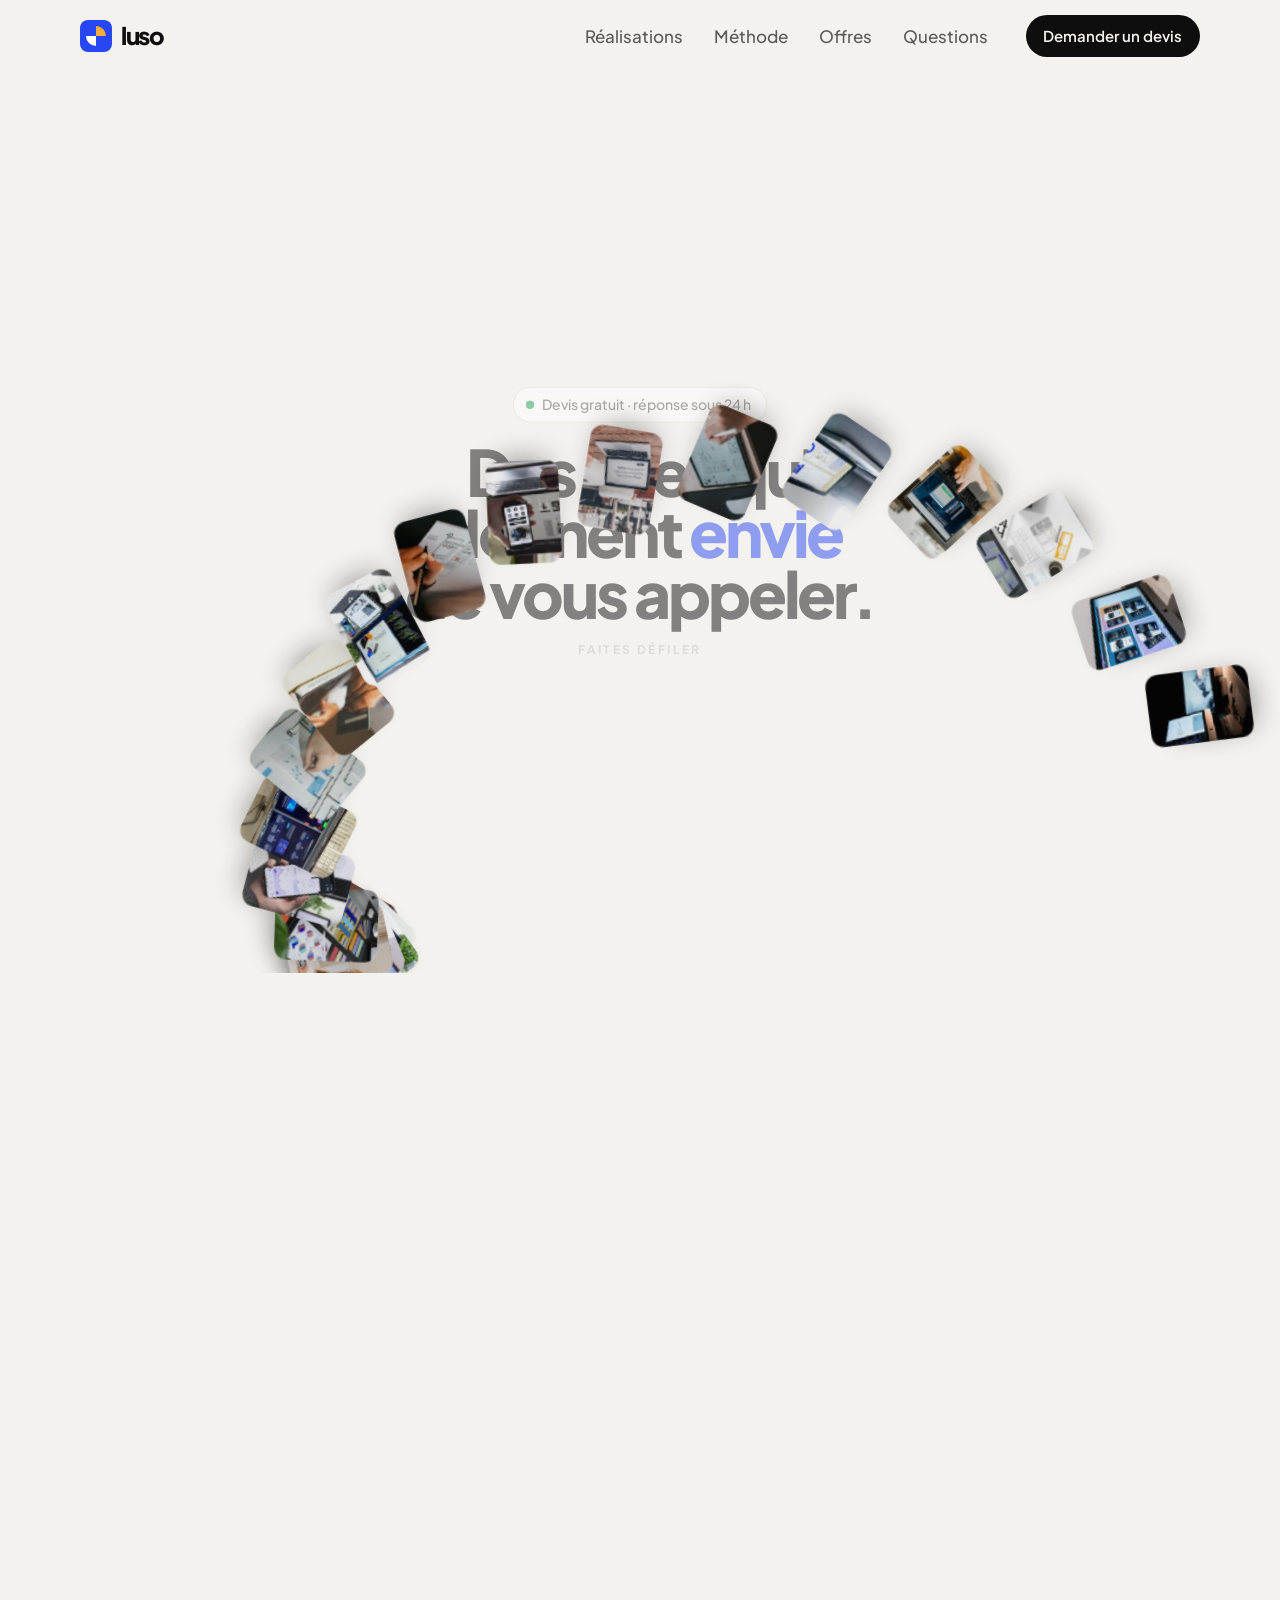
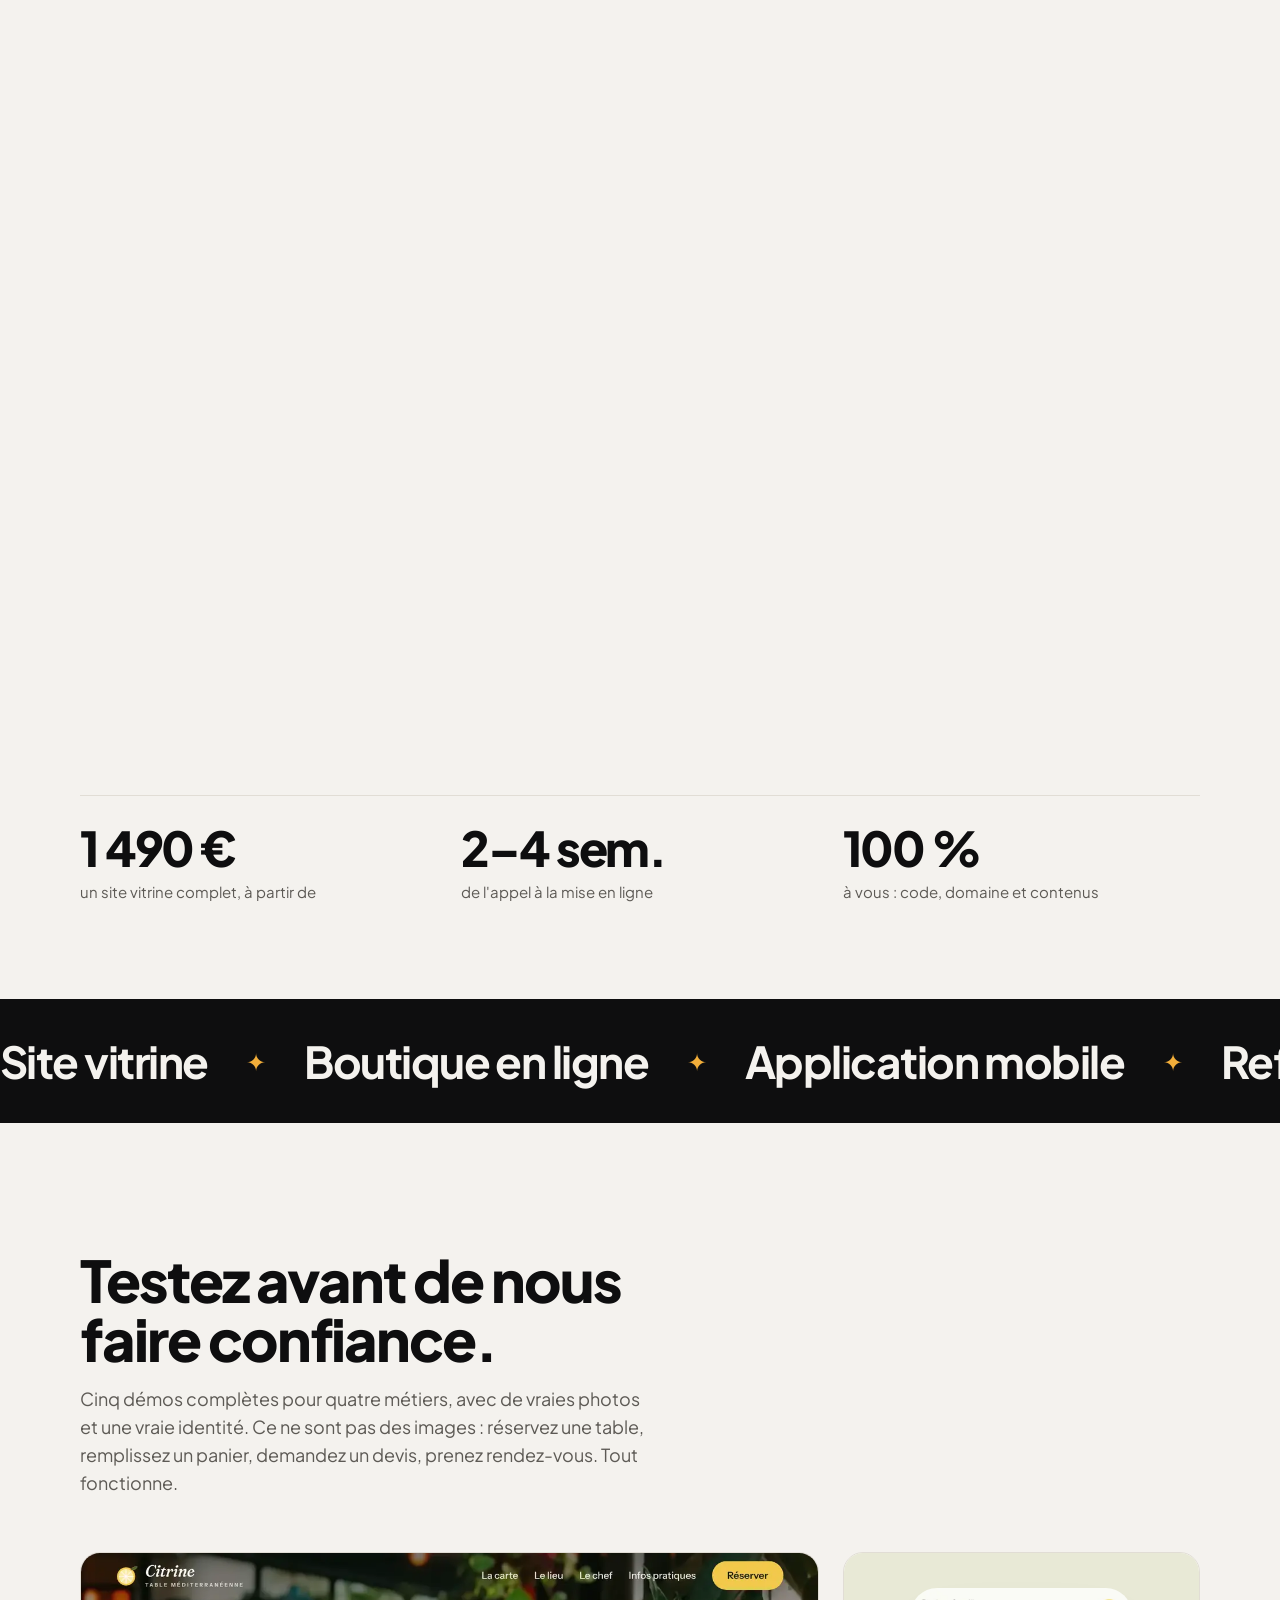
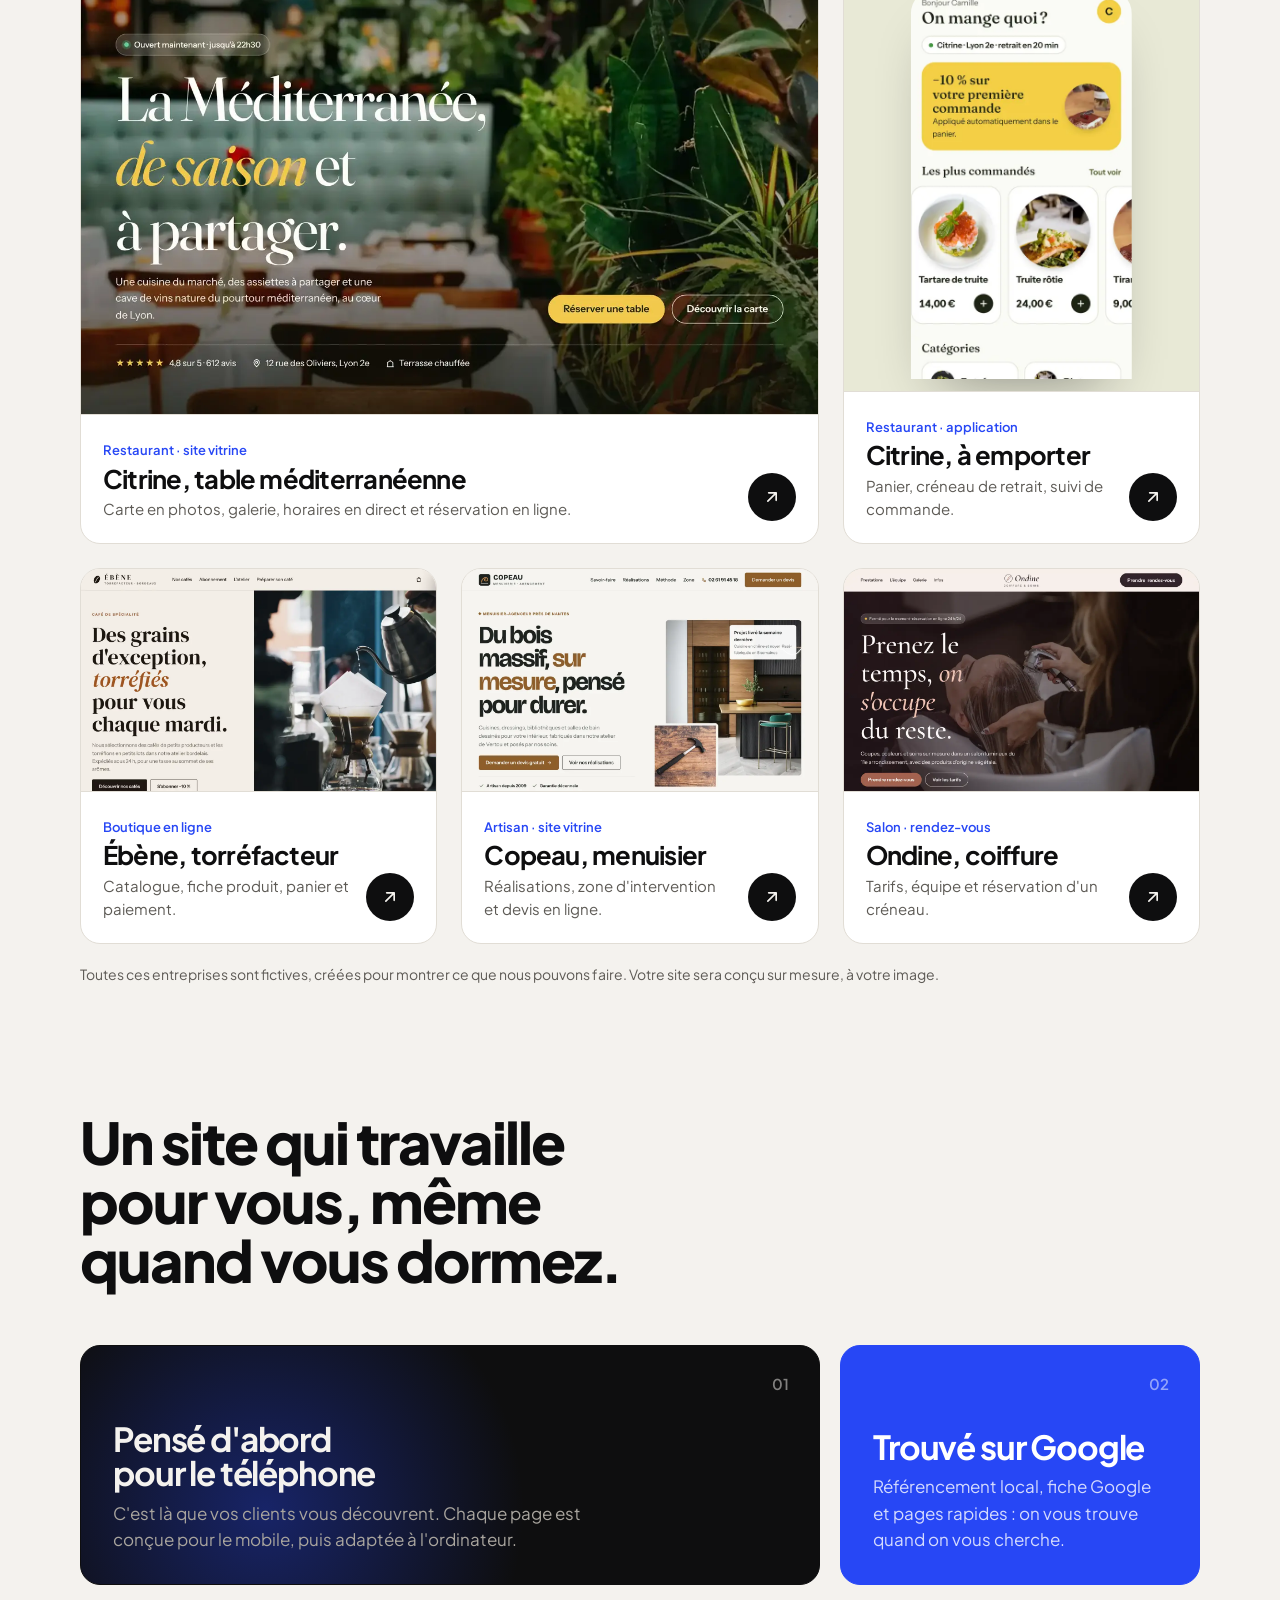
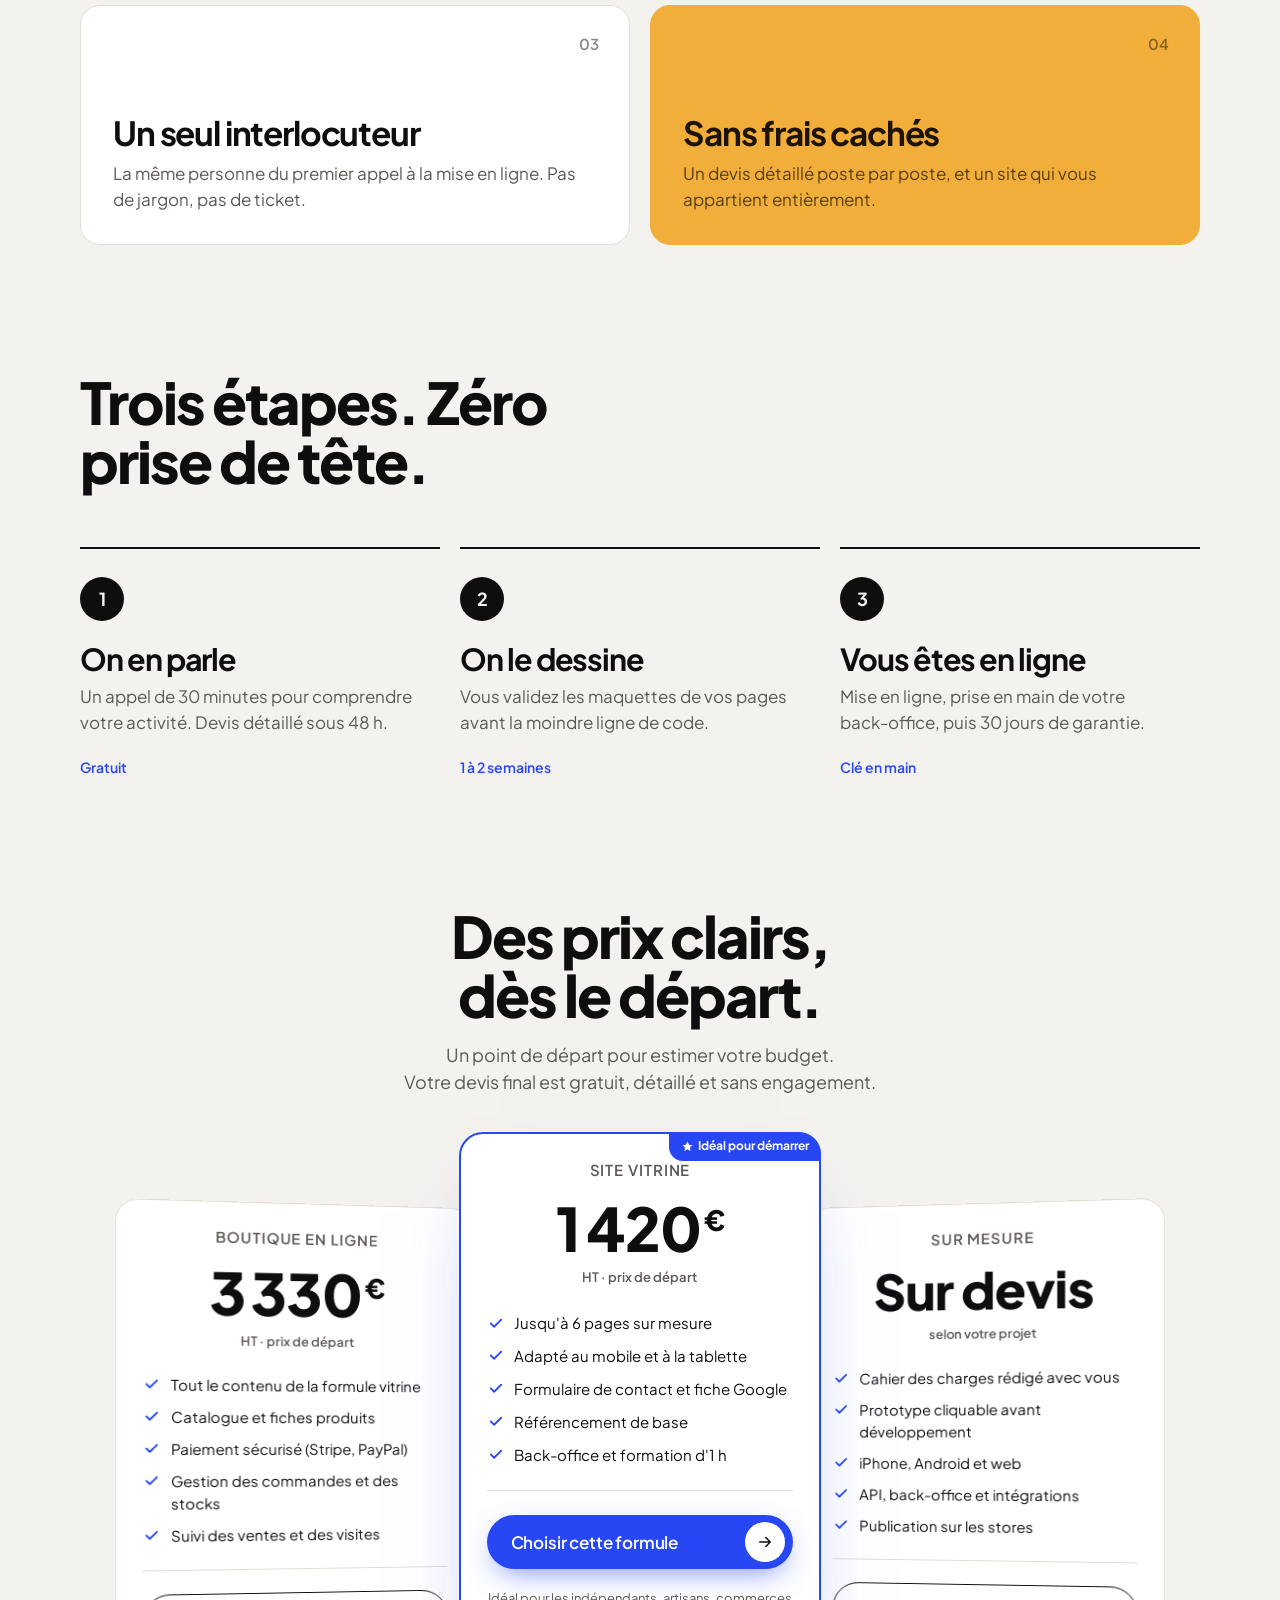
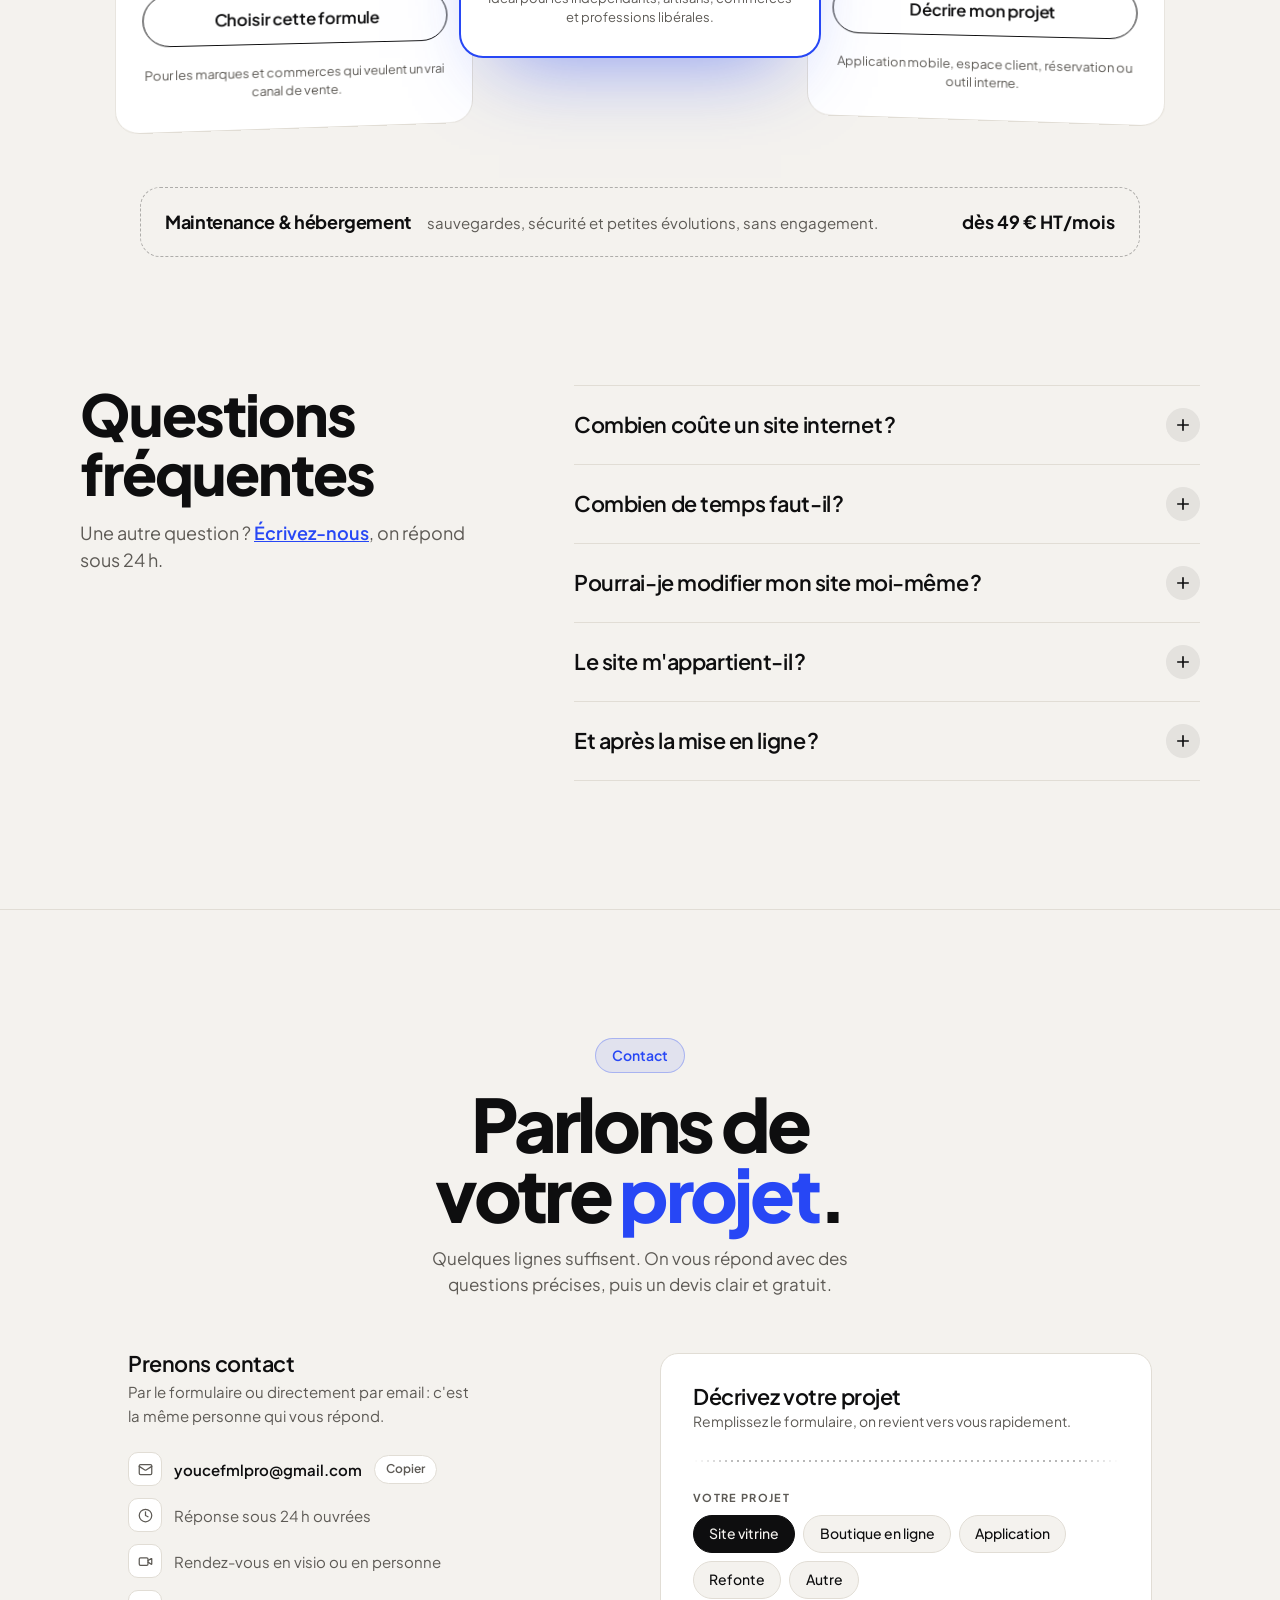
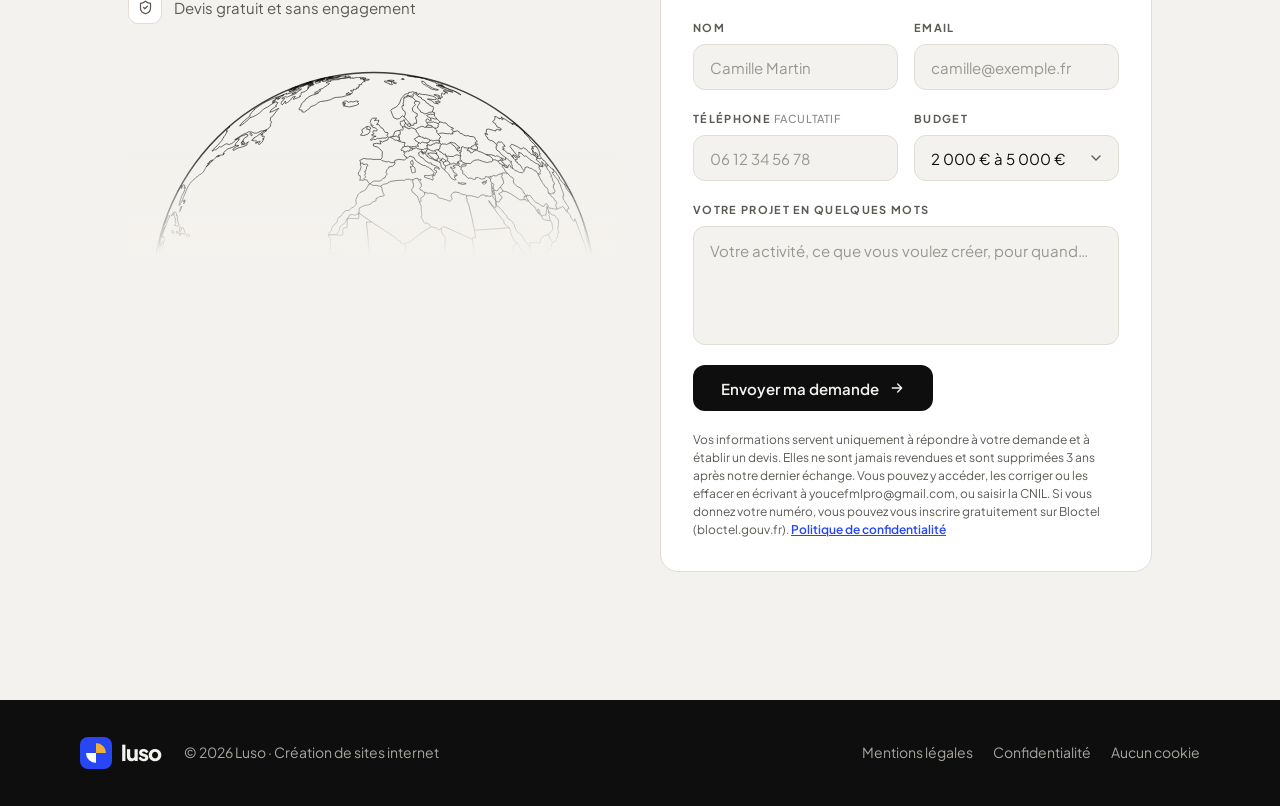
<file: index.html>
<!DOCTYPE html>
<html lang="fr">
<head>
<meta charset="utf-8">
<meta name="viewport" content="width=device-width, initial-scale=1, viewport-fit=cover">
<meta name="referrer" content="strict-origin-when-cross-origin">
<meta name="theme-color" content="#F4F2EE">
<title>Luso · Création de sites internet</title>
<meta name="description" content="Luso crée des sites vitrines, des boutiques en ligne et des applications sur mesure. Devis gratuit sous 48 h, site livré en 2 à 4 semaines.">
<meta http-equiv="Content-Security-Policy" content="default-src 'self'; script-src 'self' 'unsafe-inline'; style-src 'self' 'unsafe-inline'; img-src 'self' data:; font-src 'self'; connect-src 'self' https://api.web3forms.com; form-action 'self'; base-uri 'self'; object-src 'none'">
<link rel="canonical" href="https://youcefml-byte.github.io/Luso/">
<meta property="og:type" content="website">
<meta property="og:locale" content="fr_FR">
<meta property="og:site_name" content="Luso">
<meta property="og:url" content="https://youcefml-byte.github.io/Luso/">
<meta property="og:title" content="Luso · Des sites qui donnent envie de vous appeler">
<meta property="og:description" content="Sites vitrines, boutiques en ligne et applications sur mesure. Devis gratuit sous 48 h.">
<meta property="og:image" content="https://youcefml-byte.github.io/Luso/assets/img/og.jpg">
<meta property="og:image:width" content="1200">
<meta property="og:image:height" content="630">
<meta property="og:image:alt" content="Luso : des sites qui donnent envie de vous appeler. Devis gratuit.">
<meta name="twitter:card" content="summary_large_image">
<link rel="apple-touch-icon" href="apple-touch-icon.png">
<script type="application/ld+json">{"@context": "https://schema.org", "@type": "Organization", "name": "Luso", "url": "https://youcefml-byte.github.io/Luso/", "logo": "https://youcefml-byte.github.io/Luso/apple-touch-icon.png", "image": "https://youcefml-byte.github.io/Luso/assets/img/og.jpg", "email": "youcefmlpro@gmail.com", "description": "Création de sites vitrines, de boutiques en ligne et d'applications sur mesure pour les indépendants, commerces et PME.", "areaServed": {"@type": "Country", "name": "France"}, "contactPoint": {"@type": "ContactPoint", "contactType": "customer service", "email": "youcefmlpro@gmail.com", "availableLanguage": "French"}, "makesOffer": [{"@type": "Offer", "name": "Site vitrine", "priceSpecification": {"@type": "PriceSpecification", "minPrice": 1490, "priceCurrency": "EUR", "valueAddedTaxIncluded": false}}, {"@type": "Offer", "name": "Boutique en ligne", "priceSpecification": {"@type": "PriceSpecification", "minPrice": 3490, "priceCurrency": "EUR", "valueAddedTaxIncluded": false}}, {"@type": "Offer", "name": "Maintenance et hébergement", "priceSpecification": {"@type": "UnitPriceSpecification", "minPrice": 49, "priceCurrency": "EUR", "valueAddedTaxIncluded": false, "unitText": "mois"}}]}</script>
<link rel="icon" href="data:image/svg+xml,%3Csvg xmlns='http://www.w3.org/2000/svg' viewBox='0 0 32 32'%3E%3Crect width='32' height='32' rx='8' fill='%232747F5'/%3E%3Cpath d='M16 6a10 10 0 0 1 10 10H16z' fill='%23F2AE3A'/%3E%3Cpath d='M16 26A10 10 0 0 1 6 16h10z' fill='%23fff'/%3E%3C/svg%3E">
<link rel="preload" href="assets/fonts/plus-jakarta-sans-latin-wght-normal.woff2" as="font" type="font/woff2" crossorigin>
<link rel="stylesheet" href="assets/styles.css?v=202610222045">
<script>document.documentElement.classList.add("js");</script>
</head>
<body>
<a class="skip-link" href="#main">Aller au contenu</a>

<svg width="0" height="0" style="position:absolute" aria-hidden="true">
  <symbol id="i-arrow" viewBox="0 0 24 24" fill="none" stroke="currentColor" stroke-width="2" stroke-linecap="round" stroke-linejoin="round"><path d="M5 12h14M13 6l6 6-6 6"/></symbol>
  <symbol id="i-out" viewBox="0 0 24 24" fill="none" stroke="currentColor" stroke-width="2" stroke-linecap="round" stroke-linejoin="round"><path d="M7 17L17 7M8 7h9v9"/></symbol>
  <symbol id="i-check" viewBox="0 0 24 24" fill="none" stroke="currentColor" stroke-width="2.4" stroke-linecap="round" stroke-linejoin="round"><path d="M5 12.5l4.5 4.5L19 7.5"/></symbol>
  <symbol id="i-star" viewBox="0 0 24 24" fill="currentColor"><path d="M12 2.8l2.8 5.8 6.3.9-4.6 4.4 1.1 6.3L12 17.2l-5.6 3 1.1-6.3L2.9 9.5l6.3-.9z"/></symbol>
  <symbol id="i-plus" viewBox="0 0 24 24" fill="none" stroke="currentColor" stroke-width="2.2" stroke-linecap="round"><path d="M12 5v14M5 12h14"/></symbol>
</svg>

<header class="site-header" id="top">
  <div class="wrap header-inner">
    <a class="logo" href="#top" aria-label="Luso, retour en haut de page">
      <svg class="mark" viewBox="0 0 32 32" aria-hidden="true"><rect class="m-bg" width="32" height="32" rx="8"/><path class="m-a" d="M16 6a10 10 0 0 1 10 10H16z"/><path class="m-b" d="M16 26A10 10 0 0 1 6 16h10z"/></svg>
      luso
    </a>
    <nav class="nav" id="nav" aria-label="Navigation principale">
      <ul>
        <li><a href="#realisations">Réalisations</a></li>
        <li><a href="#methode">Méthode</a></li>
        <li><a href="#offres">Offres</a></li>
        <li><a href="#faq">Questions</a></li>
        <li class="nav-contact"><a href="#contact">Contact</a></li>
      </ul>
    </nav>
    <div class="header-actions">
      <a class="btn btn-dark btn-sm" href="#contact">Demander un devis</a>
      <button class="menu-toggle" id="menu-toggle" aria-expanded="false" aria-controls="nav" aria-label="Ouvrir le menu"><span></span><span></span></button>
    </div>
  </div>
</header>

<main id="main">
  <section class="morph" id="hero" aria-labelledby="hero-title">
    <div class="morph-stage">
      <div class="morph-intro">
        <p class="badge"><span class="dot" aria-hidden="true"></span>Devis gratuit · réponse sous 24&nbsp;h</p>
        <h1 id="hero-title">Des sites qui donnent <em>envie</em> de vous appeler.</h1>
        <p class="morph-hint" aria-hidden="true">Faites défiler</p>
      </div>
      <div class="morph-content">
        <p class="morph-kicker">Sites vitrines · Boutiques en ligne · Applications</p>
        <h2 class="morph-title">Votre activité mérite un site <em>à sa hauteur</em>.</h2>
        <p class="morph-lead">Beaux sur mobile, rapides, pensés pour vous apporter des clients. En ligne en 2 à 4 semaines.</p>
        <div class="hero-cta">
          <a class="btn btn-brand" href="#contact">Lancer mon projet <span class="btn-ico"><svg aria-hidden="true"><use href="#i-arrow"/></svg></span></a>
          <a class="link-arrow" href="#realisations">Voir les réalisations</a>
        </div>
      </div>
      <div class="morph-cards" aria-hidden="true">
        <div class="mcard"><div class="mcard-in"><div class="mcard-front"><img data-src="assets/img/hero/01.webp" width="216" height="306" alt="" decoding="async"></div><div class="mcard-back"><small>Luso</small><b>Référencement</b></div></div></div>
        <div class="mcard"><div class="mcard-in"><div class="mcard-front"><img data-src="assets/img/hero/02.webp" width="216" height="306" alt="" decoding="async"></div><div class="mcard-back"><small>Luso</small><b>Maquettes</b></div></div></div>
        <div class="mcard"><div class="mcard-in"><div class="mcard-front"><img data-src="assets/img/hero/03.webp" width="216" height="306" alt="" decoding="async"></div><div class="mcard-back"><small>Luso</small><b>Application</b></div></div></div>
        <div class="mcard"><div class="mcard-in"><div class="mcard-front"><img data-src="assets/img/hero/04.webp" width="216" height="306" alt="" decoding="async"></div><div class="mcard-back"><small>Luso</small><b>Site vitrine</b></div></div></div>
        <div class="mcard"><div class="mcard-in"><div class="mcard-front"><img data-src="assets/img/hero/05.webp" width="216" height="306" alt="" decoding="async"></div><div class="mcard-back"><small>Luso</small><b>Boutique en ligne</b></div></div></div>
        <div class="mcard"><div class="mcard-in"><div class="mcard-front"><img data-src="assets/img/hero/06.webp" width="216" height="306" alt="" decoding="async"></div><div class="mcard-back"><small>Luso</small><b>Identité visuelle</b></div></div></div>
        <div class="mcard"><div class="mcard-in"><div class="mcard-front"><img data-src="assets/img/hero/07.webp" width="216" height="306" alt="" decoding="async"></div><div class="mcard-back"><small>Luso</small><b>Application mobile</b></div></div></div>
        <div class="mcard"><div class="mcard-in"><div class="mcard-front"><img data-src="assets/img/hero/08.webp" width="216" height="306" alt="" decoding="async"></div><div class="mcard-back"><small>Luso</small><b>Site vitrine</b></div></div></div>
        <div class="mcard"><div class="mcard-in"><div class="mcard-front"><img data-src="assets/img/hero/09.webp" width="216" height="306" alt="" decoding="async"></div><div class="mcard-back"><small>Luso</small><b>Parcours client</b></div></div></div>
        <div class="mcard"><div class="mcard-in"><div class="mcard-front"><img data-src="assets/img/hero/10.webp" width="216" height="306" alt="" decoding="async"></div><div class="mcard-back"><small>Luso</small><b>Paiement en ligne</b></div></div></div>
        <div class="mcard"><div class="mcard-in"><div class="mcard-front"><img data-src="assets/img/hero/11.webp" width="216" height="306" alt="" decoding="async"></div><div class="mcard-back"><small>Luso</small><b>Responsive</b></div></div></div>
        <div class="mcard"><div class="mcard-in"><div class="mcard-front"><img data-src="assets/img/hero/12.webp" width="216" height="306" alt="" decoding="async"></div><div class="mcard-back"><small>Luso</small><b>Maquettes</b></div></div></div>
        <div class="mcard"><div class="mcard-in"><div class="mcard-front"><img data-src="assets/img/hero/13.webp" width="216" height="306" alt="" decoding="async"></div><div class="mcard-back"><small>Luso</small><b>Boutique mobile</b></div></div></div>
        <div class="mcard"><div class="mcard-in"><div class="mcard-front"><img data-src="assets/img/hero/14.webp" width="216" height="306" alt="" decoding="async"></div><div class="mcard-back"><small>Luso</small><b>Site vitrine</b></div></div></div>
        <div class="mcard"><div class="mcard-in"><div class="mcard-front"><img data-src="assets/img/hero/15.webp" width="216" height="306" alt="" decoding="async"></div><div class="mcard-back"><small>Luso</small><b>Prototype</b></div></div></div>
        <div class="mcard"><div class="mcard-in"><div class="mcard-front"><img data-src="assets/img/hero/16.webp" width="216" height="306" alt="" decoding="async"></div><div class="mcard-back"><small>Luso</small><b>Tableau de bord</b></div></div></div>
        <div class="mcard"><div class="mcard-in"><div class="mcard-front"><img data-src="assets/img/hero/17.webp" width="216" height="306" alt="" decoding="async"></div><div class="mcard-back"><small>Luso</small><b>Landing page</b></div></div></div>
        <div class="mcard"><div class="mcard-in"><div class="mcard-front"><img data-src="assets/img/hero/18.webp" width="216" height="306" alt="" decoding="async"></div><div class="mcard-back"><small>Luso</small><b>Design mobile</b></div></div></div>
        <div class="mcard"><div class="mcard-in"><div class="mcard-front"><img data-src="assets/img/hero/19.webp" width="216" height="306" alt="" decoding="async"></div><div class="mcard-back"><small>Luso</small><b>Design UI</b></div></div></div>
        <div class="mcard"><div class="mcard-in"><div class="mcard-front"><img data-src="assets/img/hero/20.webp" width="216" height="306" alt="" decoding="async"></div><div class="mcard-back"><small>Luso</small><b>Site vitrine</b></div></div></div>
      </div>
    </div>
  </section>

  <div class="wrap hero-facts">
    <ul class="facts" data-reveal>
      <li><strong>1&nbsp;490&nbsp;€</strong><span>un site vitrine complet, à partir de</span></li>
      <li><strong>2–4 sem.</strong><span>de l'appel à la mise en ligne</span></li>
      <li><strong>100&nbsp;%</strong><span>à vous&nbsp;: code, domaine et contenus</span></li>
    </ul>
  </div>

  <div class="marquee" aria-hidden="true">
    <div class="marquee-track">
      <span>Site vitrine</span><i>✦</i><span>Boutique en ligne</span><i>✦</i><span>Application mobile</span><i>✦</i><span>Refonte</span><i>✦</i><span>Référencement Google</span><i>✦</i><span>Maintenance</span><i>✦</i>
      <span>Site vitrine</span><i>✦</i><span>Boutique en ligne</span><i>✦</i><span>Application mobile</span><i>✦</i><span>Refonte</span><i>✦</i><span>Référencement Google</span><i>✦</i><span>Maintenance</span><i>✦</i>
    </div>
  </div>

  <section class="section" id="realisations" aria-labelledby="work-title">
    <div class="wrap">
      <div class="head" data-reveal>
        <h2 id="work-title">Testez avant de nous faire confiance.</h2>
        <p>Cinq démos complètes pour quatre métiers, avec de vraies photos et une vraie identité. Ce ne sont pas des images&nbsp;: réservez une table, remplissez un panier, demandez un devis, prenez rendez-vous. Tout fonctionne.</p>
      </div>
      <div class="work">
        <a class="work-card wc-wide" href="demos/citrine-site.html" data-reveal>
          <div class="work-media"><img src="assets/img/demo-citrine.webp" width="1280" height="800" alt="" loading="lazy"></div>
          <div class="work-info">
            <div><span class="tag">Restaurant · site vitrine</span><h3>Citrine, table méditerranéenne</h3><p>Carte en photos, galerie, horaires en direct et réservation en ligne.</p></div>
            <span class="round-ico" aria-hidden="true"><svg><use href="#i-out"/></svg></span>
          </div>
        </a>
        <a class="work-card wc-app" href="demos/citrine-app.html" data-reveal>
          <div class="work-media"><img src="assets/img/citrine-app.webp" width="480" height="852" alt="" loading="lazy"></div>
          <div class="work-info">
            <div><span class="tag">Restaurant · application</span><h3>Citrine, à emporter</h3><p>Panier, créneau de retrait, suivi de commande.</p></div>
            <span class="round-ico" aria-hidden="true"><svg><use href="#i-out"/></svg></span>
          </div>
        </a>
        <a class="work-card wc-third" href="demos/ebene-boutique.html" data-reveal>
          <div class="work-media"><img src="assets/img/demo-ebene.webp" width="1280" height="800" alt="" loading="lazy"></div>
          <div class="work-info">
            <div><span class="tag">Boutique en ligne</span><h3>Ébène, torréfacteur</h3><p>Catalogue, fiche produit, panier et paiement.</p></div>
            <span class="round-ico" aria-hidden="true"><svg><use href="#i-out"/></svg></span>
          </div>
        </a>
        <a class="work-card wc-third" href="demos/copeau-menuiserie.html" data-reveal>
          <div class="work-media"><img src="assets/img/demo-copeau.webp" width="1280" height="800" alt="" loading="lazy"></div>
          <div class="work-info">
            <div><span class="tag">Artisan · site vitrine</span><h3>Copeau, menuisier</h3><p>Réalisations, zone d'intervention et devis en ligne.</p></div>
            <span class="round-ico" aria-hidden="true"><svg><use href="#i-out"/></svg></span>
          </div>
        </a>
        <a class="work-card wc-third" href="demos/ondine-coiffure.html" data-reveal>
          <div class="work-media"><img src="assets/img/demo-ondine.webp" width="1280" height="800" alt="" loading="lazy"></div>
          <div class="work-info">
            <div><span class="tag">Salon · rendez-vous</span><h3>Ondine, coiffure</h3><p>Tarifs, équipe et réservation d'un créneau.</p></div>
            <span class="round-ico" aria-hidden="true"><svg><use href="#i-out"/></svg></span>
          </div>
        </a>
      </div>
      <p class="work-note" data-reveal>Toutes ces entreprises sont fictives, créées pour montrer ce que nous pouvons faire. Votre site sera conçu sur mesure, à votre image.</p>
    </div>
  </section>

  <section class="section section-tight" aria-labelledby="why-title">
    <div class="wrap">
      <div class="head" data-reveal>
        <h2 id="why-title">Un site qui travaille pour vous, même quand vous dormez.</h2>
      </div>
      <div class="bento">
        <article class="tile tile-dark" data-reveal>
          <span class="tile-num">01</span>
          <h3>Pensé d'abord pour le téléphone</h3>
          <p>C'est là que vos clients vous découvrent. Chaque page est conçue pour le mobile, puis adaptée à l'ordinateur.</p>
        </article>
        <article class="tile tile-brand" data-reveal>
          <span class="tile-num">02</span>
          <h3>Trouvé sur Google</h3>
          <p>Référencement local, fiche Google et pages rapides&nbsp;: on vous trouve quand on vous cherche.</p>
        </article>
        <article class="tile" data-reveal>
          <span class="tile-num">03</span>
          <h3>Un seul interlocuteur</h3>
          <p>La même personne du premier appel à la mise en ligne. Pas de jargon, pas de ticket.</p>
        </article>
        <article class="tile tile-sun" data-reveal>
          <span class="tile-num">04</span>
          <h3>Sans frais cachés</h3>
          <p>Un devis détaillé poste par poste, et un site qui vous appartient entièrement.</p>
        </article>
      </div>
    </div>
  </section>

  <section class="section section-tight" id="methode" aria-labelledby="method-title">
    <div class="wrap">
      <div class="head" data-reveal>
        <h2 id="method-title">Trois étapes. Zéro prise de tête.</h2>
      </div>
      <ol class="steps">
        <li data-reveal><span class="step-n">1</span><h3>On en parle</h3><p>Un appel de 30&nbsp;minutes pour comprendre votre activité. Devis détaillé sous 48&nbsp;h.</p><small>Gratuit</small></li>
        <li data-reveal><span class="step-n">2</span><h3>On le dessine</h3><p>Vous validez les maquettes de vos pages avant la moindre ligne de code.</p><small>1 à 2 semaines</small></li>
        <li data-reveal><span class="step-n">3</span><h3>Vous êtes en ligne</h3><p>Mise en ligne, prise en main de votre back-office, puis 30&nbsp;jours de garantie.</p><small>Clé en main</small></li>
      </ol>
    </div>
  </section>

  <section class="section section-tight" id="offres" aria-labelledby="offers-title">
    <div class="wrap">
      <div class="head head-center" data-reveal>
        <h2 id="offers-title">Des prix clairs, dès le départ.</h2>
        <p>Un point de départ pour estimer votre budget.<br>Votre devis final est gratuit, détaillé et sans engagement.</p>
      </div>
      <div class="pricing">
        <article class="pc pc-0" data-reveal>
          <h3 class="pc-name">Boutique en ligne</h3>
          <p class="pc-price"><span class="price-num" data-count="3490">3&#8239;490</span><span class="price-cur">€</span></p>
          <span class="price-period">HT · prix de départ</span>
          <ul class="pc-feats">
            <li><svg aria-hidden="true"><use href="#i-check"/></svg><span>Tout le contenu de la formule vitrine</span></li>
            <li><svg aria-hidden="true"><use href="#i-check"/></svg><span>Catalogue et fiches produits</span></li>
            <li><svg aria-hidden="true"><use href="#i-check"/></svg><span>Paiement sécurisé (Stripe, PayPal)</span></li>
            <li><svg aria-hidden="true"><use href="#i-check"/></svg><span>Gestion des commandes et des stocks</span></li>
            <li><svg aria-hidden="true"><use href="#i-check"/></svg><span>Suivi des ventes et des visites</span></li>
          </ul>
          <hr>
          <a class="btn btn-line" href="#contact" data-plan="Boutique en ligne">Choisir cette formule</a>
          <p class="pc-desc">Pour les marques et commerces qui veulent un vrai canal de vente.</p>
        </article>
        <article class="pc pc-1 pc-popular" data-reveal>
          <span class="pc-flag"><svg aria-hidden="true"><use href="#i-star"/></svg>Idéal pour démarrer</span>
          <h3 class="pc-name">Site vitrine</h3>
          <p class="pc-price"><span class="price-num" data-count="1490">1&#8239;490</span><span class="price-cur">€</span></p>
          <span class="price-period">HT · prix de départ</span>
          <ul class="pc-feats">
            <li><svg aria-hidden="true"><use href="#i-check"/></svg><span>Jusqu'à 6 pages sur mesure</span></li>
            <li><svg aria-hidden="true"><use href="#i-check"/></svg><span>Adapté au mobile et à la tablette</span></li>
            <li><svg aria-hidden="true"><use href="#i-check"/></svg><span>Formulaire de contact et fiche Google</span></li>
            <li><svg aria-hidden="true"><use href="#i-check"/></svg><span>Référencement de base</span></li>
            <li><svg aria-hidden="true"><use href="#i-check"/></svg><span>Back-office et formation d'1&nbsp;h</span></li>
          </ul>
          <hr>
          <a class="btn btn-brand" href="#contact" data-plan="Site vitrine">Choisir cette formule <span class="btn-ico"><svg aria-hidden="true"><use href="#i-arrow"/></svg></span></a>
          <p class="pc-desc">Idéal pour les indépendants, artisans, commerces et professions libérales.</p>
        </article>
        <article class="pc pc-2" data-reveal>
          <h3 class="pc-name">Sur mesure</h3>
          <p class="pc-price"><span class="price-num">Sur devis</span></p>
          <span class="price-period">selon votre projet</span>
          <ul class="pc-feats">
            <li><svg aria-hidden="true"><use href="#i-check"/></svg><span>Cahier des charges rédigé avec vous</span></li>
            <li><svg aria-hidden="true"><use href="#i-check"/></svg><span>Prototype cliquable avant développement</span></li>
            <li><svg aria-hidden="true"><use href="#i-check"/></svg><span>iPhone, Android et web</span></li>
            <li><svg aria-hidden="true"><use href="#i-check"/></svg><span>API, back-office et intégrations</span></li>
            <li><svg aria-hidden="true"><use href="#i-check"/></svg><span>Publication sur les stores</span></li>
          </ul>
          <hr>
          <a class="btn btn-line" href="#contact" data-plan="Application">Décrire mon projet</a>
          <p class="pc-desc">Application mobile, espace client, réservation ou outil interne.</p>
        </article>
      </div>
      <p class="care" data-reveal><strong>Maintenance &amp; hébergement</strong> sauvegardes, sécurité et petites évolutions, sans engagement. <b>dès 49&nbsp;€&nbsp;HT/mois</b></p>
    </div>
  </section>

  <section class="section section-tight" id="faq" aria-labelledby="faq-title">
    <div class="wrap faq-grid">
      <div class="head" data-reveal>
        <h2 id="faq-title">Questions fréquentes</h2>
        <p>Une autre question&nbsp;? <a href="#contact">Écrivez-nous</a>, on répond sous 24&nbsp;h.</p>
      </div>
      <div class="faq" data-reveal>
        <details>
          <summary>Combien coûte un site internet&#8239;?<svg aria-hidden="true"><use href="#i-plus"/></svg></summary>
          <p>Un site vitrine démarre à 1&nbsp;490&nbsp;€ HT et une boutique en ligne à 3&nbsp;490&nbsp;€ HT. Après un premier échange, vous recevez sous 48&nbsp;h un devis gratuit, détaillé poste par poste.</p>
        </details>
        <details>
          <summary>Combien de temps faut-il&#8239;?<svg aria-hidden="true"><use href="#i-plus"/></svg></summary>
          <p>2 à 4 semaines pour un site vitrine, 4 à 8 semaines pour une boutique en ligne, 8 à 16 semaines pour une application. Le planning daté figure dans le devis.</p>
        </details>
        <details>
          <summary>Pourrai-je modifier mon site moi-même&#8239;?<svg aria-hidden="true"><use href="#i-plus"/></svg></summary>
          <p>Oui. Votre site est livré avec un back-office simple pour changer textes, photos et produits, et on vous montre comment l'utiliser.</p>
        </details>
        <details>
          <summary>Le site m'appartient-il&#8239;?<svg aria-hidden="true"><use href="#i-plus"/></svg></summary>
          <p>Oui. Code source, nom de domaine et contenus sont à votre nom. Vous restez libre de changer de prestataire quand vous voulez.</p>
        </details>
        <details>
          <summary>Et après la mise en ligne&#8239;?<svg aria-hidden="true"><use href="#i-plus"/></svg></summary>
          <p>Vous avez 30 jours de garantie pour toute correction. Ensuite, la maintenance (dès 49&nbsp;€ HT/mois) s'occupe de l'hébergement, de la sécurité et des évolutions.</p>
        </details>
      </div>
    </div>
  </section>

  <section class="contact" id="contact" aria-labelledby="contact-title">
    <div class="wrap">
      <div class="contact-head">
        <span class="contact-pill" data-reveal>Contact</span>
        <h2 id="contact-title" data-reveal style="transition-delay:.15s">Parlons de votre <em>projet</em>.</h2>
        <p data-reveal style="transition-delay:.3s">Quelques lignes suffisent. On vous répond avec des questions précises, puis un devis clair et gratuit.</p>
      </div>

      <div class="contact-grid">
        <div class="contact-info" data-reveal style="transition-delay:.2s">
          <div>
            <h3>Prenons contact</h3>
            <p>Par le formulaire ou directement par email&#8239;: c'est la même personne qui vous répond.</p>
          </div>
          <ul class="contact-links">
            <li class="cl-reveal" style="transition-delay:.3s">
              <a href="mailto:youcefmlpro@gmail.com" id="mail-link"><span class="cl-ico"><svg viewBox="0 0 24 24" aria-hidden="true"><rect width="20" height="16" x="2" y="4" rx="2"/><path d="m22 7-8.97 5.7a1.94 1.94 0 0 1-2.06 0L2 7"/></svg></span>youcefmlpro@gmail.com</a>
              <button type="button" id="copy-mail">Copier</button>
            </li>
            <li class="cl-reveal" style="transition-delay:.4s"><span class="cl-ico"><svg viewBox="0 0 24 24" aria-hidden="true"><circle cx="12" cy="12" r="10"/><path d="M12 6v6l4 2"/></svg></span>Réponse sous 24&nbsp;h ouvrées</li>
            <li class="cl-reveal" style="transition-delay:.5s"><span class="cl-ico"><svg viewBox="0 0 24 24" aria-hidden="true"><path d="m16 13 5.223 3.482a.5.5 0 0 0 .777-.416V7.87a.5.5 0 0 0-.752-.432L16 10.5"/><rect x="2" y="6" width="14" height="12" rx="2"/></svg></span>Rendez-vous en visio ou en personne</li>
            <li class="cl-reveal" style="transition-delay:.6s"><span class="cl-ico"><svg viewBox="0 0 24 24" aria-hidden="true"><path d="M20 13c0 5-3.5 7.5-7.66 8.95a1 1 0 0 1-.67-.01C7.5 20.5 4 18 4 13V6a1 1 0 0 1 1-1c2 0 4.5-1.2 6.24-2.72a1.17 1.17 0 0 1 1.52 0C14.51 3.81 17 5 19 5a1 1 0 0 1 1 1z"/><path d="m9 12 2 2 4-4"/></svg></span>Devis gratuit et sans engagement</li>
          </ul>
          <div class="globe" aria-hidden="true">
            <canvas id="globe"></canvas>
          </div>
        </div>

        <form class="form" id="quote-form" action="contact.php" method="post" novalidate data-reveal style="transition-delay:.35s">
          <div class="form-head">
            <h3>Décrivez votre projet</h3>
            <p>Remplissez le formulaire, on revient vers vous rapidement.</p>
          </div>
          <div class="form-dots" aria-hidden="true"></div>
          <div class="hp" aria-hidden="true">
            <label for="f-website">Ne pas remplir ce champ</label>
            <input id="f-website" name="website" type="text" tabindex="-1" autocomplete="off">
          </div>
          <fieldset class="chips">
            <legend>Votre projet</legend>
            <label class="chip"><input type="radio" name="project" id="p-vitrine" value="Site vitrine" checked><span>Site vitrine</span></label>
            <label class="chip"><input type="radio" name="project" id="p-shop" value="Boutique en ligne"><span>Boutique en ligne</span></label>
            <label class="chip"><input type="radio" name="project" id="p-app" value="Application"><span>Application</span></label>
            <label class="chip"><input type="radio" name="project" id="p-redo" value="Refonte de site"><span>Refonte</span></label>
            <label class="chip"><input type="radio" name="project" id="p-other" value="Autre"><span>Autre</span></label>
          </fieldset>
          <div class="form-row">
            <div class="field">
              <label for="f-name">Nom</label>
              <input id="f-name" name="name" type="text" autocomplete="name" required placeholder="Camille Martin">
            </div>
            <div class="field">
              <label for="f-email">Email</label>
              <input id="f-email" name="email" type="email" autocomplete="email" required placeholder="camille@exemple.fr">
            </div>
          </div>
          <div class="form-row">
            <div class="field">
              <label for="f-phone">Téléphone <small>facultatif</small></label>
              <input id="f-phone" name="phone" type="tel" autocomplete="tel" placeholder="06 12 34 56 78">
            </div>
            <div class="field">
              <label for="f-budget">Budget</label>
              <select id="f-budget" name="budget">
                <option>Moins de 2 000 €</option>
                <option selected>2 000 € à 5 000 €</option>
                <option>5 000 € à 15 000 €</option>
                <option>Plus de 15 000 €</option>
                <option>Je ne sais pas encore</option>
              </select>
            </div>
          </div>
          <div class="field">
            <label for="f-message">Votre projet en quelques mots</label>
            <textarea id="f-message" name="message" rows="4" required placeholder="Votre activité, ce que vous voulez créer, pour quand…"></textarea>
          </div>
          <button class="btn-submit" type="submit">Envoyer ma demande <svg aria-hidden="true"><use href="#i-arrow"/></svg></button>
          <p class="form-status" id="form-status" role="status" aria-live="polite"></p>
          <p class="form-notice">
            Vos informations servent uniquement à répondre à votre demande et à établir un devis. Elles ne sont jamais revendues et sont supprimées 3 ans après notre dernier échange. Vous pouvez y accéder, les corriger ou les effacer en écrivant à youcefmlpro@gmail.com, ou saisir la CNIL. Si vous donnez votre numéro, vous pouvez vous inscrire gratuitement sur Bloctel (bloctel.gouv.fr).
            <a href="confidentialite.html">Politique de confidentialité</a>
          </p>
        </form>
      </div>
    </div>
  </section>
</main>

<footer class="footer">
  <div class="wrap">
    <div class="legal">
      <a class="logo" href="#top" aria-label="Luso, retour en haut de page">
        <svg class="mark" viewBox="0 0 32 32" aria-hidden="true"><rect class="m-bg" width="32" height="32" rx="8"/><path class="m-a" d="M16 6a10 10 0 0 1 10 10H16z"/><path class="m-b" d="M16 26A10 10 0 0 1 6 16h10z"/></svg>
        luso
      </a>
      <span>© <span id="year">2026</span> Luso · Création de sites internet</span>
      <ul class="legal-links">
        <li><a href="mentions-legales.html">Mentions légales</a></li>
        <li><a href="confidentialite.html">Confidentialité</a></li>
        <li><a href="confidentialite.html#cookies">Aucun cookie</a></li>
      </ul>
    </div>
  </div>
</footer>

<a class="sticky-cta" id="sticky-cta" href="#contact">Demander un devis gratuit <span class="btn-ico"><svg aria-hidden="true"><use href="#i-arrow"/></svg></span></a>

<script>
(function () {
  var CONTACT_EMAIL = "youcefmlpro@gmail.com";
  // Clé d'accès Web3Forms (web3forms.com) : les demandes arrivent par email même sur GitHub Pages.
  // Cette clé est publique par conception. Laissée vide, le formulaire passe par contact.php.
  var WEB3FORMS_KEY = "01e3d346-2427-4af7-9282-eb4b5d6f8e2e";

  // Menu mobile
  var toggle = document.getElementById("menu-toggle");
  var nav = document.getElementById("nav");
  function setMenu(open) {
    document.body.classList.toggle("menu-open", open);
    toggle.setAttribute("aria-expanded", String(open));
    toggle.setAttribute("aria-label", open ? "Fermer le menu" : "Ouvrir le menu");
  }
  toggle.addEventListener("click", function () { setMenu(!document.body.classList.contains("menu-open")); });
  nav.addEventListener("click", function (e) { if (e.target.closest("a")) setMenu(false); });
  document.addEventListener("keydown", function (e) { if (e.key === "Escape") setMenu(false); });

  // En-tête au défilement, et bouton de devis collant sur mobile (masqué sur le héros et le contact)
  var header = document.querySelector(".site-header");
  var sticky = document.getElementById("sticky-cta");
  var hero = document.querySelector(".hero-cta");
  var contact = document.getElementById("contact");
  function onScroll() {
    header.classList.toggle("scrolled", window.scrollY > 8);
    var pastHero = hero.getBoundingClientRect().bottom < 0;
    var atContact = contact.getBoundingClientRect().top < window.innerHeight * 0.9;
    sticky.classList.toggle("show", pastHero && !atContact);
  }
  window.addEventListener("scroll", onScroll, { passive: true });
  onScroll();

  // Prix qui défilent jusqu'à leur valeur à l'apparition de la carte
  var reduceMotion = window.matchMedia("(prefers-reduced-motion: reduce)").matches;
  function countUp(el) {
    var target = Number(el.getAttribute("data-count"));
    var start = null;
    function fmt(n) { return String(n).replace(/\B(?=(\d{3})+(?!\d))/g, " "); }
    function frame(t) {
      if (start === null) start = t;
      var p = Math.min((t - start) / 1400, 1);
      el.textContent = fmt(Math.round(target * (1 - Math.pow(1 - p, 4)) / 10) * 10);
      if (p < 1) requestAnimationFrame(frame); else el.textContent = fmt(target);
    }
    el.textContent = fmt(0);
    setTimeout(function () { requestAnimationFrame(frame); }, 350);
  }

  // Apparition des blocs au défilement
  var items = document.querySelectorAll("[data-reveal]");
  if ("IntersectionObserver" in window) {
    var io = new IntersectionObserver(function (entries) {
      entries.forEach(function (en) {
        if (!en.isIntersecting) return;
        en.target.classList.add("in");
        io.unobserve(en.target);
        var num = en.target.querySelector("[data-count]");
        if (num && !reduceMotion) countUp(num);
      });
    }, { rootMargin: "0px 0px -8% 0px" });
    items.forEach(function (el) { io.observe(el); });
  } else {
    items.forEach(function (el) { el.classList.add("in"); });
  }

  // Héros « scroll-morph » : vrac → ligne → cercle, puis arc piloté par le défilement de la page
  (function () {
    var section = document.getElementById("hero");
    var stage = section.querySelector(".morph-stage");
    var intro = section.querySelector(".morph-intro");
    var title = intro.querySelector("h1");
    var hint = intro.querySelector(".morph-hint");
    var content = section.querySelector(".morph-content");
    var cards = Array.prototype.slice.call(section.querySelectorAll(".mcard"));
    // Les photos se chargent après le premier affichage, pour ne pas retarder le titre et la police
    requestAnimationFrame(function () {
      setTimeout(function () {
        section.querySelectorAll("img[data-src]").forEach(function (img) { img.src = img.getAttribute("data-src"); });
      }, 0);
    });
    var N = cards.length;
    var W = stage.clientWidth, H = stage.clientHeight;
    var phase = reduceMotion ? "circle" : "scatter";
    var introFade = reduceMotion ? 1 : 0;
    var finePointer = window.matchMedia("(pointer: fine)").matches;

    function clamp(v, a, b) { return Math.min(Math.max(v, a), b); }
    function lerp(a, b, t) { return a * (1 - t) + b * t; }
    // Ressort amorti (raideur k, amortissement c), comme les « spring » de framer-motion
    function Spring(x, k, c) { this.x = x; this.v = 0; this.k = k; this.c = c; }
    Spring.prototype.step = function (target, dt) {
      if (reduceMotion) { this.x = target; this.v = 0; return this.x; }
      this.v += (this.k * (target - this.x) - this.c * this.v) * dt;
      this.x += this.v * dt;
      return this.x;
    };

    var scatter = cards.map(function () {
      return { x: (Math.random() - .5) * 1500, y: (Math.random() - .5) * 1000, r: (Math.random() - .5) * 180, s: .6, o: 0 };
    });
    var state = cards.map(function (el, i) {
      var p = scatter[i];
      return { x: new Spring(p.x, 40, 15), y: new Spring(p.y, 40, 15), r: new Spring(p.r, 40, 15), s: new Spring(p.s, 40, 15), o: new Spring(p.o, 40, 15) };
    });
    var morph = new Spring(0, 40, 20), rot = new Spring(0, 40, 20), mouse = new Spring(0, 30, 20);
    var mouseTarget = 0;

    if (!reduceMotion) {
      setTimeout(function () { phase = "line"; }, 250);
      setTimeout(function () { phase = "circle"; }, 1300);
    }
    if ("ResizeObserver" in window) new ResizeObserver(function () { W = stage.clientWidth; H = stage.clientHeight; }).observe(stage);
    if (finePointer) stage.addEventListener("mousemove", function (e) {
      var rect = stage.getBoundingClientRect();
      mouseTarget = ((e.clientX - rect.left) / rect.width * 2 - 1) * 100;
    });

    function scrollProgress() {
      var rect = section.getBoundingClientRect();
      var range = section.offsetHeight - window.innerHeight;
      return range > 0 ? clamp(-rect.top / range, 0, 1) : 0;
    }

    function target(i, m, rv, px) {
      if (phase === "scatter") return scatter[i];
      // La ligne passe sous le titre, qui reste lisible dès le chargement
      if (phase === "line") return { x: i * 70 - N * 70 / 2, y: Math.min(H * .3, 280), r: 0, s: 1, o: 1 };
      var isMobile = W < 768;
      var circleRadius = Math.min(Math.min(W, H) * (isMobile ? .4 : .35), 350);
      var circleAngle = i / N * 360;
      var cr = circleAngle * Math.PI / 180;
      var arcRadius = Math.min(W, H * 1.5) * (isMobile ? 1.4 : 1.1);
      var arcCenterY = H * (isMobile ? .24 : .25) + arcRadius;
      var spread = isMobile ? 100 : 130;
      var angle = -90 - spread / 2 + i * spread / (N - 1) - rv * spread * .45;
      var ar = angle * Math.PI / 180;
      var arcScale = isMobile ? 1.4 : 1.8;
      return {
        x: lerp(Math.cos(cr) * circleRadius, Math.cos(ar) * arcRadius + px, m),
        y: lerp(Math.sin(cr) * circleRadius, Math.sin(ar) * arcRadius + arcCenterY, m),
        r: lerp(circleAngle + 90, angle + 90, m),
        s: lerp(isMobile ? .8 : 1, arcScale, m),
        o: 1
      };
    }

    var running = false, last = 0;
    function frame(t) {
      if (!running) return;
      var dt = Math.min((t - (last || t)) / 1000, 1 / 30);
      last = t;
      var p = scrollProgress();
      var mt = clamp(p / .3, 0, 1), rt = clamp((p - .3) / .7, 0, 1);
      var m = clamp(morph.step(mt, dt), 0, 1);
      var rv = clamp(rot.step(rt, dt), 0, 1);
      var px = mouse.step(mouseTarget, dt);

      var moving = phase !== "circle" || introFade < 1 ||
        Math.abs(mt - morph.x) + Math.abs(rt - rot.x) > .0005 || Math.abs(mouseTarget - mouse.x) > .1 ||
        Math.abs(morph.v) + Math.abs(rot.v) + Math.abs(mouse.v) > .001;
      for (var i = 0; i < N; i++) {
        var g = target(i, m, rv, px), st = state[i];
        // Deux demi-pas pour garder le ressort stable quand une image saute
        for (var k = 0; k < 2; k++) {
          st.x.step(g.x, dt / 2); st.y.step(g.y, dt / 2); st.r.step(g.r, dt / 2); st.s.step(g.s, dt / 2); st.o.step(g.o, dt / 2);
        }
        cards[i].style.transform = "translate3d(" + st.x.x.toFixed(1) + "px," + st.y.x.toFixed(1) + "px,0) rotate(" + st.r.x.toFixed(2) + "deg) scale(" + st.s.x.toFixed(3) + ")";
        cards[i].style.opacity = clamp(st.o.x, 0, 1).toFixed(3);
        if (Math.abs(st.x.v) + Math.abs(st.y.v) + Math.abs(st.r.v) > .05 || Math.abs(g.x - st.x.x) + Math.abs(g.y - st.y.x) > .5) moving = true;
      }

      if (introFade < 1) introFade = Math.min(introFade + dt / .8, 1);
      var io = introFade * clamp(1 - m * 2, 0, 1);
      intro.style.opacity = io.toFixed(3);
      intro.style.visibility = io > .01 ? "visible" : "hidden";
      title.style.filter = introFade < 1 ? "blur(" + ((1 - introFade) * 10).toFixed(1) + "px)" : "";
      hint.style.opacity = clamp(.6 - m * 1.2, 0, .6).toFixed(3);
      var co = clamp((m - .8) / .2, 0, 1);
      content.style.opacity = co.toFixed(3);
      content.style.transform = "translate(-50%," + ((1 - co) * 20).toFixed(1) + "px)";
      content.style.visibility = co > .01 ? "visible" : "hidden";

      // Tout est immobile : on met en pause jusqu'au prochain défilement, mouvement de souris ou redimensionnement
      if (moving) requestAnimationFrame(frame); else running = false;
    }
    var visible = true;
    function start() { if (visible && !running) { running = true; last = 0; requestAnimationFrame(frame); } }
    window.addEventListener("scroll", start, { passive: true });
    window.addEventListener("resize", start);
    if (finePointer) stage.addEventListener("mousemove", start);
    // L'animation ne tourne que lorsque la scène est à l'écran
    if ("IntersectionObserver" in window) {
      new IntersectionObserver(function (entries) {
        visible = entries[0].isIntersecting;
        if (visible) start(); else running = false;
      }).observe(stage);
    } else { start(); }
  })();

  // Globe filaire de la section contact (projection orthographique sur canvas, tracés world-atlas hébergés sur le site)
  (function () {
    var canvas = document.getElementById("globe");
    if (!canvas || !canvas.getContext) return;
    var box = canvas.parentElement;
    var ctx = canvas.getContext("2d");
    var RAD = Math.PI / 180;
    var arcs = null;             // pour chaque tracé : [λ0, cosφ0, sinφ0, λ1, cosφ1, sinφ1, …]
    var rot = [-2, -6];          // comme d3 : centre du globe en (-rot[0], -rot[1]), l'Europe face à nous au départ
    var W = 0, H = 0, dpr = 1, color = "#0E0E0F";
    var visible = false, dragging = false, last = 0, lastX = 0, lastY = 0, running = false, loading = false;

    function resize() {
      dpr = Math.min(window.devicePixelRatio || 1, 2);
      W = box.clientWidth; H = box.clientHeight;
      canvas.width = Math.round(W * dpr); canvas.height = Math.round(H * dpr);
      color = getComputedStyle(box).color;
      draw();
    }

    function draw() {
      if (!arcs || !W) return;
      ctx.setTransform(dpr, 0, 0, dpr, 0, 0);
      ctx.clearRect(0, 0, W, H);
      var R = W / 2 * .9, cx = W / 2, cy = W / 2;
      var l0 = -rot[0] * RAD, p0 = -rot[1] * RAD, sp0 = Math.sin(p0), cp0 = Math.cos(p0);
      ctx.strokeStyle = color;
      ctx.lineJoin = "round";
      // Frontières et côtes (face visible seulement)
      ctx.globalAlpha = 1; ctx.lineWidth = .6;
      ctx.beginPath();
      for (var a = 0; a < arcs.length; a++) {
        var arc = arcs[a], pen = false;
        for (var i = 0; i < arc.length; i += 3) {
          var dl = arc[i] - l0, cosdl = Math.cos(dl), cp = arc[i + 1], sp = arc[i + 2];
          if (sp0 * sp + cp0 * cp * cosdl < 0) { pen = false; continue; }
          var x = cx + R * cp * Math.sin(dl);
          var y = cy - R * (cp0 * sp - sp0 * cp * cosdl);
          if (pen) ctx.lineTo(x, y); else { ctx.moveTo(x, y); pen = true; }
        }
      }
      ctx.stroke();
      // Contour de la sphère
      ctx.globalAlpha = .8; ctx.lineWidth = 1.5;
      ctx.beginPath(); ctx.arc(cx, cy, R, 0, Math.PI * 2); ctx.stroke();
    }

    function frame(t) {
      if (!running) return;
      var dt = Math.min((t - (last || t)) / 1000, .05);
      last = t;
      if (!dragging) rot[0] = (rot[0] + .45 * 60 * dt) % 360;  // 0,45° par image à 60 i/s, comme le composant
      draw();
      requestAnimationFrame(frame);
    }
    function play() {
      if (reduceMotion || !visible || running || !arcs) return;
      running = true; last = 0; requestAnimationFrame(frame);
    }

    function load() {
      if (loading) return;
      loading = true;
      fetch("assets/data/world-110m.json").then(function (r) { return r.json(); }).then(function (d) {
        var sx = d.scale[0], sy = d.scale[1], tx = d.translate[0], ty = d.translate[1];
        arcs = d.arcs.map(function (q) {
          var out = [], x = 0, y = 0;
          for (var i = 0; i < q.length; i += 2) {
            x += q[i]; y += q[i + 1];
            var lon = (x * sx + tx) * RAD, lat = (y * sy + ty) * RAD;
            out.push(lon, Math.cos(lat), Math.sin(lat));
          }
          return out;
        });
        resize();
        canvas.classList.add("ready");
        play();
      }).catch(function () { box.hidden = true; });
    }

    // Glisser pour faire tourner le globe (souris et doigt ; le défilement vertical reste libre sur mobile)
    canvas.addEventListener("pointerdown", function (e) {
      dragging = true; lastX = e.clientX; lastY = e.clientY;
      canvas.setPointerCapture(e.pointerId);
    });
    canvas.addEventListener("pointermove", function (e) {
      if (!dragging) return;
      rot[0] += (e.clientX - lastX) * .5;
      rot[1] = Math.max(-90, Math.min(90, rot[1] - (e.clientY - lastY) * .5));
      lastX = e.clientX; lastY = e.clientY;
      if (!running) draw();
    });
    ["pointerup", "pointercancel", "lostpointercapture"].forEach(function (type) {
      canvas.addEventListener(type, function () { dragging = false; });
    });

    if ("ResizeObserver" in window) new ResizeObserver(resize).observe(box); else window.addEventListener("resize", resize);
    if ("IntersectionObserver" in window) {
      // Les tracés se chargent à l'approche de la section, et l'animation ne tourne que si le globe est visible
      new IntersectionObserver(function (entries) {
        if (entries[0].isIntersecting) load();
      }, { rootMargin: "600px 0px" }).observe(box);
      new IntersectionObserver(function (entries) {
        visible = entries[0].isIntersecting;
        if (visible) play(); else running = false;
      }).observe(box);
    } else { visible = true; load(); }
  })();

  document.getElementById("year").textContent = new Date().getFullYear();

  // Les boutons des offres présélectionnent le type de projet
  var planToProject = { "Site vitrine": "p-vitrine", "Boutique en ligne": "p-shop", "Application": "p-app" };
  document.querySelectorAll("[data-plan]").forEach(function (btn) {
    btn.addEventListener("click", function () {
      var id = planToProject[btn.getAttribute("data-plan")];
      if (id) document.getElementById(id).checked = true;
    });
  });

  // Copier l'adresse email
  var copyBtn = document.getElementById("copy-mail");
  copyBtn.addEventListener("click", function () {
    function done() { copyBtn.textContent = "Copié"; setTimeout(function () { copyBtn.textContent = "Copier"; }, 1800); }
    function fallback() {
      var range = document.createRange();
      range.selectNodeContents(document.getElementById("mail-link"));
      var sel = window.getSelection(); sel.removeAllRanges(); sel.addRange(range);
      copyBtn.textContent = "Sélectionné";
    }
    if (navigator.clipboard && navigator.clipboard.writeText) {
      navigator.clipboard.writeText(CONTACT_EMAIL).then(done, fallback);
    } else { fallback(); }
  });

  // Formulaire : envoi de la demande par email via contact.php
  var form = document.getElementById("quote-form");
  var status = document.getElementById("form-status");
  var submitBtn = form.querySelector('button[type="submit"]');
  var submitLabel = submitBtn.innerHTML;
  var loadedAt = Date.now();
  var FALLBACK = " Vous pouvez aussi nous écrire directement à <b>" + CONTACT_EMAIL + "</b>.";

  function showStatus(kind, html) {
    status.className = "form-status is-" + kind;
    status.innerHTML = html;
  }

  form.addEventListener("submit", function (e) {
    e.preventDefault();
    var invalid = form.querySelector(":invalid");
    if (invalid) {
      showStatus("error", invalid.type === "email" && invalid.value
        ? "L'adresse email semble incomplète. Vérifiez-la puis réessayez."
        : "Merci de renseigner votre nom, votre email et quelques mots sur votre projet.");
      invalid.focus();
      return;
    }
    var data = new FormData(form);
    var url = form.getAttribute("action");
    if (WEB3FORMS_KEY) {
      // Champ piège rempli ou envoi trop rapide : un robot, on fait comme si tout allait bien.
      if (data.get("website") || Date.now() - loadedAt < 2500) {
        form.reset();
        showStatus("success", "<b>Merci, votre demande est bien partie.</b> On vous répond sous 24&nbsp;h ouvrées.");
        return;
      }
      url = "https://api.web3forms.com/submit";
      data.delete("website");
      data.set("access_key", WEB3FORMS_KEY);
      data.set("subject", "Demande de devis : " + data.get("project") + " (" + data.get("name") + ")");
      data.set("from_name", "Site Luso");
    } else {
      data.set("elapsed", String(Date.now() - loadedAt));
    }
    submitBtn.disabled = true;
    submitBtn.textContent = "Envoi en cours…";
    showStatus("info", "");

    fetch(url, { method: "POST", body: data, headers: { Accept: "application/json" } })
      .then(function (res) {
        return res.json().catch(function () { return {}; }).then(function (json) {
          if (!res.ok || !(json.ok || json.success)) throw new Error(json.message || "HTTP " + res.status);
        });
      })
      .then(function () {
        form.reset();
        loadedAt = Date.now();
        showStatus("success", "<b>Merci, votre demande est bien partie.</b> On vous répond sous 24&nbsp;h ouvrées.");
      })
      .catch(function () {
        // Pas d'envoi côté serveur (hébergement statique, ou envoi en échec) : on passe par la messagerie du visiteur.
        var d = new FormData(form);
        var body = [
          "Nom : " + d.get("name"),
          "Email : " + d.get("email"),
          "Téléphone : " + (d.get("phone") || "-"),
          "Projet : " + d.get("project"),
          "Budget : " + d.get("budget"),
          "",
          d.get("message")
        ].join("\n");
        window.location.href = "mailto:" + CONTACT_EMAIL + "?subject=" + encodeURIComponent("Demande de devis : " + d.get("project")) + "&body=" + encodeURIComponent(body);
        showStatus("info", "Votre messagerie s'ouvre avec votre demande pré-remplie : il ne reste qu'à l'envoyer." + FALLBACK.replace("aussi", "aussi, si rien ne s'ouvre,"));
      })
      .then(function () {
        submitBtn.disabled = false;
        submitBtn.innerHTML = submitLabel;
      });
  });

  // Retour de contact.php quand JavaScript est désactivé
  if (location.hash === "#demande-envoyee") showStatus("success", "<b>Merci, votre demande est bien partie.</b> On vous répond sous 24&nbsp;h ouvrées.");
  if (location.hash === "#demande-erreur") showStatus("error", "Votre demande n'a pas pu être envoyée." + FALLBACK);
})();
</script>
</body>
</html>
</file>
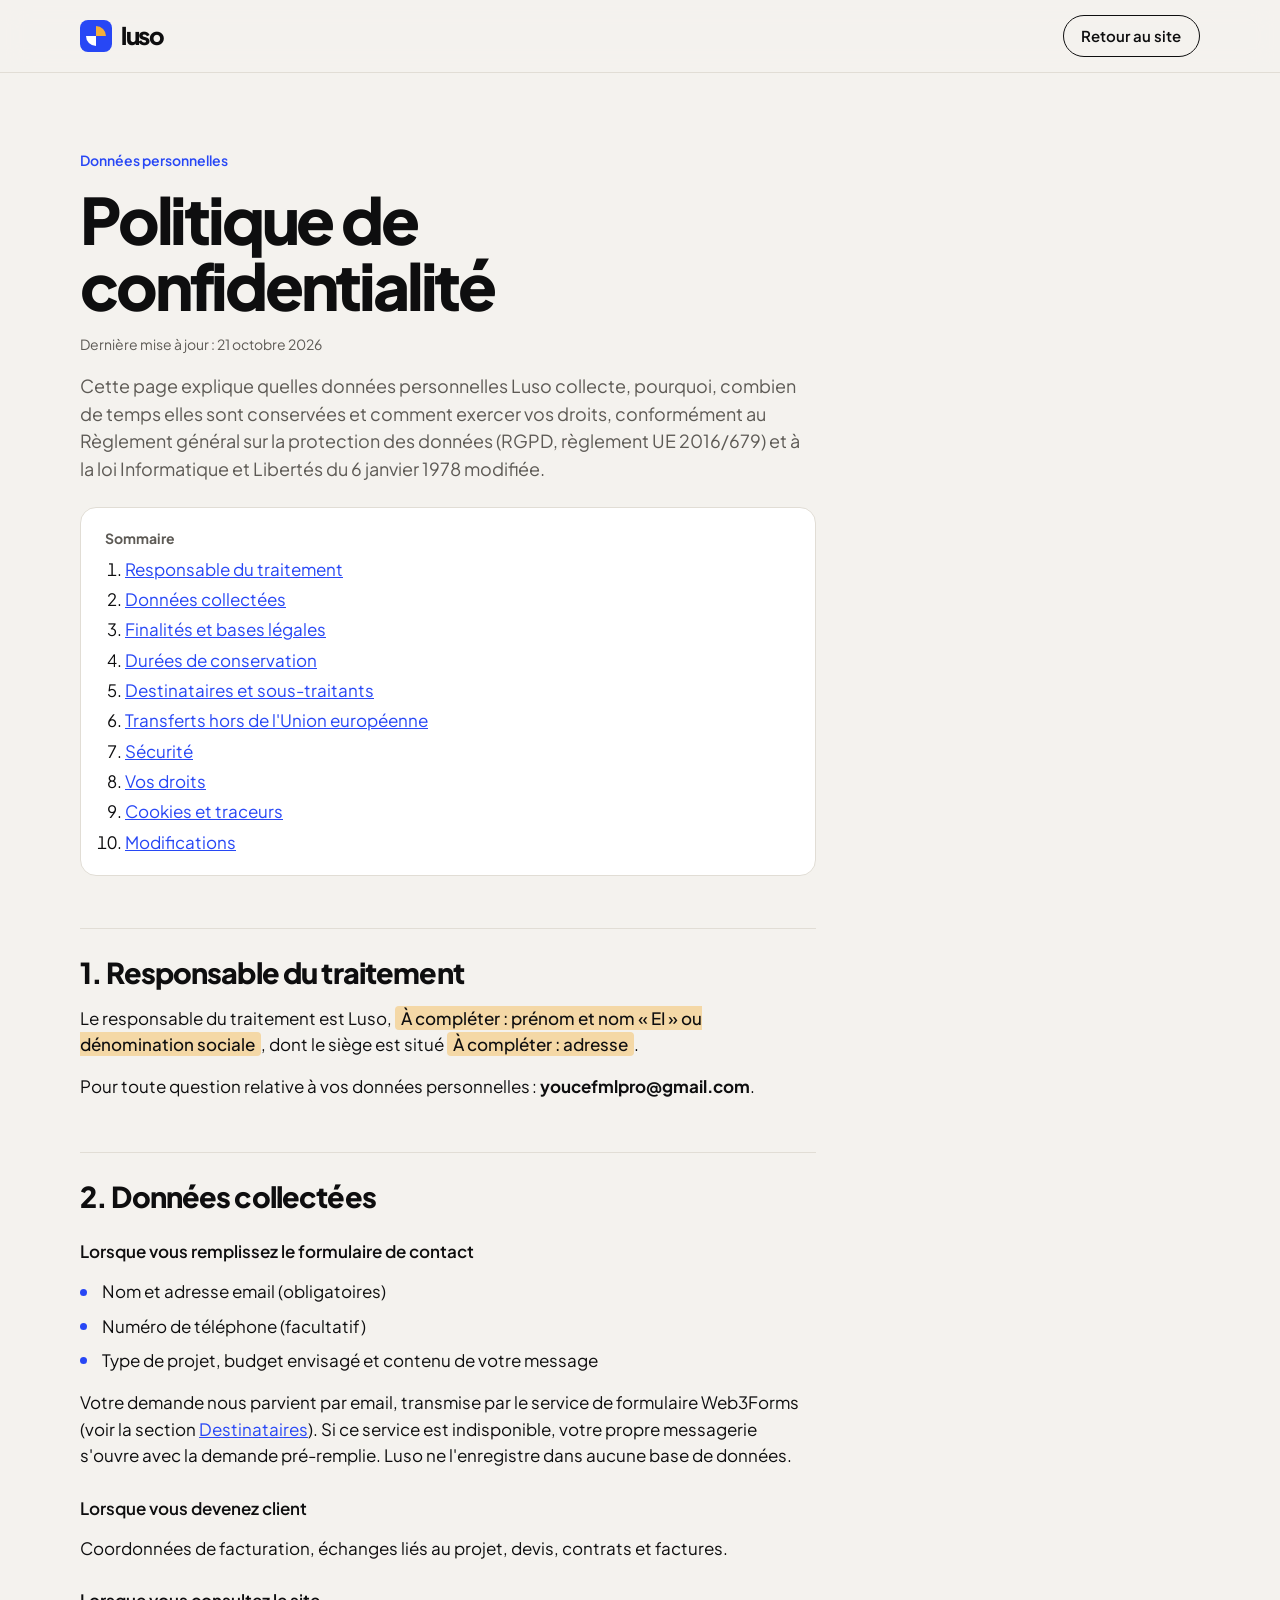
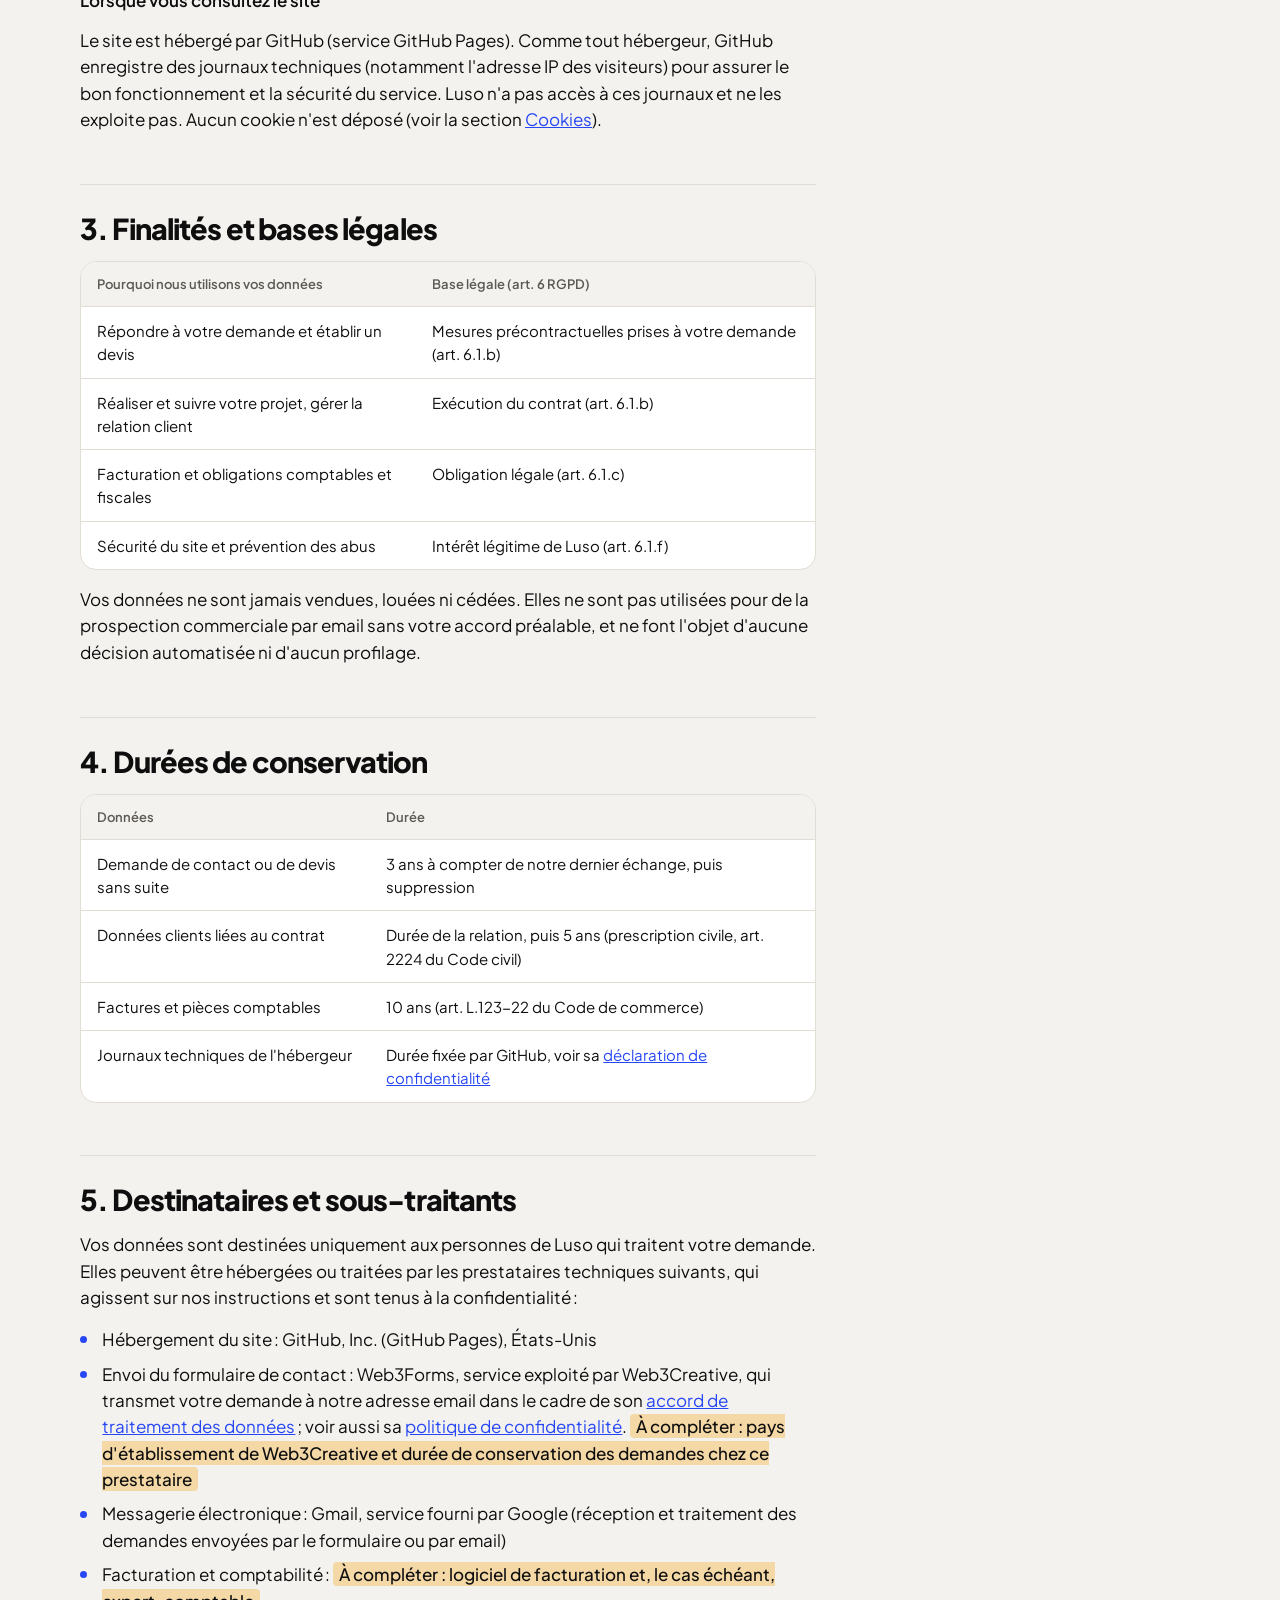
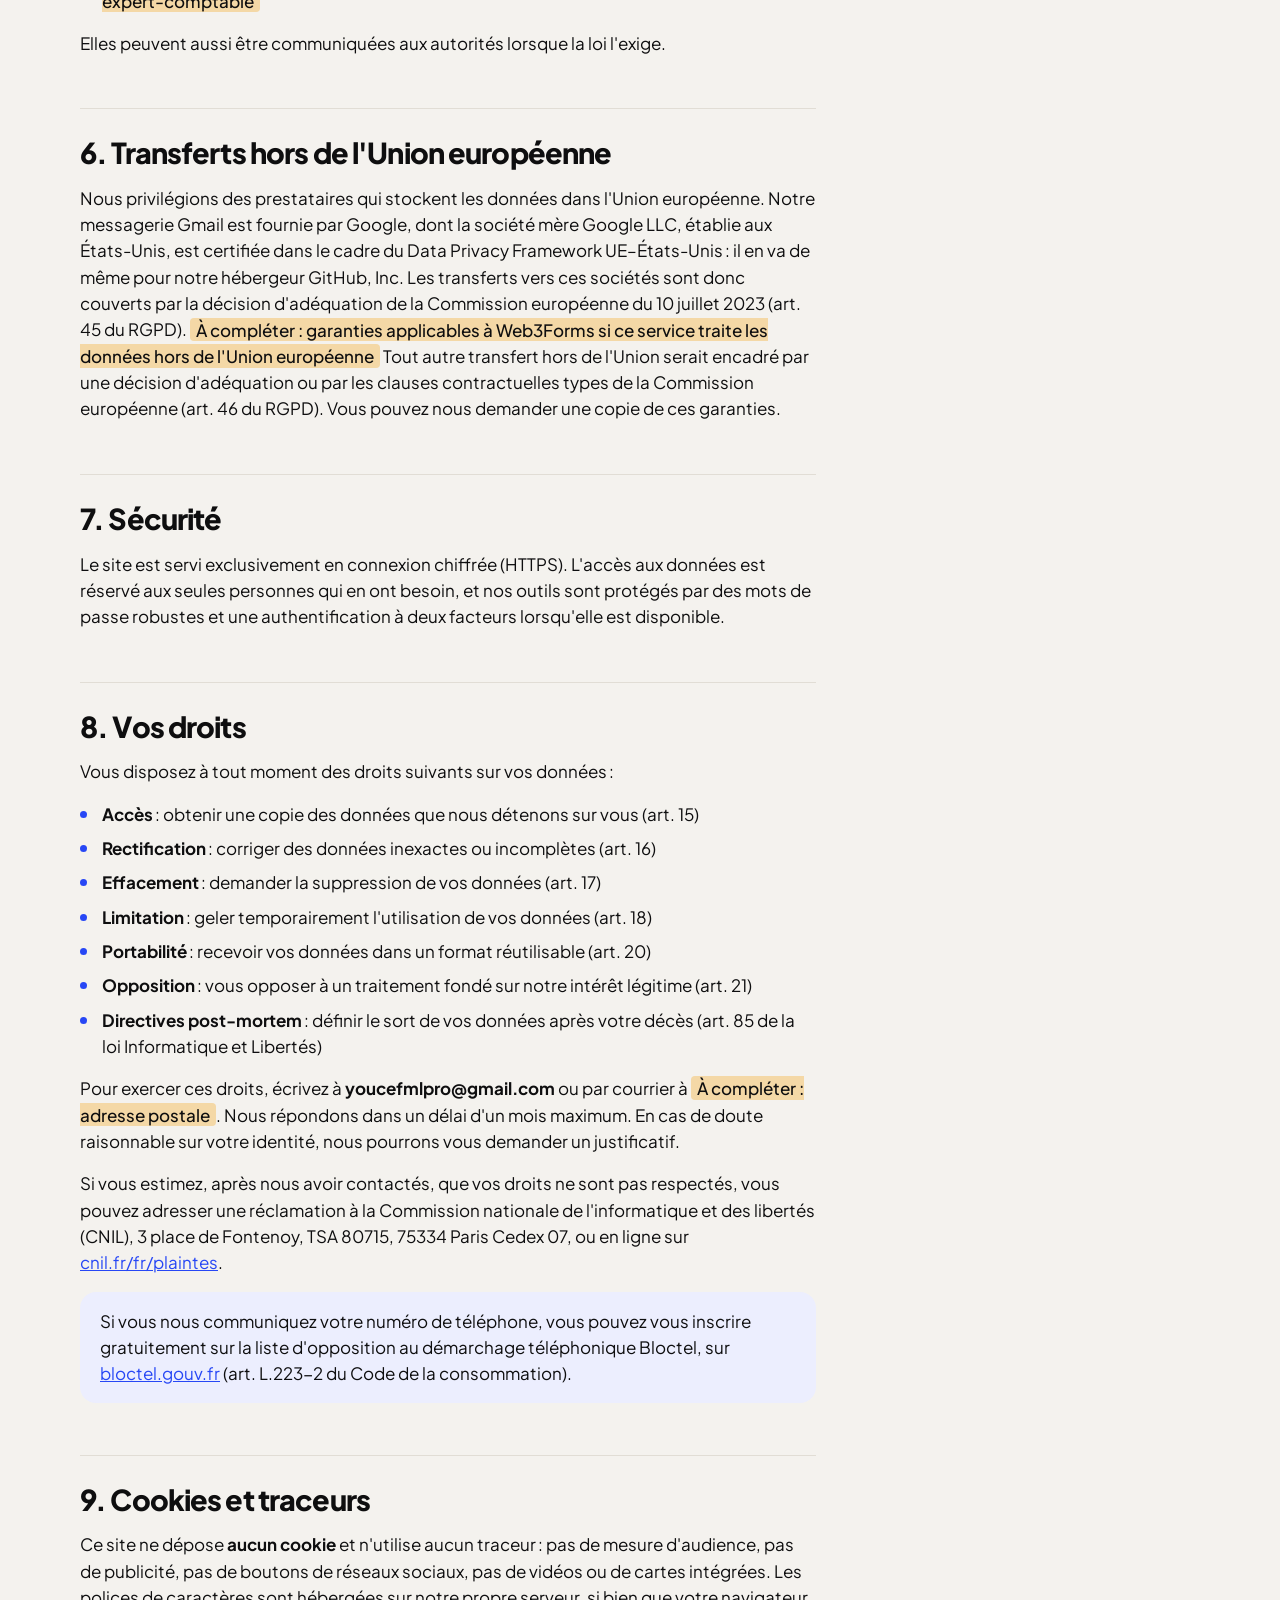
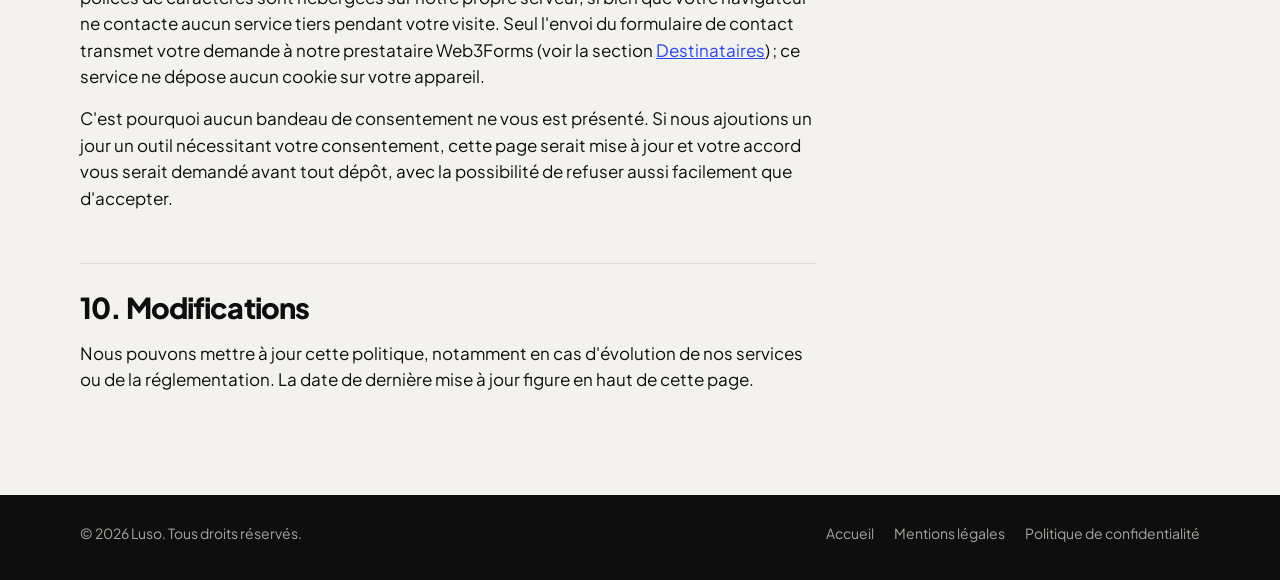
<file: confidentialite.html>
<!DOCTYPE html>
<html lang="fr">
<head>
<meta charset="utf-8">
<meta name="viewport" content="width=device-width, initial-scale=1, viewport-fit=cover">
<meta name="referrer" content="strict-origin-when-cross-origin">
<title>Politique de confidentialité · Luso</title>
<meta name="description" content="Politique de confidentialité de l'agence Luso : données collectées, finalités, durées de conservation, destinataires, vos droits RGPD et cookies.">
<link rel="icon" href="data:image/svg+xml,%3Csvg xmlns='http://www.w3.org/2000/svg' viewBox='0 0 32 32'%3E%3Crect width='32' height='32' rx='8' fill='%232747F5'/%3E%3Cpath d='M16 6a10 10 0 0 1 10 10H16z' fill='%23F2AE3A'/%3E%3Cpath d='M16 26A10 10 0 0 1 6 16h10z' fill='%23fff'/%3E%3C/svg%3E">
<meta http-equiv="Content-Security-Policy" content="default-src 'self'; script-src 'self' 'unsafe-inline'; style-src 'self' 'unsafe-inline'; img-src 'self' data:; font-src 'self'; connect-src 'self'; form-action 'self'; base-uri 'self'; object-src 'none'">
<link rel="canonical" href="https://youcefml-byte.github.io/Luso/confidentialite.html">
<link rel="apple-touch-icon" href="apple-touch-icon.png">
<link rel="stylesheet" href="assets/styles.css?v=202610222045">
</head>
<body>

<header class="site-header doc-header scrolled">
  <div class="wrap header-inner">
    <a class="logo" href="index.html" aria-label="Luso, retour à l'accueil">
      <svg class="mark" viewBox="0 0 32 32" aria-hidden="true"><rect class="m-bg" width="32" height="32" rx="8"/><path class="m-a" d="M16 6a10 10 0 0 1 10 10H16z"/><path class="m-b" d="M16 26A10 10 0 0 1 6 16h10z"/></svg>
      luso
    </a>
    <a class="btn btn-ghost" href="index.html">Retour au site</a>
  </div>
</header>

<main class="doc-page">
  <article class="wrap">
    <div class="doc">
      <span class="eyebrow">Données personnelles</span>
      <h1>Politique de confidentialité</h1>
      <p class="updated">Dernière mise à jour : 21 octobre 2026</p>
      <p class="intro">Cette page explique quelles données personnelles Luso collecte, pourquoi, combien de temps elles sont conservées et comment exercer vos droits, conformément au Règlement général sur la protection des données (RGPD, règlement UE 2016/679) et à la loi Informatique et Libertés du 6 janvier 1978 modifiée.</p>

      <nav class="toc" aria-label="Sommaire">
        <strong>Sommaire</strong>
        <ol>
          <li><a href="#responsable">Responsable du traitement</a></li>
          <li><a href="#donnees">Données collectées</a></li>
          <li><a href="#finalites">Finalités et bases légales</a></li>
          <li><a href="#durees">Durées de conservation</a></li>
          <li><a href="#destinataires">Destinataires et sous-traitants</a></li>
          <li><a href="#transferts">Transferts hors de l'Union européenne</a></li>
          <li><a href="#securite">Sécurité</a></li>
          <li><a href="#droits">Vos droits</a></li>
          <li><a href="#cookies">Cookies et traceurs</a></li>
          <li><a href="#modifications">Modifications</a></li>
        </ol>
      </nav>

      <h2 id="responsable">1. Responsable du traitement</h2>
      <p>Le responsable du traitement est Luso, <mark class="todo">À compléter : prénom et nom « EI » ou dénomination sociale</mark>, dont le siège est situé <mark class="todo">À compléter : adresse</mark>.</p>
      <p>Pour toute question relative à vos données personnelles&#8239;: <strong>youcefmlpro@gmail.com</strong>.</p>

      <h2 id="donnees">2. Données collectées</h2>
      <h3>Lorsque vous remplissez le formulaire de contact</h3>
      <ul class="bullets">
        <li>Nom et adresse email (obligatoires)</li>
        <li>Numéro de téléphone (facultatif)</li>
        <li>Type de projet, budget envisagé et contenu de votre message</li>
      </ul>
      <p>Votre demande nous parvient par email, transmise par le service de formulaire Web3Forms (voir la section <a href="#destinataires">Destinataires</a>). Si ce service est indisponible, votre propre messagerie s'ouvre avec la demande pré-remplie. Luso ne l'enregistre dans aucune base de données.</p>
      <h3>Lorsque vous devenez client</h3>
      <p>Coordonnées de facturation, échanges liés au projet, devis, contrats et factures.</p>
      <h3>Lorsque vous consultez le site</h3>
      <p>Le site est hébergé par GitHub (service GitHub Pages). Comme tout hébergeur, GitHub enregistre des journaux techniques (notamment l'adresse IP des visiteurs) pour assurer le bon fonctionnement et la sécurité du service. Luso n'a pas accès à ces journaux et ne les exploite pas. Aucun cookie n'est déposé (voir la section <a href="#cookies">Cookies</a>).</p>

      <h2 id="finalites">3. Finalités et bases légales</h2>
      <div class="table-scroll">
        <table>
          <thead><tr><th scope="col">Pourquoi nous utilisons vos données</th><th scope="col">Base légale (art. 6 RGPD)</th></tr></thead>
          <tbody>
            <tr><td>Répondre à votre demande et établir un devis</td><td>Mesures précontractuelles prises à votre demande (art. 6.1.b)</td></tr>
            <tr><td>Réaliser et suivre votre projet, gérer la relation client</td><td>Exécution du contrat (art. 6.1.b)</td></tr>
            <tr><td>Facturation et obligations comptables et fiscales</td><td>Obligation légale (art. 6.1.c)</td></tr>
            <tr><td>Sécurité du site et prévention des abus</td><td>Intérêt légitime de Luso (art. 6.1.f)</td></tr>
          </tbody>
        </table>
      </div>
      <p>Vos données ne sont jamais vendues, louées ni cédées. Elles ne sont pas utilisées pour de la prospection commerciale par email sans votre accord préalable, et ne font l'objet d'aucune décision automatisée ni d'aucun profilage.</p>

      <h2 id="durees">4. Durées de conservation</h2>
      <div class="table-scroll">
        <table>
          <thead><tr><th scope="col">Données</th><th scope="col">Durée</th></tr></thead>
          <tbody>
            <tr><td>Demande de contact ou de devis sans suite</td><td>3 ans à compter de notre dernier échange, puis suppression</td></tr>
            <tr><td>Données clients liées au contrat</td><td>Durée de la relation, puis 5 ans (prescription civile, art. 2224 du Code civil)</td></tr>
            <tr><td>Factures et pièces comptables</td><td>10 ans (art. L.123-22 du Code de commerce)</td></tr>
            <tr><td>Journaux techniques de l'hébergeur</td><td>Durée fixée par GitHub, voir sa <a href="https://docs.github.com/fr/site-policy/privacy-policies/github-general-privacy-statement" rel="noopener">déclaration de confidentialité</a></td></tr>
          </tbody>
        </table>
      </div>

      <h2 id="destinataires">5. Destinataires et sous-traitants</h2>
      <p>Vos données sont destinées uniquement aux personnes de Luso qui traitent votre demande. Elles peuvent être hébergées ou traitées par les prestataires techniques suivants, qui agissent sur nos instructions et sont tenus à la confidentialité&#8239;:</p>
      <ul class="bullets">
        <li>Hébergement du site&#8239;: GitHub, Inc. (GitHub Pages), États-Unis</li>
        <li>Envoi du formulaire de contact&#8239;: Web3Forms, service exploité par Web3Creative, qui transmet votre demande à notre adresse email dans le cadre de son <a href="https://web3forms.com/dpa" rel="noopener">accord de traitement des données</a>&#8239;; voir aussi sa <a href="https://web3forms.com/privacy" rel="noopener">politique de confidentialité</a>. <mark class="todo">À compléter : pays d'établissement de Web3Creative et durée de conservation des demandes chez ce prestataire</mark></li>
        <li>Messagerie électronique&#8239;: Gmail, service fourni par Google (réception et traitement des demandes envoyées par le formulaire ou par email)</li>
        <li>Facturation et comptabilité&#8239;: <mark class="todo">À compléter : logiciel de facturation et, le cas échéant, expert-comptable</mark></li>
      </ul>
      <p>Elles peuvent aussi être communiquées aux autorités lorsque la loi l'exige.</p>

      <h2 id="transferts">6. Transferts hors de l'Union européenne</h2>
      <p>Nous privilégions des prestataires qui stockent les données dans l'Union européenne. Notre messagerie Gmail est fournie par Google, dont la société mère Google LLC, établie aux États-Unis, est certifiée dans le cadre du Data Privacy Framework UE–États-Unis&#8239;: il en va de même pour notre hébergeur GitHub, Inc. Les transferts vers ces sociétés sont donc couverts par la décision d'adéquation de la Commission européenne du 10 juillet 2023 (art. 45 du RGPD). <mark class="todo">À compléter : garanties applicables à Web3Forms si ce service traite les données hors de l'Union européenne</mark> Tout autre transfert hors de l'Union serait encadré par une décision d'adéquation ou par les clauses contractuelles types de la Commission européenne (art. 46 du RGPD). Vous pouvez nous demander une copie de ces garanties.</p>

      <h2 id="securite">7. Sécurité</h2>
      <p>Le site est servi exclusivement en connexion chiffrée (HTTPS). L'accès aux données est réservé aux seules personnes qui en ont besoin, et nos outils sont protégés par des mots de passe robustes et une authentification à deux facteurs lorsqu'elle est disponible.</p>

      <h2 id="droits">8. Vos droits</h2>
      <p>Vous disposez à tout moment des droits suivants sur vos données&#8239;:</p>
      <ul class="bullets">
        <li><strong>Accès</strong>&#8239;: obtenir une copie des données que nous détenons sur vous (art. 15)</li>
        <li><strong>Rectification</strong>&#8239;: corriger des données inexactes ou incomplètes (art. 16)</li>
        <li><strong>Effacement</strong>&#8239;: demander la suppression de vos données (art. 17)</li>
        <li><strong>Limitation</strong>&#8239;: geler temporairement l'utilisation de vos données (art. 18)</li>
        <li><strong>Portabilité</strong>&#8239;: recevoir vos données dans un format réutilisable (art. 20)</li>
        <li><strong>Opposition</strong>&#8239;: vous opposer à un traitement fondé sur notre intérêt légitime (art. 21)</li>
        <li><strong>Directives post-mortem</strong>&#8239;: définir le sort de vos données après votre décès (art. 85 de la loi Informatique et Libertés)</li>
      </ul>
      <p>Pour exercer ces droits, écrivez à <strong>youcefmlpro@gmail.com</strong> ou par courrier à <mark class="todo">À compléter : adresse postale</mark>. Nous répondons dans un délai d'un mois maximum. En cas de doute raisonnable sur votre identité, nous pourrons vous demander un justificatif.</p>
      <p>Si vous estimez, après nous avoir contactés, que vos droits ne sont pas respectés, vous pouvez adresser une réclamation à la Commission nationale de l'informatique et des libertés (CNIL), 3 place de Fontenoy, TSA 80715, 75334 Paris Cedex 07, ou en ligne sur <a href="https://www.cnil.fr/fr/plaintes" rel="noopener">cnil.fr/fr/plaintes</a>.</p>
      <p class="callout">Si vous nous communiquez votre numéro de téléphone, vous pouvez vous inscrire gratuitement sur la liste d'opposition au démarchage téléphonique Bloctel, sur <a href="https://www.bloctel.gouv.fr" rel="noopener">bloctel.gouv.fr</a> (art. L.223-2 du Code de la consommation).</p>

      <h2 id="cookies">9. Cookies et traceurs</h2>
      <p>Ce site ne dépose <strong>aucun cookie</strong> et n'utilise aucun traceur&#8239;: pas de mesure d'audience, pas de publicité, pas de boutons de réseaux sociaux, pas de vidéos ou de cartes intégrées. Les polices de caractères sont hébergées sur notre propre serveur, si bien que votre navigateur ne contacte aucun service tiers pendant votre visite. Seul l'envoi du formulaire de contact transmet votre demande à notre prestataire Web3Forms (voir la section <a href="#destinataires">Destinataires</a>)&#8239;; ce service ne dépose aucun cookie sur votre appareil.</p>
      <p>C'est pourquoi aucun bandeau de consentement ne vous est présenté. Si nous ajoutions un jour un outil nécessitant votre consentement, cette page serait mise à jour et votre accord vous serait demandé avant tout dépôt, avec la possibilité de refuser aussi facilement que d'accepter.</p>

      <h2 id="modifications">10. Modifications</h2>
      <p>Nous pouvons mettre à jour cette politique, notamment en cas d'évolution de nos services ou de la réglementation. La date de dernière mise à jour figure en haut de cette page.</p>
    </div>
  </article>
</main>

<footer class="footer">
  <div class="wrap">
    <div class="legal">
      <span>© 2026 Luso. Tous droits réservés.</span>
      <ul class="legal-links">
        <li><a href="index.html">Accueil</a></li>
        <li><a href="mentions-legales.html">Mentions légales</a></li>
        <li><a href="confidentialite.html" aria-current="page">Politique de confidentialité</a></li>
      </ul>
    </div>
  </div>
</footer>

</body>
</html>
</file>
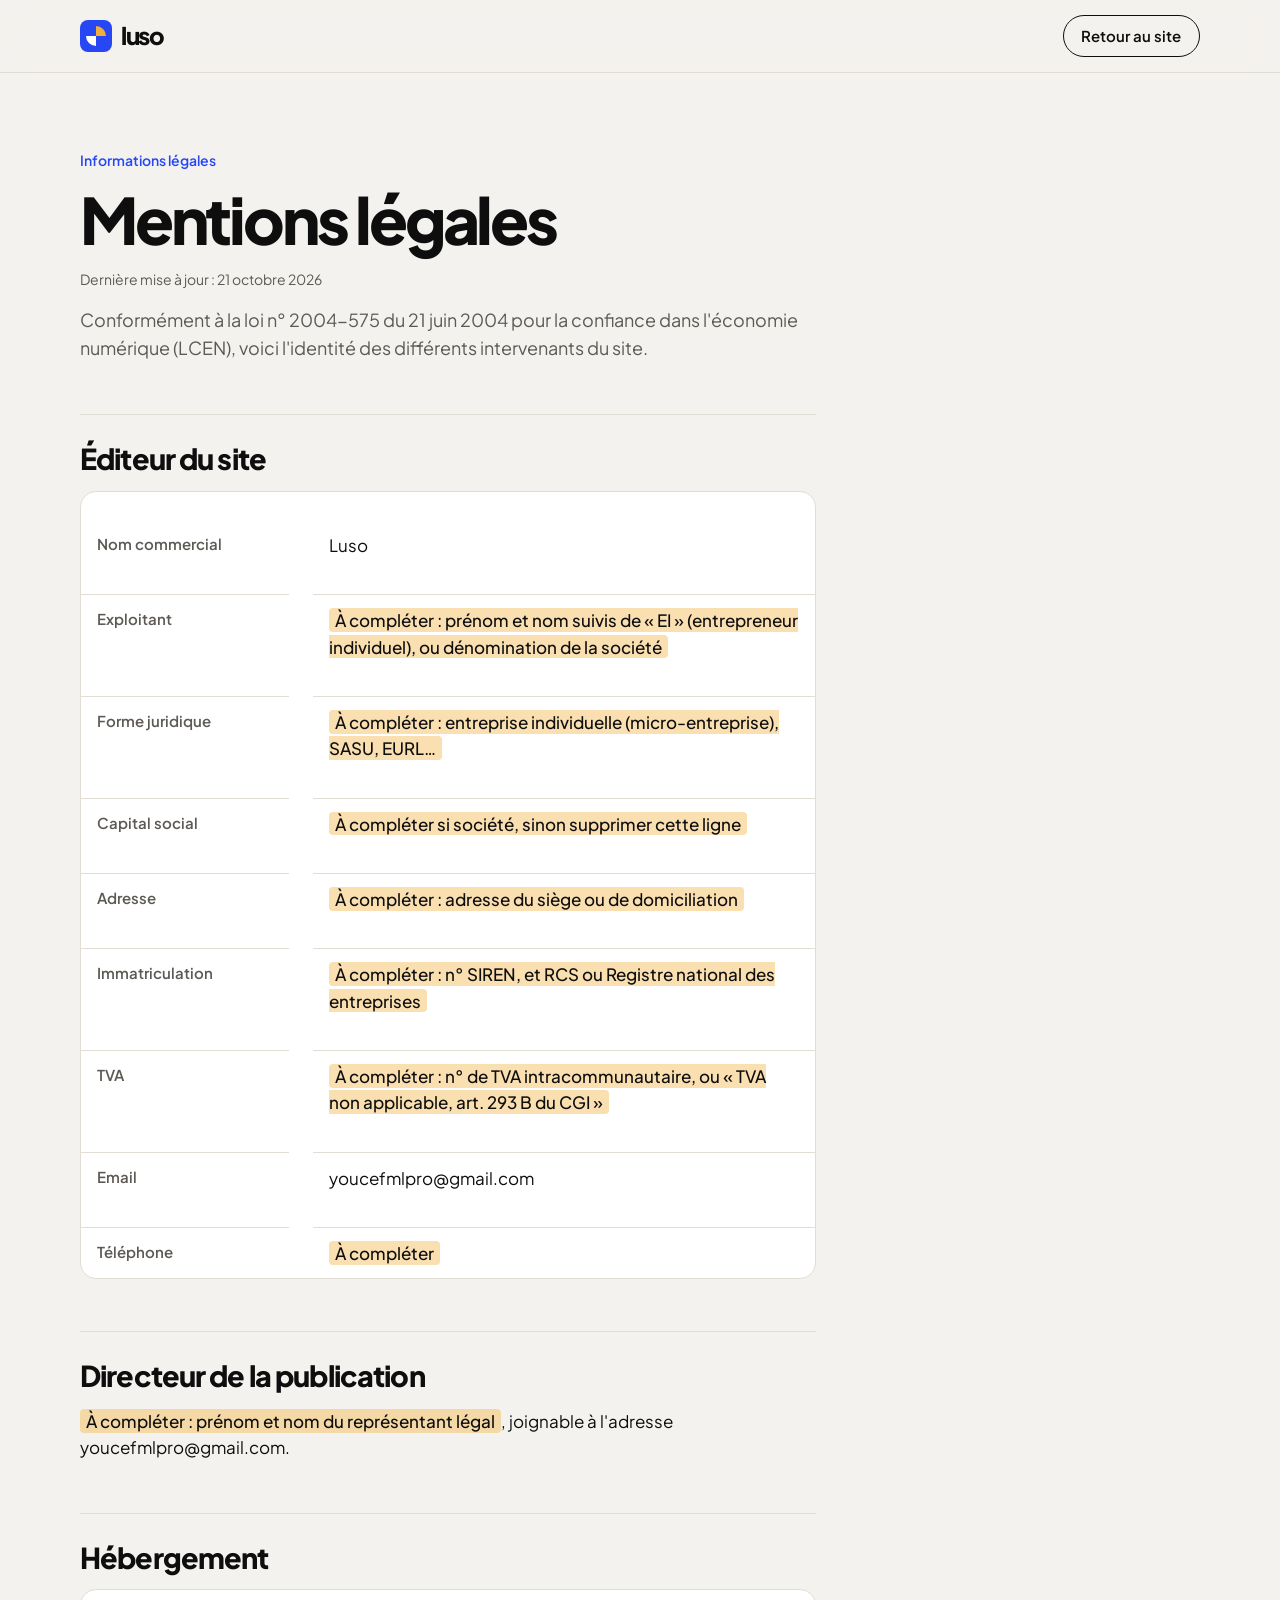
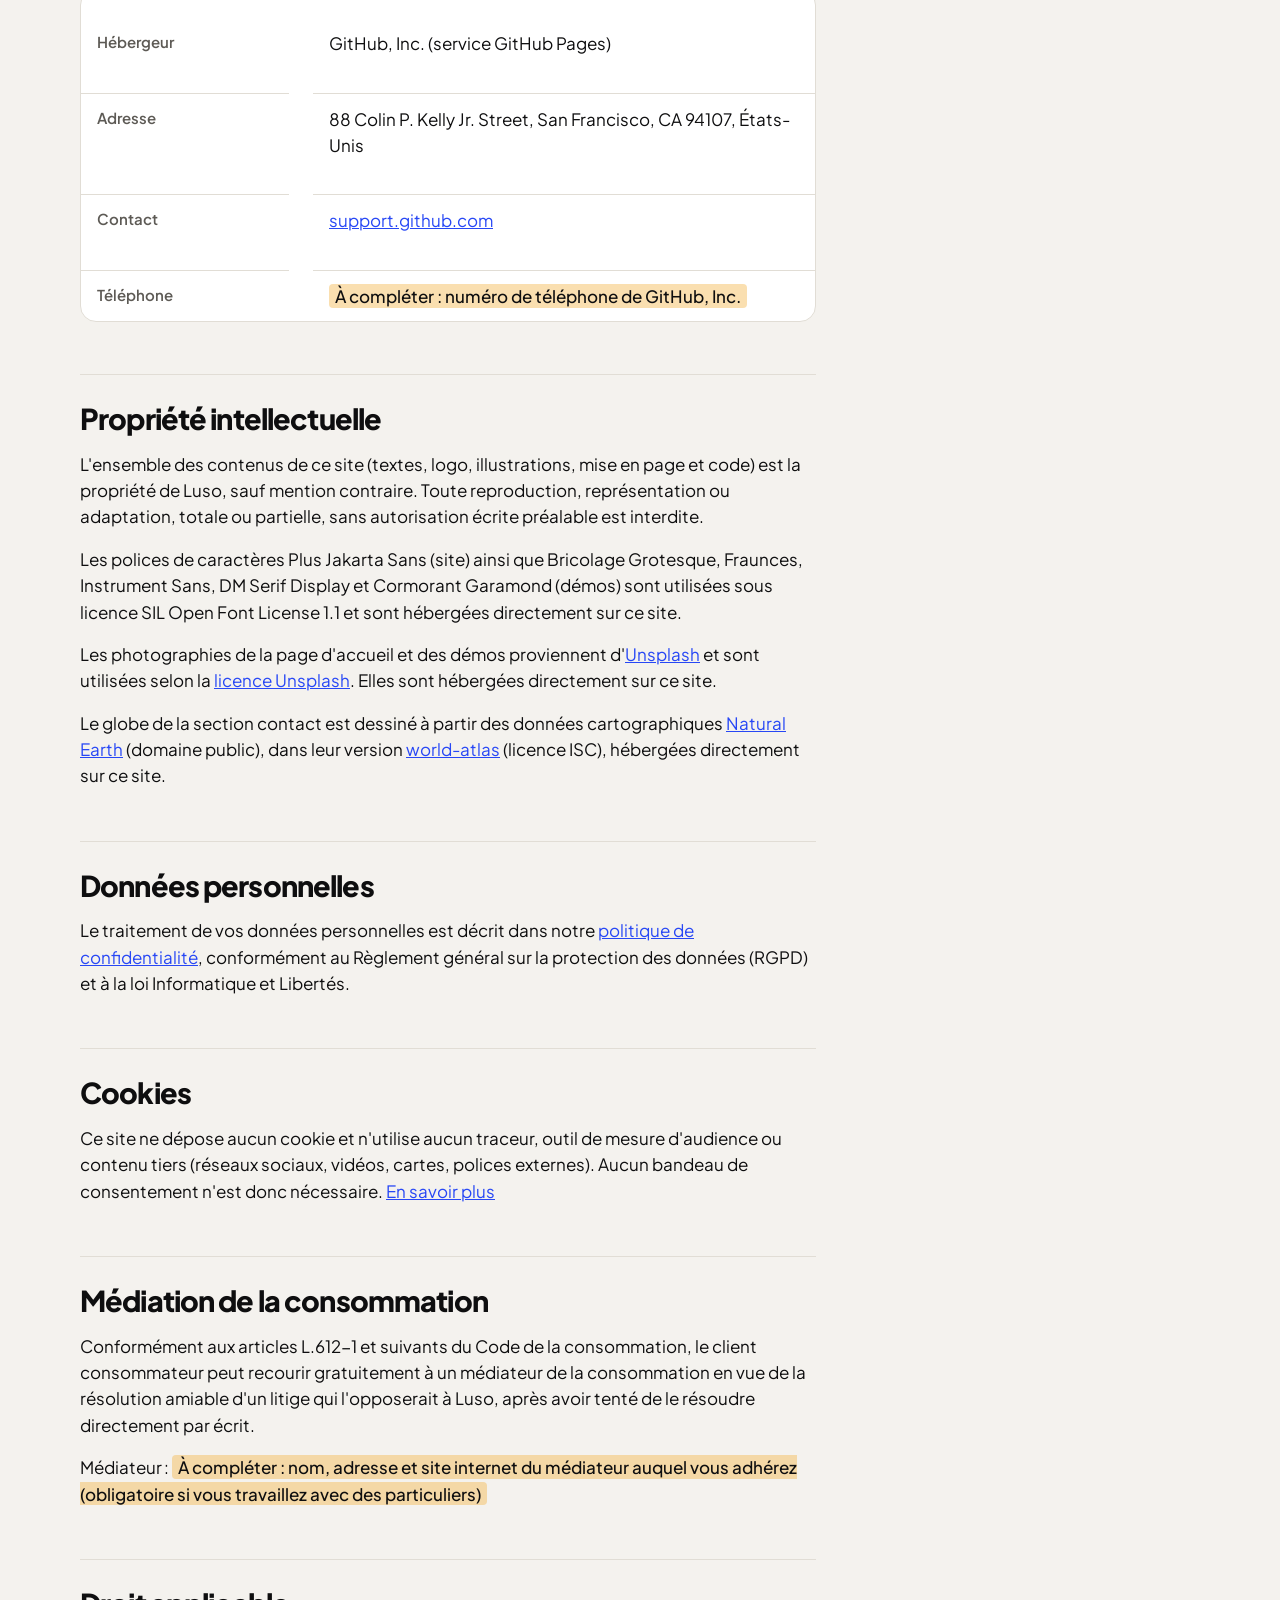
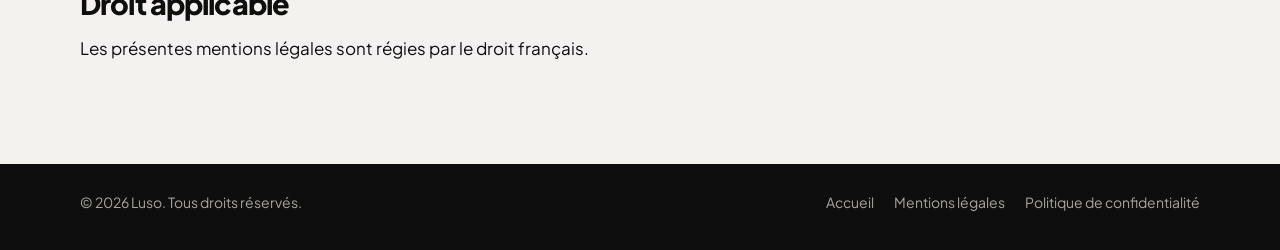
<file: mentions-legales.html>
<!DOCTYPE html>
<html lang="fr">
<head>
<meta charset="utf-8">
<meta name="viewport" content="width=device-width, initial-scale=1, viewport-fit=cover">
<meta name="referrer" content="strict-origin-when-cross-origin">
<title>Mentions légales · Luso</title>
<meta name="description" content="Mentions légales du site de l'agence Luso : éditeur, directeur de la publication, hébergeur, propriété intellectuelle et cookies.">
<link rel="icon" href="data:image/svg+xml,%3Csvg xmlns='http://www.w3.org/2000/svg' viewBox='0 0 32 32'%3E%3Crect width='32' height='32' rx='8' fill='%232747F5'/%3E%3Cpath d='M16 6a10 10 0 0 1 10 10H16z' fill='%23F2AE3A'/%3E%3Cpath d='M16 26A10 10 0 0 1 6 16h10z' fill='%23fff'/%3E%3C/svg%3E">
<meta http-equiv="Content-Security-Policy" content="default-src 'self'; script-src 'self' 'unsafe-inline'; style-src 'self' 'unsafe-inline'; img-src 'self' data:; font-src 'self'; connect-src 'self'; form-action 'self'; base-uri 'self'; object-src 'none'">
<link rel="canonical" href="https://youcefml-byte.github.io/Luso/mentions-legales.html">
<link rel="apple-touch-icon" href="apple-touch-icon.png">
<link rel="stylesheet" href="assets/styles.css?v=202610222045">
</head>
<body>

<header class="site-header doc-header scrolled">
  <div class="wrap header-inner">
    <a class="logo" href="index.html" aria-label="Luso, retour à l'accueil">
      <svg class="mark" viewBox="0 0 32 32" aria-hidden="true"><rect class="m-bg" width="32" height="32" rx="8"/><path class="m-a" d="M16 6a10 10 0 0 1 10 10H16z"/><path class="m-b" d="M16 26A10 10 0 0 1 6 16h10z"/></svg>
      luso
    </a>
    <a class="btn btn-ghost" href="index.html">Retour au site</a>
  </div>
</header>

<main class="doc-page">
  <article class="wrap">
    <div class="doc">
      <span class="eyebrow">Informations légales</span>
      <h1>Mentions légales</h1>
      <p class="updated">Dernière mise à jour : 21 octobre 2026</p>
      <p class="intro">Conformément à la loi n° 2004-575 du 21 juin 2004 pour la confiance dans l'économie numérique (LCEN), voici l'identité des différents intervenants du site.</p>

      <h2 id="editeur">Éditeur du site</h2>
      <dl class="facts">
        <dt>Nom commercial</dt>
        <dd>Luso</dd>
        <dt>Exploitant</dt>
        <dd><mark class="todo">À compléter : prénom et nom suivis de « EI » (entrepreneur individuel), ou dénomination de la société</mark></dd>
        <dt>Forme juridique</dt>
        <dd><mark class="todo">À compléter : entreprise individuelle (micro-entreprise), SASU, EURL…</mark></dd>
        <dt>Capital social</dt>
        <dd><mark class="todo">À compléter si société, sinon supprimer cette ligne</mark></dd>
        <dt>Adresse</dt>
        <dd><mark class="todo">À compléter : adresse du siège ou de domiciliation</mark></dd>
        <dt>Immatriculation</dt>
        <dd><mark class="todo">À compléter : n° SIREN, et RCS ou Registre national des entreprises</mark></dd>
        <dt>TVA</dt>
        <dd><mark class="todo">À compléter : n° de TVA intracommunautaire, ou « TVA non applicable, art. 293 B du CGI »</mark></dd>
        <dt>Email</dt>
        <dd>youcefmlpro@gmail.com</dd>
        <dt>Téléphone</dt>
        <dd><mark class="todo">À compléter</mark></dd>
      </dl>

      <h2 id="publication">Directeur de la publication</h2>
      <p><mark class="todo">À compléter : prénom et nom du représentant légal</mark>, joignable à l'adresse youcefmlpro@gmail.com.</p>

      <h2 id="hebergeur">Hébergement</h2>
      <dl class="facts">
        <dt>Hébergeur</dt>
        <dd>GitHub, Inc. (service GitHub Pages)</dd>
        <dt>Adresse</dt>
        <dd>88 Colin P. Kelly Jr. Street, San Francisco, CA 94107, États-Unis</dd>
        <dt>Contact</dt>
        <dd><a href="https://support.github.com" rel="noopener">support.github.com</a></dd>
        <dt>Téléphone</dt>
        <dd><mark class="todo">À compléter : numéro de téléphone de GitHub, Inc.</mark></dd>
      </dl>

      <h2 id="propriete">Propriété intellectuelle</h2>
      <p>L'ensemble des contenus de ce site (textes, logo, illustrations, mise en page et code) est la propriété de Luso, sauf mention contraire. Toute reproduction, représentation ou adaptation, totale ou partielle, sans autorisation écrite préalable est interdite.</p>
      <p>Les polices de caractères Plus Jakarta Sans (site) ainsi que Bricolage Grotesque, Fraunces, Instrument Sans, DM Serif Display et Cormorant Garamond (démos) sont utilisées sous licence SIL Open Font License 1.1 et sont hébergées directement sur ce site.</p>
      <p>Les photographies de la page d'accueil et des démos proviennent d'<a href="https://unsplash.com" rel="noopener">Unsplash</a> et sont utilisées selon la <a href="https://unsplash.com/license" rel="noopener">licence Unsplash</a>. Elles sont hébergées directement sur ce site.</p>
      <p>Le globe de la section contact est dessiné à partir des données cartographiques <a href="https://www.naturalearthdata.com" rel="noopener">Natural Earth</a> (domaine public), dans leur version <a href="https://github.com/topojson/world-atlas" rel="noopener">world-atlas</a> (licence ISC), hébergées directement sur ce site.</p>

      <h2 id="donnees">Données personnelles</h2>
      <p>Le traitement de vos données personnelles est décrit dans notre <a href="confidentialite.html">politique de confidentialité</a>, conformément au Règlement général sur la protection des données (RGPD) et à la loi Informatique et Libertés.</p>

      <h2 id="cookies">Cookies</h2>
      <p>Ce site ne dépose aucun cookie et n'utilise aucun traceur, outil de mesure d'audience ou contenu tiers (réseaux sociaux, vidéos, cartes, polices externes). Aucun bandeau de consentement n'est donc nécessaire. <a href="confidentialite.html#cookies">En savoir plus</a></p>

      <h2 id="mediation">Médiation de la consommation</h2>
      <p>Conformément aux articles L.612-1 et suivants du Code de la consommation, le client consommateur peut recourir gratuitement à un médiateur de la consommation en vue de la résolution amiable d'un litige qui l'opposerait à Luso, après avoir tenté de le résoudre directement par écrit.</p>
      <p>Médiateur&#8239;: <mark class="todo">À compléter : nom, adresse et site internet du médiateur auquel vous adhérez (obligatoire si vous travaillez avec des particuliers)</mark></p>

      <h2 id="droit">Droit applicable</h2>
      <p>Les présentes mentions légales sont régies par le droit français.</p>
    </div>
  </article>
</main>

<footer class="footer">
  <div class="wrap">
    <div class="legal">
      <span>© 2026 Luso. Tous droits réservés.</span>
      <ul class="legal-links">
        <li><a href="index.html">Accueil</a></li>
        <li><a href="mentions-legales.html" aria-current="page">Mentions légales</a></li>
        <li><a href="confidentialite.html">Politique de confidentialité</a></li>
      </ul>
    </div>
  </div>
</footer>

</body>
</html>
</file>
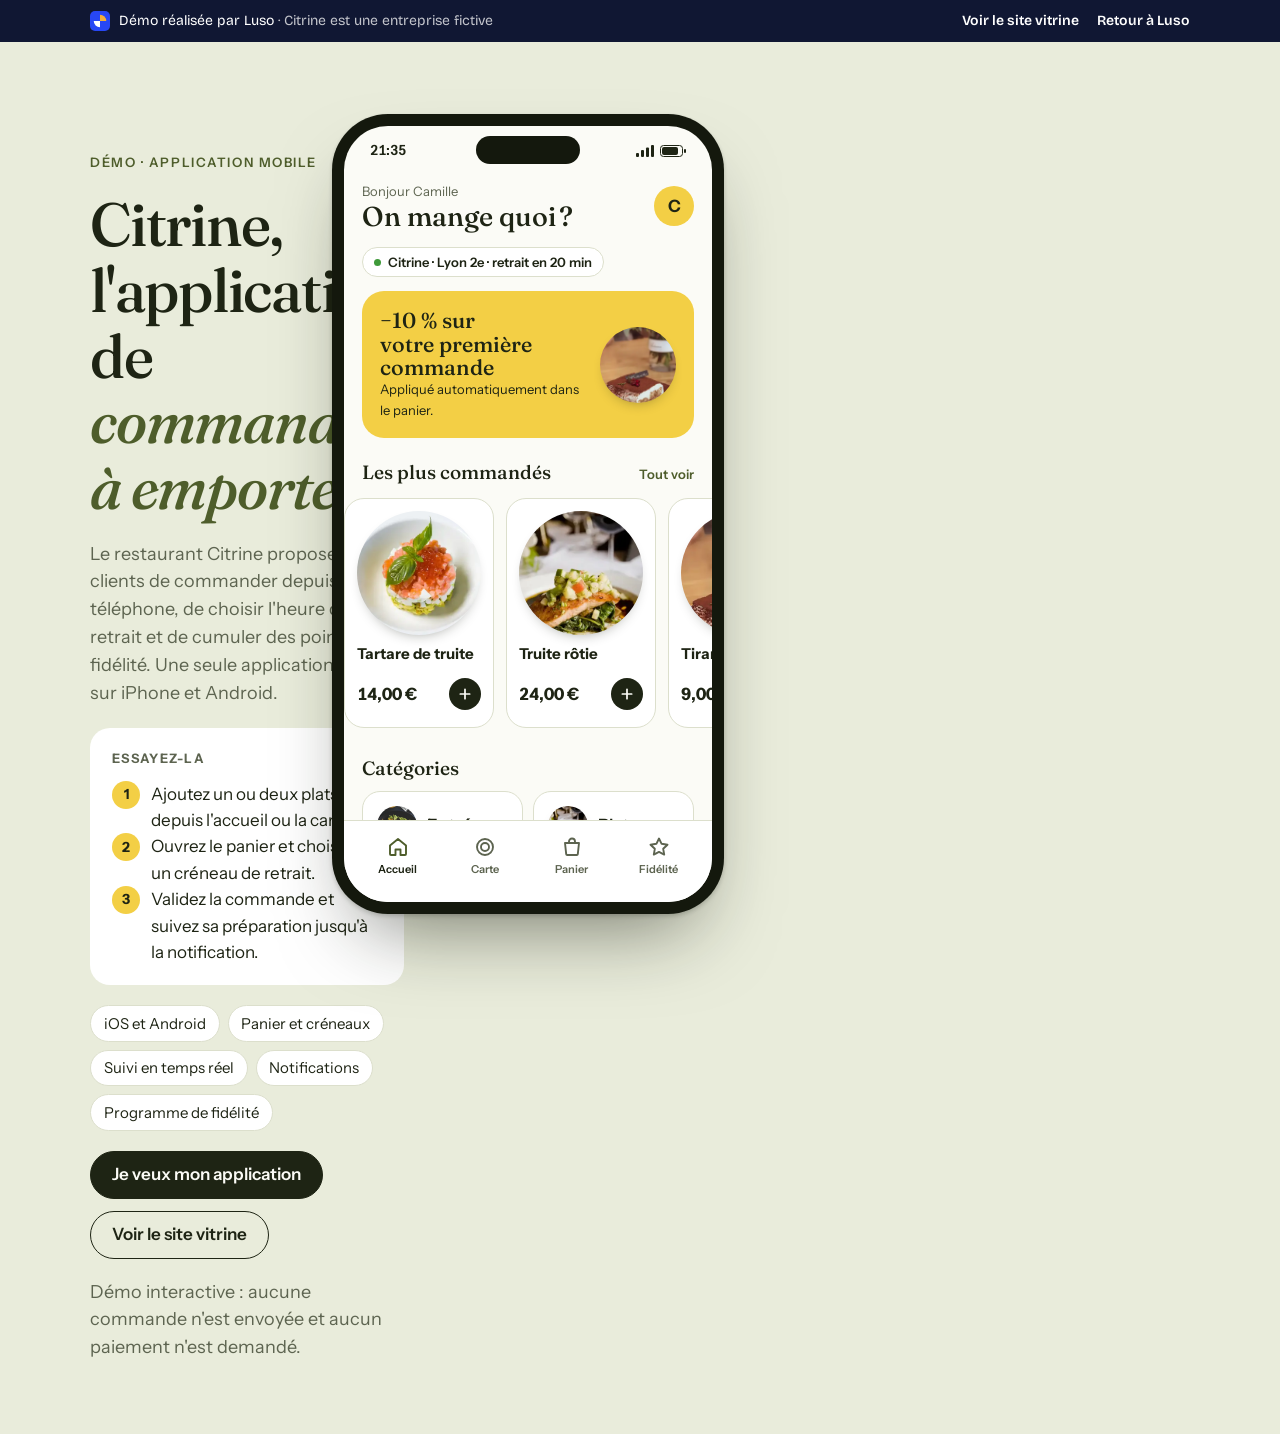
<file: demos/citrine-app.html>
<!DOCTYPE html>
<html lang="fr">
<head>
<meta charset="utf-8">
<meta name="viewport" content="width=device-width, initial-scale=1, viewport-fit=cover">
<meta name="referrer" content="strict-origin-when-cross-origin">
<meta name="robots" content="noindex">
<title>Citrine · Démo application</title>
<meta name="description" content="Démo Luso : application mobile de commande à emporter pour un restaurant fictif, Citrine. Menu, panier, créneau de retrait, suivi de commande et fidélité.">
<link rel="icon" href="data:image/svg+xml,%3Csvg xmlns='http://www.w3.org/2000/svg' viewBox='0 0 32 32'%3E%3Ccircle cx='16' cy='16' r='15' fill='%23F2C94C'/%3E%3Ccircle cx='16' cy='16' r='12' fill='%23FBE8A6'/%3E%3Cpath d='M16 4v24M4 16h24M7.5 7.5l17 17M24.5 7.5l-17 17' stroke='%23F7F3EA' stroke-width='1.4'/%3E%3C/svg%3E">
<style>
/* Polices hébergées sur le site Luso (aucun appel à un service tiers). */
@font-face { font-family: "Fraunces"; font-style: normal; font-weight: 100 900; font-display: swap; src: url("../assets/fonts/fraunces-latin-opsz-normal.woff2") format("woff2"); }
@font-face { font-family: "Fraunces"; font-style: italic; font-weight: 100 900; font-display: swap; src: url("../assets/fonts/fraunces-latin-opsz-italic.woff2") format("woff2"); }
@font-face { font-family: "Instrument Sans"; font-style: normal; font-weight: 400 700; font-display: swap; src: url("../assets/fonts/instrument-sans-latin-wght-normal.woff2") format("woff2"); }
@font-face { font-family: "Bricolage Grotesque"; font-style: normal; font-weight: 200 800; font-display: swap; src: url("../assets/fonts/bricolage-grotesque-latin-opsz-normal.woff2") format("woff2"); }

/* Layout : explication à gauche, téléphone interactif à droite (collant) ; sur mobile, le téléphone occupe la largeur. Identité Citrine en clair uniquement, choix de marque. */
:root {
  --paper: #FBFBF6;
  --surface: #FFFFFF;
  --ink: #1E2414;
  --muted: #5D6450;
  --line: #DCDFCC;
  --olive: #4E5D2B;
  --olive-soft: #E9ECDB;
  --lemon: #F3CF45;
  --lemon-soft: #FBF1C4;
  --ok: #3F9A3A;
  --stage: #E9ECDB;
  --luso: #101733;
  --luso-ink: #FFFFFF;
  --luso-accent: #8299FF;
  --display: "Fraunces", Georgia, "Times New Roman", serif;
  --body: "Instrument Sans", "Helvetica Neue", Arial, sans-serif;
  color-scheme: light;
}
*, *::before, *::after { box-sizing: border-box; }
body { margin: 0; background: var(--stage); color: var(--ink); font-family: var(--body); font-size: 1.0625rem; line-height: 1.55; -webkit-font-smoothing: antialiased; }
h1, h2, h3 { font-family: var(--display); font-weight: 500; line-height: 1.08; margin: 0; text-wrap: balance; }
p, ul, ol { margin: 0; }
ul, ol { padding: 0; list-style: none; }
a { color: inherit; }
button { font: inherit; color: inherit; cursor: pointer; }
svg { display: block; max-width: 100%; }
:focus-visible { outline: 2px solid var(--olive); outline-offset: 2px; border-radius: 6px; }
[hidden] { display: none !important; }
.wrap { width: 100%; max-width: 1180px; margin-inline: auto; padding-inline: clamp(16px, 4vw, 40px); }

/* Bandeau Luso */
.demo-bar { background: var(--luso); color: var(--luso-ink); font-family: "Bricolage Grotesque", var(--body); font-size: .875rem; }
.demo-bar .wrap { display: flex; flex-wrap: wrap; align-items: center; justify-content: space-between; gap: .4rem 1.25rem; padding-block: 10px; }
.demo-bar p { display: flex; align-items: center; gap: .55rem; }
.demo-bar svg { width: 20px; height: 20px; flex: none; }
.demo-bar nav { display: flex; gap: 1.1rem; }
.demo-bar a { color: var(--luso-ink); text-decoration: none; font-weight: 600; }
.demo-bar a:hover { color: var(--luso-accent); }
.demo-bar .tag { font-weight: 400; opacity: .75; }

/* Mise en page de la démo */
.layout { display: grid; grid-template-columns: minmax(0, 1fr) auto; gap: clamp(32px, 6vw, 88px); align-items: start; padding-block: clamp(32px, 6vw, 72px); }
.intro { display: grid; gap: 1.25rem; max-width: 34rem; padding-top: clamp(0px, 3vw, 40px); }
.kicker { font-size: .8125rem; font-weight: 600; letter-spacing: .12em; text-transform: uppercase; color: var(--olive); }
.intro h1 { font-size: clamp(2.3rem, 5vw, 3.8rem); letter-spacing: -.02em; }
.intro h1 em { font-style: italic; color: var(--olive); }
.intro > p { color: var(--muted); font-size: 1.125rem; }
.try { display: grid; gap: .8rem; counter-reset: s; padding: 20px 22px; border-radius: 20px; background: var(--surface); }
.try strong { font-size: .8125rem; letter-spacing: .1em; text-transform: uppercase; color: var(--muted); }
.try li { counter-increment: s; display: grid; grid-template-columns: 28px minmax(0, 1fr); gap: .7rem; align-items: start; }
.try li::before { content: counter(s); width: 28px; height: 28px; border-radius: 50%; background: var(--lemon); display: grid; place-items: center; font-weight: 700; font-size: .875rem; }
.features { display: flex; flex-wrap: wrap; gap: .5rem; }
.features li { padding: .35rem .8rem; border-radius: 99px; background: var(--surface); border: 1px solid var(--line); font-size: .9375rem; }
.cta { display: flex; flex-wrap: wrap; gap: .75rem; }
.btn { display: inline-flex; align-items: center; justify-content: center; min-height: 48px; padding: 0 1.3rem; border-radius: 999px; border: 1.5px solid var(--ink); font-weight: 600; text-decoration: none; background: transparent; }
.btn-fill { background: var(--ink); color: var(--paper); }
.btn-fill:hover { background: var(--olive); border-color: var(--olive); }
.btn-line:hover { background: var(--ink); color: var(--paper); }
.note { font-size: .875rem; color: var(--muted); }

/* Téléphone */
.device { position: sticky; top: 24px; width: min(392px, 100%); height: 800px; padding: 12px; border-radius: 56px; background: #14180D; box-shadow: 0 2px 4px rgba(20, 24, 13, .2), 0 40px 80px -30px rgba(20, 24, 13, .55); }
.app { position: relative; height: 100%; border-radius: 44px; overflow: hidden; background: var(--paper); display: flex; flex-direction: column; }
.statusbar { flex: none; display: flex; justify-content: space-between; align-items: center; padding: 14px 26px 6px; font-size: .875rem; font-weight: 600; font-variant-numeric: tabular-nums; }
.statusbar .icons { display: flex; gap: 6px; align-items: center; }
.notch { position: absolute; top: 10px; left: 50%; transform: translateX(-50%); width: 104px; height: 28px; border-radius: 20px; background: #14180D; z-index: 3; }
.screen { flex: 1; overflow-y: auto; overscroll-behavior: contain; padding: 8px 18px 24px; scrollbar-width: none; }
.screen::-webkit-scrollbar { display: none; }
@media (max-width: 900px) {
  .layout { grid-template-columns: minmax(0, 1fr); }
  .device { position: relative; top: 0; justify-self: center; }
}
@media (max-width: 480px) {
  .device { width: 100%; height: min(760px, calc(100svh - 40px)); min-height: 600px; padding: 8px; border-radius: 40px; }
  .app { border-radius: 32px; }
}

/* Barre d'onglets */
.tabbar { flex: none; display: grid; grid-template-columns: repeat(4, 1fr); padding: 8px 10px 18px; background: var(--surface); border-top: 1px solid var(--line); }
.tabbar button { border: 0; background: none; display: grid; justify-items: center; gap: 2px; padding: 6px 0; font-size: .6875rem; font-weight: 600; color: var(--muted); position: relative; }
.tabbar svg { width: 24px; height: 24px; }
.tabbar button[aria-current="page"] { color: var(--ink); }
.tabbar button[aria-current="page"] svg { color: var(--olive); }
.badge { position: absolute; top: 0; left: calc(50% + 6px); min-width: 18px; height: 18px; padding: 0 5px; border-radius: 9px; background: var(--lemon); color: var(--ink); font-size: .6875rem; line-height: 18px; text-align: center; font-variant-numeric: tabular-nums; }

/* Éléments d'interface */
.h-greet { display: flex; justify-content: space-between; align-items: center; gap: 12px; padding-block: 6px 16px; }
.h-greet small { display: block; color: var(--muted); font-size: .8125rem; }
.h-greet h2 { font-size: 1.7rem; }
.avatar { width: 40px; height: 40px; border-radius: 50%; background: var(--lemon); display: grid; place-items: center; font-weight: 700; flex: none; }
.pill { display: inline-flex; align-items: center; gap: .4rem; padding: .25rem .7rem; border-radius: 99px; background: var(--surface); border: 1px solid var(--line); font-size: .8125rem; font-weight: 600; }
.pill i { width: 7px; height: 7px; border-radius: 50%; background: var(--ok); }
.promo { margin-top: 14px; padding: 18px; border-radius: 22px; background: var(--lemon); display: grid; grid-template-columns: minmax(0, 1fr) 76px; gap: 10px; align-items: center; }
.promo h3 { font-size: 1.35rem; }
.promo p { font-size: .8125rem; }
.sec-title { display: flex; justify-content: space-between; align-items: baseline; margin: 24px 0 12px; }
.sec-title h3 { font-size: 1.2rem; }
.sec-title button { border: 0; background: none; font-size: .8125rem; font-weight: 600; color: var(--olive); padding: 0; }
.scroller { display: flex; gap: 12px; overflow-x: auto; margin-inline: -18px; padding: 2px 18px 6px; scroll-snap-type: x mandatory; scrollbar-width: none; }
.scroller::-webkit-scrollbar { display: none; }
.pop { flex: none; width: 150px; scroll-snap-align: start; background: var(--surface); border-radius: 20px; padding: 12px; display: grid; gap: 6px; border: 1px solid var(--line); text-align: left; }
.plate { display: block; aspect-ratio: 1; height: auto; border-radius: 50%; object-fit: cover; background: var(--line); box-shadow: 0 6px 14px -8px rgba(20, 24, 13, .45); }
.pop .plate { width: 100%; }
.promo .plate { width: 76px; }
.pop b { font-size: .9375rem; line-height: 1.2; }
.pop .bottom { display: flex; justify-content: space-between; align-items: center; }
.price { font-weight: 700; font-variant-numeric: tabular-nums; }
.add { width: 32px; height: 32px; border-radius: 50%; border: 0; background: var(--ink); color: var(--paper); display: grid; place-items: center; flex: none; }
.add svg { width: 16px; height: 16px; }
.cats { display: grid; grid-template-columns: repeat(2, 1fr); gap: 10px; }
.cat { border: 1px solid var(--line); background: var(--surface); border-radius: 18px; padding: 14px; display: flex; align-items: center; gap: 10px; font-weight: 600; text-align: left; }
.cat .plate { width: 40px; flex: none; }
.order-card { margin-top: 14px; width: 100%; border: 0; text-align: left; padding: 14px 16px; border-radius: 18px; background: var(--ink); color: var(--paper); display: flex; justify-content: space-between; align-items: center; gap: 10px; }
.order-card small { display: block; opacity: .75; font-size: .8125rem; }

.chips { position: sticky; top: -8px; z-index: 2; display: flex; gap: 8px; overflow-x: auto; margin: -8px -18px 6px; padding: 10px 18px; background: var(--paper); scrollbar-width: none; }
.chips::-webkit-scrollbar { display: none; }
.chips button { flex: none; border: 1.5px solid var(--line); background: var(--surface); padding: .4rem .9rem; border-radius: 99px; font-size: .875rem; font-weight: 600; }
.chips button[aria-pressed="true"] { background: var(--ink); border-color: var(--ink); color: var(--paper); }
.cat-h { font-size: 1.15rem; margin: 18px 0 4px; }
.item { display: grid; grid-template-columns: 64px minmax(0, 1fr) auto; gap: 12px; align-items: center; padding-block: 12px; border-bottom: 1px solid var(--line); }
.item .open { grid-column: 1 / 3; border: 0; background: none; padding: 0; display: grid; grid-template-columns: 64px minmax(0, 1fr); gap: 12px; align-items: center; text-align: left; min-width: 0; }
.item .plate { width: 64px; }
.item b { display: block; font-size: .9688rem; line-height: 1.25; }
.item small { display: block; color: var(--muted); font-size: .8125rem; line-height: 1.35; overflow: hidden; display: -webkit-box; -webkit-line-clamp: 2; -webkit-box-orient: vertical; }
.item .price { font-size: .875rem; margin-top: 2px; display: block; }
.step { display: inline-flex; align-items: center; gap: 2px; background: var(--olive-soft); border-radius: 99px; padding: 3px; }
.step button { width: 28px; height: 28px; border: 0; border-radius: 50%; background: var(--surface); font-weight: 700; line-height: 1; }
.step output { min-width: 22px; text-align: center; font-weight: 700; font-size: .875rem; font-variant-numeric: tabular-nums; }

.empty { display: grid; justify-items: center; gap: 12px; text-align: center; padding: 60px 12px; color: var(--muted); }
.empty .plate { width: 120px; opacity: .5; }
.btn-app { width: 100%; min-height: 52px; border: 0; border-radius: 16px; background: var(--ink); color: var(--paper); font-weight: 700; font-size: 1rem; display: flex; justify-content: center; align-items: center; gap: .5rem; }
.btn-app.alt { background: var(--surface); color: var(--ink); border: 1.5px solid var(--line); }
.btn-app:disabled { opacity: .45; cursor: not-allowed; }
.slots { display: flex; flex-wrap: wrap; gap: 8px; }
.slots button { border: 1.5px solid var(--line); background: var(--surface); border-radius: 12px; padding: .5rem .8rem; font-weight: 600; font-size: .875rem; font-variant-numeric: tabular-nums; }
.slots button[aria-pressed="true"] { background: var(--ink); border-color: var(--ink); color: var(--paper); }
.summary { margin-top: 18px; padding: 14px 16px; border-radius: 18px; background: var(--surface); border: 1px solid var(--line); display: grid; gap: 6px; font-size: .9375rem; font-variant-numeric: tabular-nums; }
.summary div { display: flex; justify-content: space-between; gap: 12px; }
.summary .disc { color: var(--olive); }
.summary .tot { font-weight: 700; font-size: 1.0625rem; padding-top: 8px; margin-top: 4px; border-top: 1px dashed var(--line); }
.pay { margin-top: 14px; display: flex; gap: 10px; align-items: center; font-size: .875rem; color: var(--muted); }
.pay svg { width: 22px; height: 22px; flex: none; color: var(--olive); }

.track-head { text-align: center; display: grid; gap: 6px; justify-items: center; padding-block: 18px 8px; }
.track-head .big { width: 84px; height: 84px; border-radius: 50%; background: var(--lemon); display: grid; place-items: center; padding: 5px; }
.track-head .big .plate { width: 100%; }
.track-head h2 { font-size: 1.6rem; }
.track-head p { color: var(--muted); font-size: .9375rem; }
.steps { margin-top: 16px; display: grid; gap: 0; }
.steps li { display: grid; grid-template-columns: 30px minmax(0, 1fr); gap: 12px; position: relative; padding-bottom: 18px; }
.steps li:not(:last-child)::after { content: ""; position: absolute; left: 14px; top: 30px; bottom: 0; width: 2px; background: var(--line); }
.steps li.done:not(:last-child)::after { background: var(--olive); }
.dot { width: 30px; height: 30px; border-radius: 50%; border: 2px solid var(--line); background: var(--surface); display: grid; place-items: center; }
.steps li.done .dot { background: var(--olive); border-color: var(--olive); color: #fff; }
.steps li.now .dot { border-color: var(--olive); }
.steps li.now .dot::after { content: ""; width: 10px; height: 10px; border-radius: 50%; background: var(--olive); animation: pulse 1.2s infinite ease-in-out; }
.steps b { display: block; font-size: .9688rem; padding-top: 4px; }
.steps small { color: var(--muted); font-size: .8125rem; }
@keyframes pulse { 50% { transform: scale(.6); opacity: .5; } }
.ticket { margin-top: 8px; padding: 14px 16px; border-radius: 18px; background: var(--surface); border: 1px solid var(--line); display: grid; gap: 4px; font-size: .875rem; }
.ticket div { display: flex; justify-content: space-between; gap: 10px; font-variant-numeric: tabular-nums; }

.card-fid { border-radius: 24px; padding: 20px; background: var(--olive); color: #fff; display: grid; gap: 10px; position: relative; overflow: hidden; }
.card-fid::after { content: ""; position: absolute; right: -40px; top: -40px; width: 150px; height: 150px; border-radius: 50%; background: var(--lemon); opacity: .9; }
.card-fid > * { position: relative; z-index: 1; }
.card-fid .pts { font-family: var(--display); font-size: 3rem; line-height: 1; font-variant-numeric: tabular-nums; }
.bar { height: 10px; border-radius: 99px; background: rgba(255, 255, 255, .25); overflow: hidden; }
.bar span { display: block; height: 100%; background: var(--lemon); border-radius: 99px; transition: width .6s ease; }
.rewards { display: grid; gap: 10px; margin-top: 4px; }
.reward { display: flex; justify-content: space-between; align-items: center; gap: 10px; padding: 12px 14px; border-radius: 16px; background: var(--surface); border: 1px solid var(--line); font-size: .9375rem; }
.reward small { color: var(--muted); display: block; font-size: .8125rem; }
.reward .tag { font-size: .75rem; font-weight: 700; padding: .2rem .55rem; border-radius: 99px; background: var(--olive-soft); color: var(--olive); white-space: nowrap; }
.reward .tag.ok { background: var(--lemon); color: var(--ink); }
.history li { display: flex; justify-content: space-between; padding-block: 10px; border-bottom: 1px solid var(--line); font-size: .875rem; font-variant-numeric: tabular-nums; }
.history span:last-child { font-weight: 700; color: var(--olive); }

/* Fiche produit */
.sheet-wrap { position: absolute; inset: 0; z-index: 5; background: rgba(20, 24, 13, .45); display: flex; align-items: flex-end; }
.sheet { width: 100%; background: var(--paper); border-radius: 28px 28px 0 0; padding: 10px 20px 24px; display: grid; gap: 12px; animation: up .25s ease; max-height: 88%; overflow-y: auto; }
.sheet .grab { width: 40px; height: 5px; border-radius: 3px; background: var(--line); justify-self: center; }
.sheet .plate { width: 62%; justify-self: center; }
.sheet h3 { font-size: 1.5rem; }
.sheet p { color: var(--muted); font-size: .9375rem; }
.labels { display: flex; gap: 6px; flex-wrap: wrap; }
.labels span { font-size: .75rem; font-weight: 700; padding: .15rem .55rem; border-radius: 99px; background: var(--olive-soft); color: var(--olive); }
.sheet-actions { display: grid; grid-template-columns: auto minmax(0, 1fr); gap: 12px; align-items: center; }
.sheet-actions .step { padding: 6px; }
.sheet-actions .step button { width: 36px; height: 36px; }
@keyframes up { from { transform: translateY(40%); } }

/* Notifications */
.notif { position: absolute; top: 46px; left: 10px; right: 10px; z-index: 6; padding: 12px 14px; border-radius: 20px; background: rgba(255, 255, 255, .96); box-shadow: 0 10px 30px rgba(20, 24, 13, .25); display: grid; grid-template-columns: 38px minmax(0, 1fr); gap: 10px; align-items: center; animation: drop .35s ease; border: 0; text-align: left; width: auto; }
.notif .ic { width: 38px; height: 38px; border-radius: 10px; background: var(--lemon); display: grid; place-items: center; overflow: hidden; }
.notif .ic .plate { width: 100%; height: 100%; border-radius: 0; }
.notif b { display: block; font-size: .875rem; }
.notif small { font-size: .8125rem; color: var(--muted); }
.toast { position: absolute; left: 50%; top: 48px; transform: translateX(-50%); z-index: 4; background: var(--ink); color: var(--paper); padding: .55rem 1rem; border-radius: 99px; font-size: .875rem; font-weight: 600; white-space: nowrap; animation: fade .2s ease; }
@keyframes drop { from { transform: translateY(-120%); } }
@keyframes fade { from { opacity: 0; transform: translate(-50%, -8px); } }
@media (prefers-reduced-motion: reduce) { *, *::before, *::after { animation: none !important; transition: none !important; } }
</style>
</head>
<body>

<div class="demo-bar" role="note">
  <div class="wrap">
    <p>
      <svg viewBox="0 0 32 32" aria-hidden="true"><rect width="32" height="32" rx="8" fill="#2747F5"/><path d="M16 6a10 10 0 0 1 10 10H16z" fill="#F2AE3A"/><path d="M16 26A10 10 0 0 1 6 16h10z" fill="#fff"/></svg>
      <span>Démo réalisée par Luso <span class="tag">· Citrine est une entreprise fictive</span></span>
    </p>
    <nav aria-label="Navigation Luso">
      <a href="citrine-site.html">Voir le site vitrine</a>
      <a href="../index.html#realisations">Retour à Luso</a>
    </nav>
  </div>
</div>

<main class="wrap layout">
  <div class="intro">
    <span class="kicker">Démo · application mobile</span>
    <h1>Citrine, l'application de <em>commande à emporter</em></h1>
    <p>Le restaurant Citrine propose à ses clients de commander depuis leur téléphone, de choisir l'heure de retrait et de cumuler des points de fidélité. Une seule application, publiée sur iPhone et Android.</p>
    <div class="try">
      <strong>Essayez-la</strong>
      <ol>
        <li>Ajoutez un ou deux plats depuis l'accueil ou la carte.</li>
        <li>Ouvrez le panier et choisissez un créneau de retrait.</li>
        <li>Validez la commande et suivez sa préparation jusqu'à la notification.</li>
      </ol>
    </div>
    <ul class="features" aria-label="Fonctionnalités montrées">
      <li>iOS et Android</li><li>Panier et créneaux</li><li>Suivi en temps réel</li><li>Notifications</li><li>Programme de fidélité</li>
    </ul>
    <div class="cta">
      <a class="btn btn-fill" href="../index.html#contact">Je veux mon application</a>
      <a class="btn btn-line" href="citrine-site.html">Voir le site vitrine</a>
    </div>
    <p class="note">Démo interactive : aucune commande n'est envoyée et aucun paiement n'est demandé.</p>
  </div>

  <div class="device" aria-label="Démo de l'application Citrine">
    <div class="app" id="app">
      <span class="notch" aria-hidden="true"></span>
      <div class="statusbar" aria-hidden="true">
        <span id="clock">12:30</span>
        <span class="icons">
          <svg width="18" height="12" viewBox="0 0 18 12" fill="currentColor"><rect x="0" y="8" width="3" height="4" rx="1"/><rect x="5" y="5" width="3" height="7" rx="1"/><rect x="10" y="2.5" width="3" height="9.5" rx="1"/><rect x="15" y="0" width="3" height="12" rx="1"/></svg>
          <svg width="26" height="12" viewBox="0 0 26 12" fill="none"><rect x=".5" y=".5" width="22" height="11" rx="3" stroke="currentColor"/><rect x="2" y="2" width="16" height="8" rx="2" fill="currentColor"/><rect x="24" y="4" width="2" height="4" rx="1" fill="currentColor"/></svg>
        </span>
      </div>
      <div class="screen" id="screen" tabindex="-1"></div>
      <nav class="tabbar" aria-label="Onglets de l'application">
        <button data-tab="home"><svg viewBox="0 0 24 24" fill="none" stroke="currentColor" stroke-width="1.9" stroke-linecap="round" stroke-linejoin="round" aria-hidden="true"><path d="M4 10.5L12 4l8 6.5V19a1 1 0 0 1-1 1h-4.5v-5.5h-5V20H5a1 1 0 0 1-1-1z"/></svg>Accueil</button>
        <button data-tab="menu"><svg viewBox="0 0 24 24" fill="none" stroke="currentColor" stroke-width="1.9" stroke-linecap="round" stroke-linejoin="round" aria-hidden="true"><circle cx="12" cy="12" r="8"/><circle cx="12" cy="12" r="4"/></svg>Carte</button>
        <button data-tab="cart"><svg viewBox="0 0 24 24" fill="none" stroke="currentColor" stroke-width="1.9" stroke-linecap="round" stroke-linejoin="round" aria-hidden="true"><path d="M5 8h14l-1.2 11.1a1 1 0 0 1-1 .9H7.2a1 1 0 0 1-1-.9z"/><path d="M9 8V6.5a3 3 0 0 1 6 0V8"/></svg>Panier<span class="badge" id="badge" hidden>0</span></button>
        <button data-tab="loyalty"><svg viewBox="0 0 24 24" fill="none" stroke="currentColor" stroke-width="1.9" stroke-linecap="round" stroke-linejoin="round" aria-hidden="true"><path d="M12 3.5l2.6 5.3 5.9.9-4.3 4.1 1 5.8L12 16.9l-5.2 2.7 1-5.8-4.3-4.1 5.9-.9z"/></svg>Fidélité</button>
      </nav>
    </div>
  </div>
</main>

<script>
(function () {
  var PRODUCTS = [
    { id: "salade", cat: "Entrées", n: "Salade du marché", d: "Oignons rouges, herbes fraîches, vinaigrette au citron.", p: 11, v: 1, g: 1 },
    { id: "bol", cat: "Entrées", n: "Bol de pois chiches rôtis", d: "Légumes croquants, tahini, za'atar.", p: 10, v: 1, g: 1 },
    { id: "tartare", cat: "Entrées", n: "Tartare de truite", d: "Avocat, basilic, citron vert.", p: 14, g: 1 },
    { id: "truite", cat: "Plats", n: "Truite rôtie", d: "Légumes du moment, beurre blanc aux agrumes.", p: 24, g: 1 },
    { id: "linguine", cat: "Plats", n: "Linguine aux gambas", d: "Tomates confites, ail, persil plat.", p: 22 },
    { id: "tagliatelles", cat: "Plats", n: "Tagliatelles au ragù d'agneau", d: "Agneau confit sept heures, pecorino.", p: 21 },
    { id: "onglet", cat: "Plats", n: "Onglet grillé", d: "Frites maison, sauce vierge.", p: 26, g: 1 },
    { id: "penne", cat: "Plats", n: "Penne all'arrabbiata", d: "Tomates San Marzano, piment, basilic.", p: 17, v: 1 },
    { id: "pannacotta", cat: "Desserts", n: "Panna cotta aux fraises", d: "Coulis de fraises, basilic.", p: 8, v: 1, g: 1 },
    { id: "tiramisu", cat: "Desserts", n: "Tiramisu maison", d: "Mascarpone, café torréfié à Lyon.", p: 9, v: 1 },
    { id: "framboise", cat: "Desserts", n: "Entremets framboise", d: "Biscuit amande, crème légère vanille.", p: 9, v: 1 },
    { id: "citronnade", cat: "Boissons", n: "Citronnade maison", d: "Citrons pressés, menthe fraîche. 33 cl.", p: 4.5, v: 1, g: 1 },
    { id: "the", cat: "Boissons", n: "Thé glacé citron vert", d: "Infusé à froid, peu sucré. 33 cl.", p: 4.5, v: 1, g: 1 }
  ];
  var CATS = ["Entrées", "Plats", "Desserts", "Boissons"];
  var POPULAR = ["tartare", "truite", "tiramisu", "penne", "citronnade"];
  var byId = {};
  PRODUCTS.forEach(function (p) { byId[p.id] = p; });

  var state = { tab: "home", cat: "Entrées", cart: {}, slot: null, order: null, points: 128, history: [["12 sept.", 36], ["28 août", 52], ["9 août", 40]] };
  var screen = document.getElementById("screen");
  var app = document.getElementById("app");
  var badge = document.getElementById("badge");
  var tabButtons = Array.prototype.slice.call(document.querySelectorAll(".tabbar button"));

  var ICON_PLUS = '<svg viewBox="0 0 24 24" fill="none" stroke="currentColor" stroke-width="2.6" stroke-linecap="round"><path d="M12 5v14M5 12h14"/></svg>';
  var ICON_CHECK = '<svg width="20" height="20" viewBox="0 0 24 24" fill="none" stroke="currentColor" stroke-width="2.6" stroke-linecap="round" stroke-linejoin="round"><path d="M5 12.5l4.5 4.5L19 7.5"/></svg>';

  function euro(n) { return n.toLocaleString("fr-FR", { style: "currency", currency: "EUR" }); }
  function esc(s) { return String(s).replace(/[&<>"]/g, function (c) { return { "&": "&amp;", "<": "&lt;", ">": "&gt;", '"': "&quot;" }[c]; }); }
  function plate(p) {
    return '<img class="plate" src="img/citrine/app/' + p.id + '.webp" width="320" height="320" alt="" loading="lazy">';
  }
  function count() { var n = 0; for (var k in state.cart) n += state.cart[k]; return n; }
  function subtotal() { var s = 0; for (var k in state.cart) s += byId[k].p * state.cart[k]; return s; }
  function discount() { return state.usedPromo ? 0 : Math.round(subtotal() * 10) / 100; }
  function setQty(id, q) {
    if (q <= 0) delete state.cart[id]; else state.cart[id] = Math.min(q, 20);
    render(true);
  }
  function stepper(id) {
    var q = state.cart[id] || 0;
    if (!q) return '<button class="add" data-add="' + id + '" aria-label="Ajouter ' + esc(byId[id].n) + '">' + ICON_PLUS + "</button>";
    return '<span class="step"><button data-dec="' + id + '" aria-label="Retirer un ' + esc(byId[id].n) + '">−</button><output>' + q + '</output><button data-inc="' + id + '" aria-label="Ajouter un ' + esc(byId[id].n) + '">+</button></span>';
  }
  // Créneaux de retrait : au plus tôt dans 20 minutes, pendant le service (12h00–21h45), sinon le lendemain.
  function slots() {
    var now = new Date();
    var d = new Date(now.getTime() + 20 * 60000);
    d.setMinutes(Math.ceil(d.getMinutes() / 15) * 15, 0, 0);
    if (d.getHours() < 12) d.setHours(12, 0, 0, 0);
    if (d.getHours() > 21 || (d.getHours() === 21 && d.getMinutes() > 45)) { d.setDate(d.getDate() + 1); d.setHours(12, 0, 0, 0); }
    var out = [];
    for (var i = 0; i < 6 && (d.getHours() < 21 || (d.getHours() === 21 && d.getMinutes() <= 45)); i++) {
      var day = d.toDateString() === now.toDateString() ? "" : "Demain ";
      out.push(day + String(d.getHours()).padStart(2, "0") + ":" + String(d.getMinutes()).padStart(2, "0"));
      d.setMinutes(d.getMinutes() + 15);
    }
    return out;
  }

  var views = {
    home: function () {
      var h = '<div class="h-greet"><div><small>Bonjour Camille</small><h2>On mange quoi&#8239;?</h2></div><span class="avatar" aria-hidden="true">C</span></div>' +
        '<span class="pill"><i></i>Citrine · Lyon 2e · retrait en 20 min</span>';
      if (state.order) {
        h += '<button class="order-card" data-go="track"><span><small>Commande n° ' + state.order.num + '</small>' + statusLabel() + '</span>' + ICON_PLUS.replace("M12 5v14M5 12h14", "M9 6l6 6-6 6") + "</button>";
      }
      h += (state.usedPromo ? "" : '<div class="promo"><div><h3>−10 % sur votre première commande</h3><p>Appliqué automatiquement dans le panier.</p></div>' + plate(byId.tiramisu) + "</div>");
      h += '<div class="sec-title"><h3>Les plus commandés</h3><button data-tab-go="menu">Tout voir</button></div><div class="scroller">';
      POPULAR.forEach(function (id) {
        var p = byId[id];
        h += '<div class="pop"><button class="open" data-open="' + id + '" style="border:0;background:none;padding:0;display:grid;gap:6px;text-align:left">' + plate(p) + "<b>" + esc(p.n) + '</b></button><div class="bottom"><span class="price">' + euro(p.p) + "</span>" + stepper(id) + "</div></div>";
      });
      h += '</div><div class="sec-title"><h3>Catégories</h3></div><div class="cats">';
      CATS.forEach(function (c) {
        var sample = PRODUCTS.filter(function (p) { return p.cat === c; })[0];
        h += '<button class="cat" data-cat="' + c + '">' + plate(sample) + c + "</button>";
      });
      return h + "</div>";
    },
    menu: function () {
      var h = '<div class="chips">' + CATS.map(function (c) { return '<button data-jump="' + c + '" aria-pressed="' + (c === state.cat) + '">' + c + "</button>"; }).join("") + "</div>";
      CATS.forEach(function (c) {
        h += '<h3 class="cat-h" id="cat-' + c + '">' + c + "</h3>";
        PRODUCTS.filter(function (p) { return p.cat === c; }).forEach(function (p) {
          h += '<div class="item"><button class="open" data-open="' + p.id + '">' + plate(p) + '<span><b>' + esc(p.n) + "</b><small>" + esc(p.d) + '</small><span class="price">' + euro(p.p) + "</span></span></button>" + stepper(p.id) + "</div>";
        });
      });
      return h;
    },
    cart: function () {
      if (!count()) {
        return '<div class="h-greet"><div><h2>Panier</h2></div></div><div class="empty">' + plate(byId.bol) + '<p>Votre panier est vide pour le moment.</p><button class="btn-app" data-tab-go="menu" style="max-width:220px">Voir la carte</button></div>';
      }
      var h = '<div class="h-greet"><div><small>À emporter · Citrine Lyon 2e</small><h2>Panier</h2></div></div>';
      Object.keys(state.cart).forEach(function (id) {
        var p = byId[id];
        h += '<div class="item">' + plate(p) + '<span><b>' + esc(p.n) + '</b><span class="price">' + euro(p.p * state.cart[id]) + "</span></span>" + stepper(id) + "</div>";
      });
      var s = slots();
      if (s.indexOf(state.slot) < 0) state.slot = s[0];
      h += '<div class="sec-title"><h3>Heure de retrait</h3></div><div class="slots">' +
        s.map(function (t) { return '<button data-slot="' + t + '" aria-pressed="' + (t === state.slot) + '">' + t.replace(":", "h") + "</button>"; }).join("") + "</div>";
      var sub = subtotal(), dis = discount();
      h += '<div class="summary"><div><span>Sous-total</span><span>' + euro(sub) + "</span></div>" +
        (dis ? '<div class="disc"><span>Bienvenue −10 %</span><span>−' + euro(dis) + "</span></div>" : "") +
        '<div class="tot"><span>Total</span><span>' + euro(sub - dis) + "</span></div></div>";
      h += '<p class="pay"><svg viewBox="0 0 24 24" fill="none" stroke="currentColor" stroke-width="1.9" aria-hidden="true"><rect x="3" y="6" width="18" height="13" rx="2.5"/><path d="M3 10h18"/></svg>Paiement au retrait, par carte ou en espèces.</p>';
      h += '<div style="margin-top:16px"><button class="btn-app" data-order>Commander · ' + euro(sub - dis) + "</button></div>";
      return h;
    },
    track: function () {
      var o = state.order;
      var st = o.stage;
      function li(i, title, sub) {
        var cls = st > i ? "done" : st === i ? "now" : "";
        return '<li class="' + cls + '"><span class="dot">' + (st > i ? ICON_CHECK.replace('width="20" height="20"', 'width="16" height="16"') : "") + "</span><span><b>" + title + "</b><small>" + sub + "</small></span></li>";
      }
      var h = '<div class="track-head"><span class="big">' + plate(byId[Object.keys(o.items)[0]]) + "</span><h2>" + (st === 2 ? "Votre commande est prête" : "Commande n° " + o.num) + "</h2><p>Retrait " + slotText(o.slot) + " · Citrine, 12 rue des Oliviers</p></div>";
      h += '<ol class="steps">' +
        li(0, "Commande reçue", "Le restaurant a bien reçu votre commande.") +
        li(1, "En préparation", "La cuisine prépare vos plats.") +
        '<li class="' + (st === 2 ? "done" : "") + '"><span class="dot">' + (st === 2 ? ICON_CHECK.replace('width="20" height="20"', 'width="16" height="16"') : "") + "</span><span><b>Prête à retirer</b><small>Présentez le n° " + o.num + " au comptoir.</small></span></li></ol>";
      h += '<div class="ticket">';
      Object.keys(o.items).forEach(function (id) { h += "<div><span>" + o.items[id] + " × " + esc(byId[id].n) + "</span><span>" + euro(byId[id].p * o.items[id]) + "</span></div>"; });
      h += '<div style="font-weight:700;border-top:1px dashed var(--line);padding-top:6px;margin-top:4px"><span>Total à régler</span><span>' + euro(o.total) + "</span></div></div>";
      h += '<p class="pay"><svg viewBox="0 0 24 24" fill="none" stroke="currentColor" stroke-width="1.9" aria-hidden="true"><path d="M12 3.5l2.6 5.3 5.9.9-4.3 4.1 1 5.8L12 16.9l-5.2 2.7 1-5.8-4.3-4.1 5.9-.9z"/></svg>+' + Math.floor(o.total) + " points de fidélité " + (st === 2 ? "crédités" : "au retrait") + ".</p>";
      h += '<div style="margin-top:16px;display:grid;gap:10px">' + (st === 2 ? '<button class="btn-app" data-new>Nouvelle commande</button>' : "") + '<button class="btn-app alt" data-tab-go="home">Retour à l\'accueil</button></div>';
      return h;
    },
    loyalty: function () {
      var goal = 200, pts = state.points;
      var h = '<div class="h-greet"><div><small>Programme fidélité</small><h2>Vos points</h2></div></div>';
      h += '<div class="card-fid"><small style="opacity:.85">Carte Citrine · Camille</small><span class="pts">' + pts + '</span><div class="bar" aria-hidden="true"><span style="width:' + Math.min(100, pts / goal * 100) + '%"></span></div><small>' +
        (pts >= goal ? "Un dessert vous attend à votre prochain retrait." : "Plus que " + (goal - pts) + " points avant un dessert offert.") + "</small></div>";
      h += '<div class="sec-title"><h3>Récompenses</h3></div><div class="rewards">' +
        '<div class="reward"><span>Boisson maison offerte<small>100 points</small></span><span class="tag ok">Disponible</span></div>' +
        '<div class="reward"><span>Dessert au choix offert<small>200 points</small></span><span class="tag' + (pts >= 200 ? " ok" : "") + '">' + (pts >= 200 ? "Disponible" : "Bientôt") + "</span></div>" +
        '<div class="reward"><span>Entrée à partager offerte<small>350 points</small></span><span class="tag">Bientôt</span></div></div>';
      h += '<div class="sec-title"><h3>Historique</h3></div><ul class="history">' + state.history.map(function (r) { return "<li><span>Commande du " + r[0] + "</span><span>+" + r[1] + " pts</span></li>"; }).join("") + "</ul>";
      h += '<p class="pay" style="margin-top:12px">1 € dépensé = 1 point. Les points sont valables 12 mois.</p>';
      return h;
    }
  };

  function slotText(slot) {
    var t = slot.replace("Demain ", "").replace(":", "h");
    return slot.indexOf("Demain") === 0 ? "demain à " + t : "à " + t;
  }
  function statusLabel() {
    return ["Commande reçue", "En préparation", "Prête à retirer"][state.order.stage];
  }

  function render(keepScroll) {
    var top = screen.scrollTop;
    screen.innerHTML = views[state.tab]();
    if (keepScroll) screen.scrollTop = top; else screen.scrollTop = 0;
    var n = count();
    badge.hidden = !n;
    badge.textContent = n;
    var active = state.tab === "track" ? "home" : state.tab;
    tabButtons.forEach(function (b) {
      if (b.getAttribute("data-tab") === active) b.setAttribute("aria-current", "page"); else b.removeAttribute("aria-current");
    });
  }
  function go(tab) { state.tab = tab; render(false); }

  function toast(text) {
    var old = app.querySelector(".toast"); if (old) old.remove();
    var t = document.createElement("div");
    t.className = "toast"; t.setAttribute("role", "status"); t.textContent = text;
    app.appendChild(t);
    setTimeout(function () { t.remove(); }, 1600);
  }
  function notify(title, text) {
    var old = app.querySelector(".notif"); if (old) old.remove();
    var n = document.createElement("button");
    n.className = "notif"; n.setAttribute("role", "alert");
    n.innerHTML = '<span class="ic">' + plate(byId.tiramisu) + "</span><span><b>" + title + "</b><small>" + text + "</small></span>";
    n.addEventListener("click", function () { n.remove(); go("track"); });
    app.appendChild(n);
    setTimeout(function () { n.remove(); }, 5000);
  }

  function openSheet(id) {
    var p = byId[id];
    var qty = Math.max(1, state.cart[id] || 1);
    var wrap = document.createElement("div");
    wrap.className = "sheet-wrap";
    function draw() {
      wrap.innerHTML = '<div class="sheet" role="dialog" aria-modal="true" aria-label="' + esc(p.n) + '"><span class="grab"></span>' + plate(p) +
        "<h3>" + esc(p.n) + "</h3><p>" + esc(p.d) + "</p>" +
        '<div class="labels">' + (p.v ? "<span>Végétarien</span>" : "") + (p.g ? "<span>Sans gluten</span>" : "") + "<span>" + p.cat + "</span></div>" +
        '<div class="sheet-actions"><span class="step"><button data-s="-1" aria-label="Moins">−</button><output>' + qty + '</output><button data-s="1" aria-label="Plus">+</button></span>' +
        '<button class="btn-app" data-s-add>' + (state.cart[id] ? "Mettre à jour" : "Ajouter") + " · " + euro(p.p * qty) + "</button></div></div>";
    }
    draw();
    wrap.addEventListener("click", function (e) {
      if (e.target === wrap) { wrap.remove(); return; }
      var s = e.target.closest("[data-s]");
      if (s) { qty = Math.min(20, Math.max(1, qty + +s.getAttribute("data-s"))); draw(); wrap.querySelector("[data-s-add]").focus(); return; }
      if (e.target.closest("[data-s-add]")) {
        var had = state.cart[id];
        wrap.remove(); setQty(id, qty);
        toast(had ? "Panier mis à jour" : "Ajouté au panier");
      }
    });
    wrap.addEventListener("keydown", function (e) { if (e.key === "Escape") wrap.remove(); });
    app.appendChild(wrap);
    wrap.querySelector("[data-s-add]").focus();
  }

  function placeOrder() {
    var total = subtotal() - discount();
    state.order = { num: String(Math.floor(1000 + Math.random() * 9000)), slot: state.slot, items: Object.assign({}, state.cart), total: total, stage: 0 };
    state.usedPromo = true;
    state.cart = {};
    go("track");
    var o = state.order;
    setTimeout(function () { if (state.order === o) { o.stage = 1; if (state.tab === "track" || state.tab === "home") render(true); } }, 3000);
    setTimeout(function () {
      if (state.order !== o) return;
      o.stage = 2;
      state.points += Math.floor(o.total);
      state.history.unshift(["aujourd'hui", Math.floor(o.total)]);
      if (state.tab === "track" || state.tab === "home" || state.tab === "loyalty") render(true);
      notify("Citrine", "Votre commande n° " + o.num + " est prête. À tout de suite !");
    }, 9000);
  }

  screen.addEventListener("click", function (e) {
    var t = e.target.closest("button");
    if (!t) return;
    if (t.hasAttribute("data-add")) { setQty(t.getAttribute("data-add"), 1); toast("Ajouté au panier"); }
    else if (t.hasAttribute("data-inc")) { var a = t.getAttribute("data-inc"); setQty(a, (state.cart[a] || 0) + 1); }
    else if (t.hasAttribute("data-dec")) { var b = t.getAttribute("data-dec"); setQty(b, (state.cart[b] || 0) - 1); }
    else if (t.hasAttribute("data-open")) openSheet(t.getAttribute("data-open"));
    else if (t.hasAttribute("data-tab-go")) go(t.getAttribute("data-tab-go"));
    else if (t.hasAttribute("data-go")) go(t.getAttribute("data-go"));
    else if (t.hasAttribute("data-cat")) { state.cat = t.getAttribute("data-cat"); go("menu"); jump(state.cat); }
    else if (t.hasAttribute("data-jump")) { state.cat = t.getAttribute("data-jump"); render(true); jump(state.cat); }
    else if (t.hasAttribute("data-slot")) { state.slot = t.getAttribute("data-slot"); render(true); }
    else if (t.hasAttribute("data-order")) placeOrder();
    else if (t.hasAttribute("data-new")) { state.order = null; go("menu"); }
  });
  function jump(cat) {
    var h = document.getElementById("cat-" + cat);
    if (h) screen.scrollTop = h.offsetTop - 56;
  }
  tabButtons.forEach(function (b) {
    b.addEventListener("click", function () {
      go(b.getAttribute("data-tab"));
    });
  });

  function tick() {
    var d = new Date();
    document.getElementById("clock").textContent = String(d.getHours()).padStart(2, "0") + ":" + String(d.getMinutes()).padStart(2, "0");
  }
  tick(); setInterval(tick, 15000);
  render(false);
})();
</script>
</body>
</html>
</file>
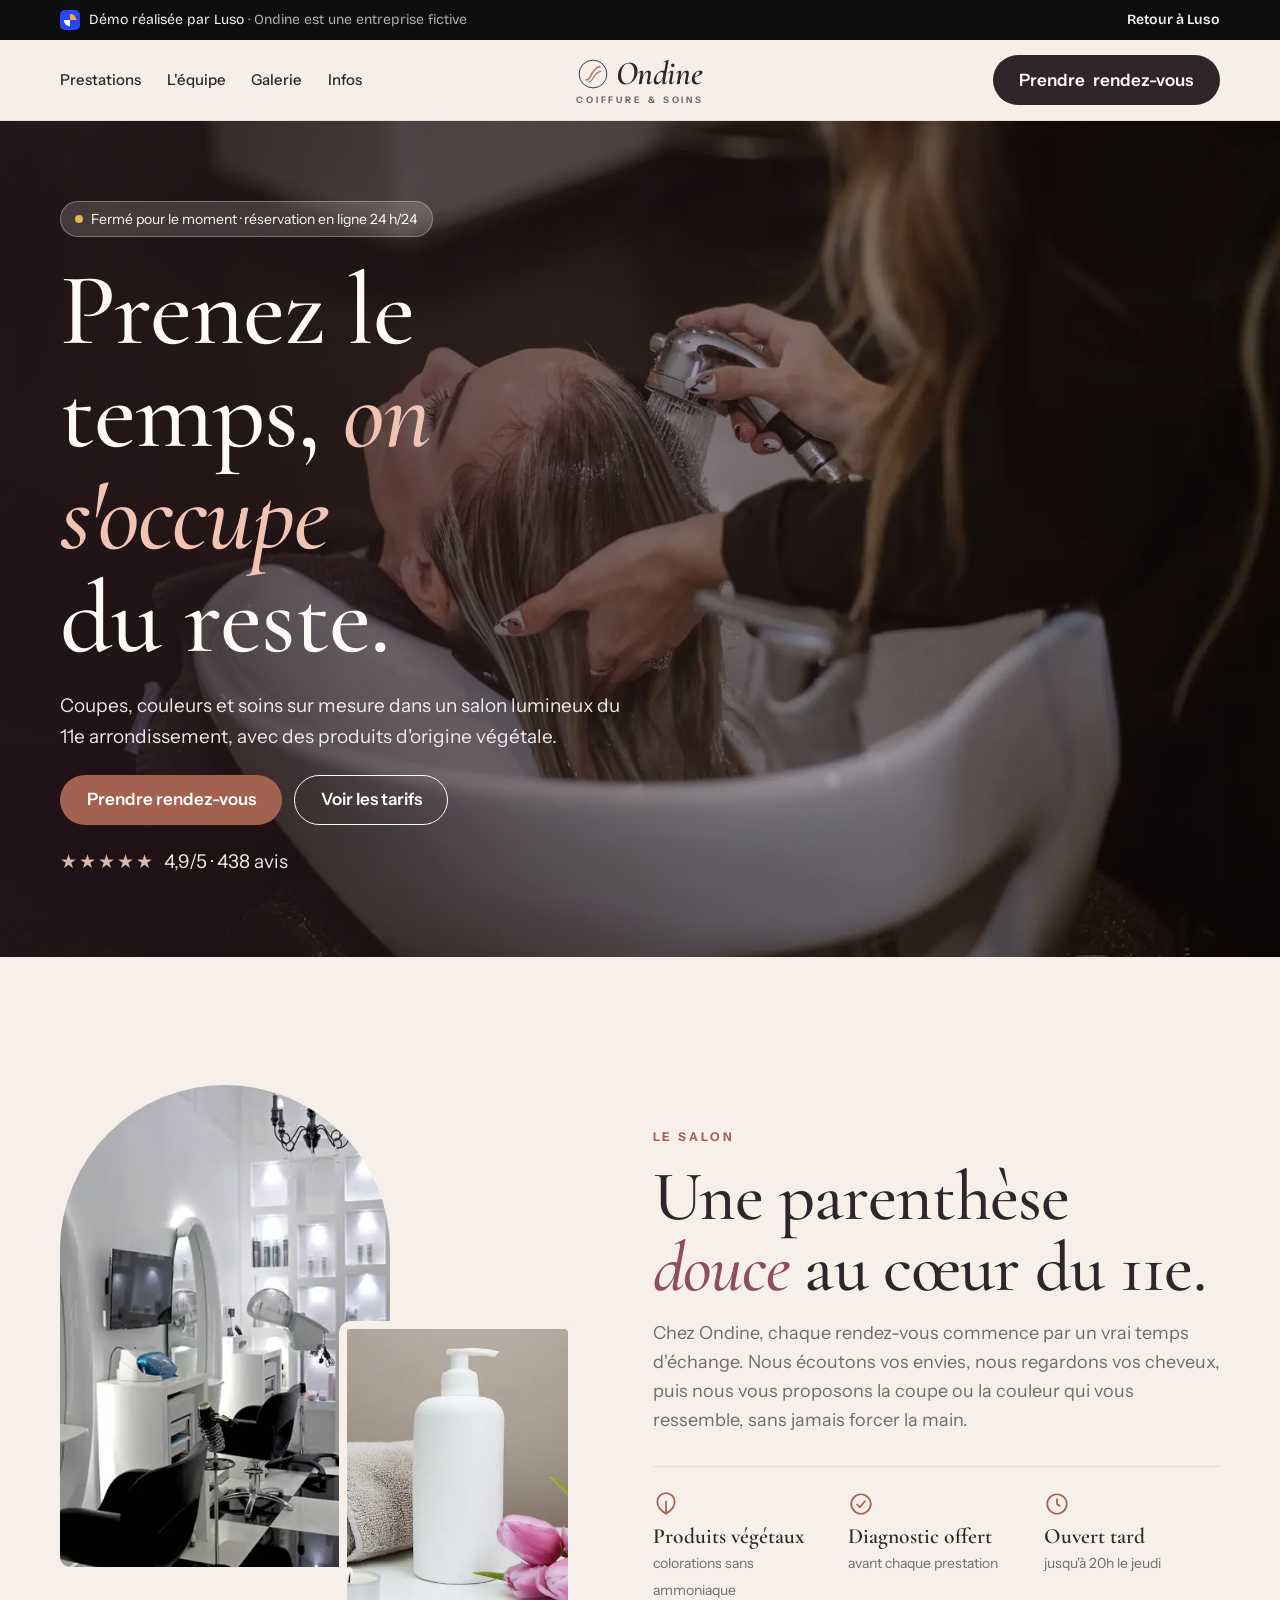
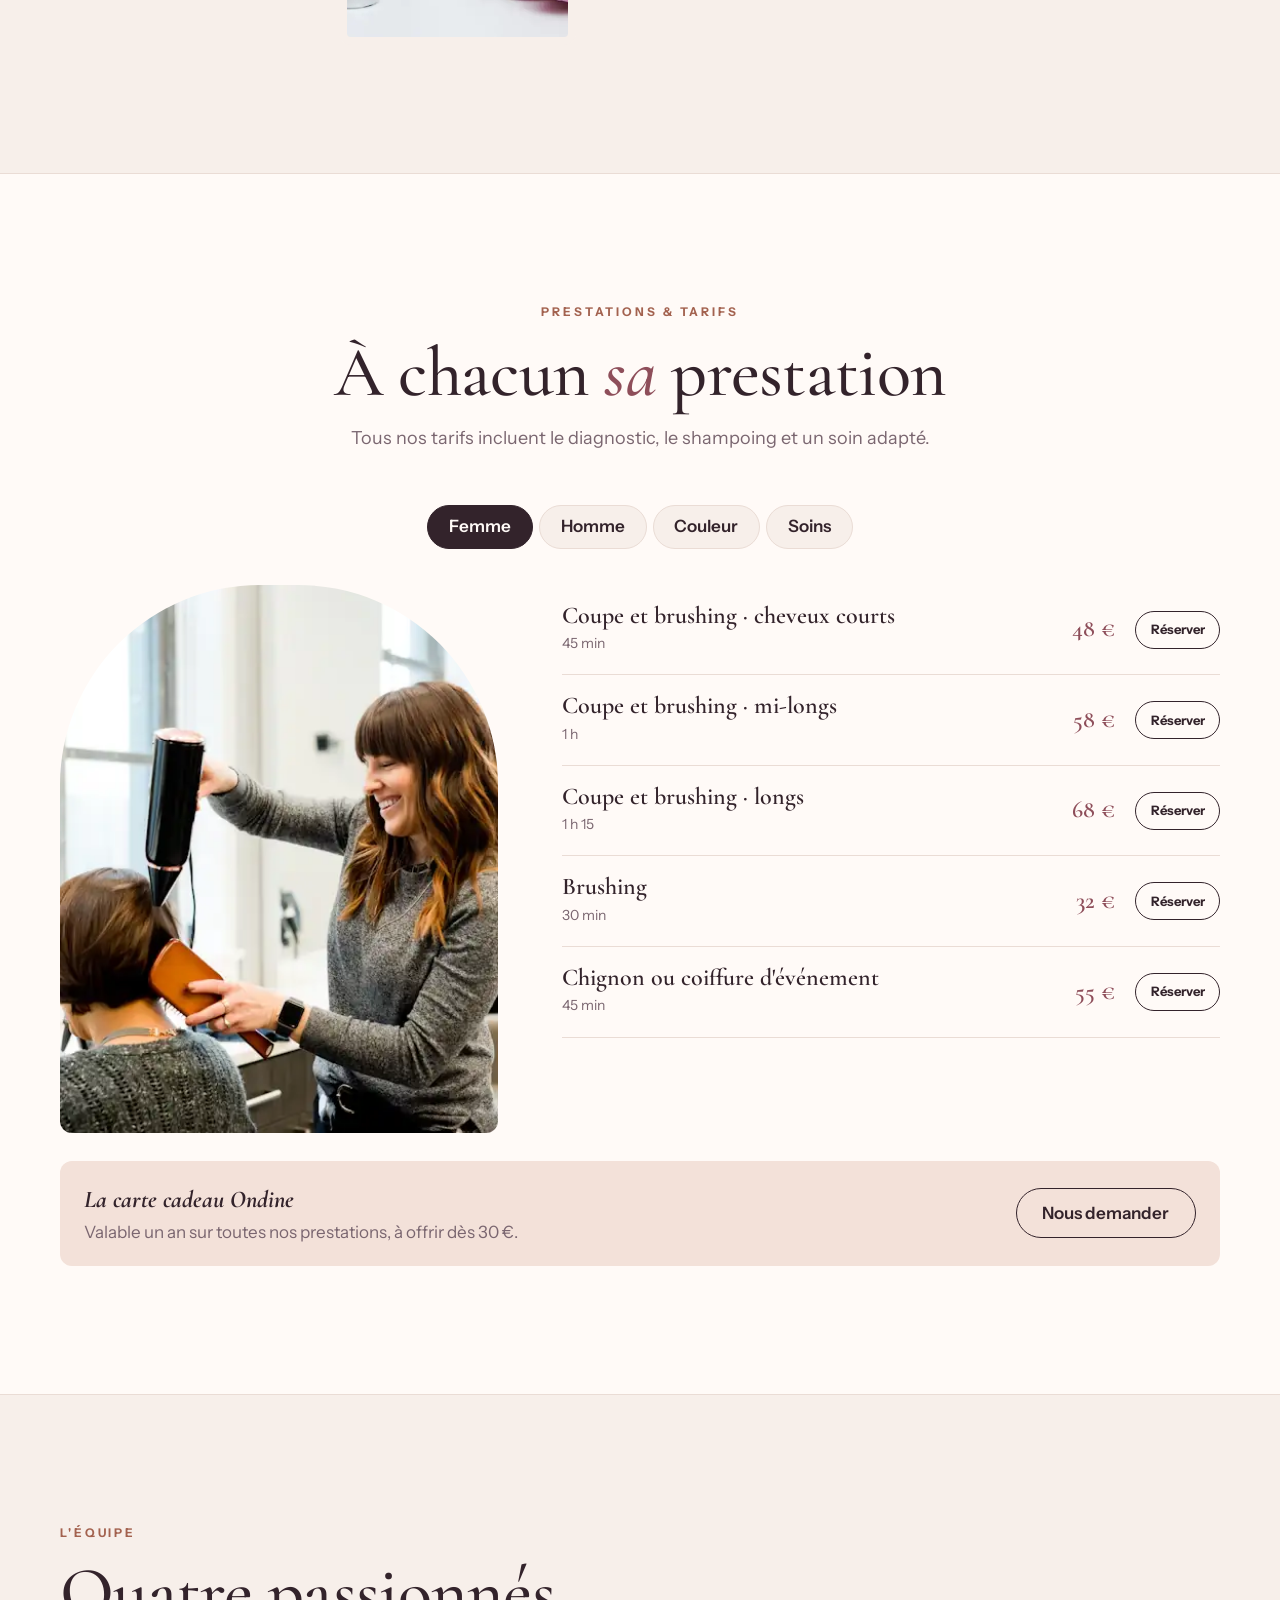
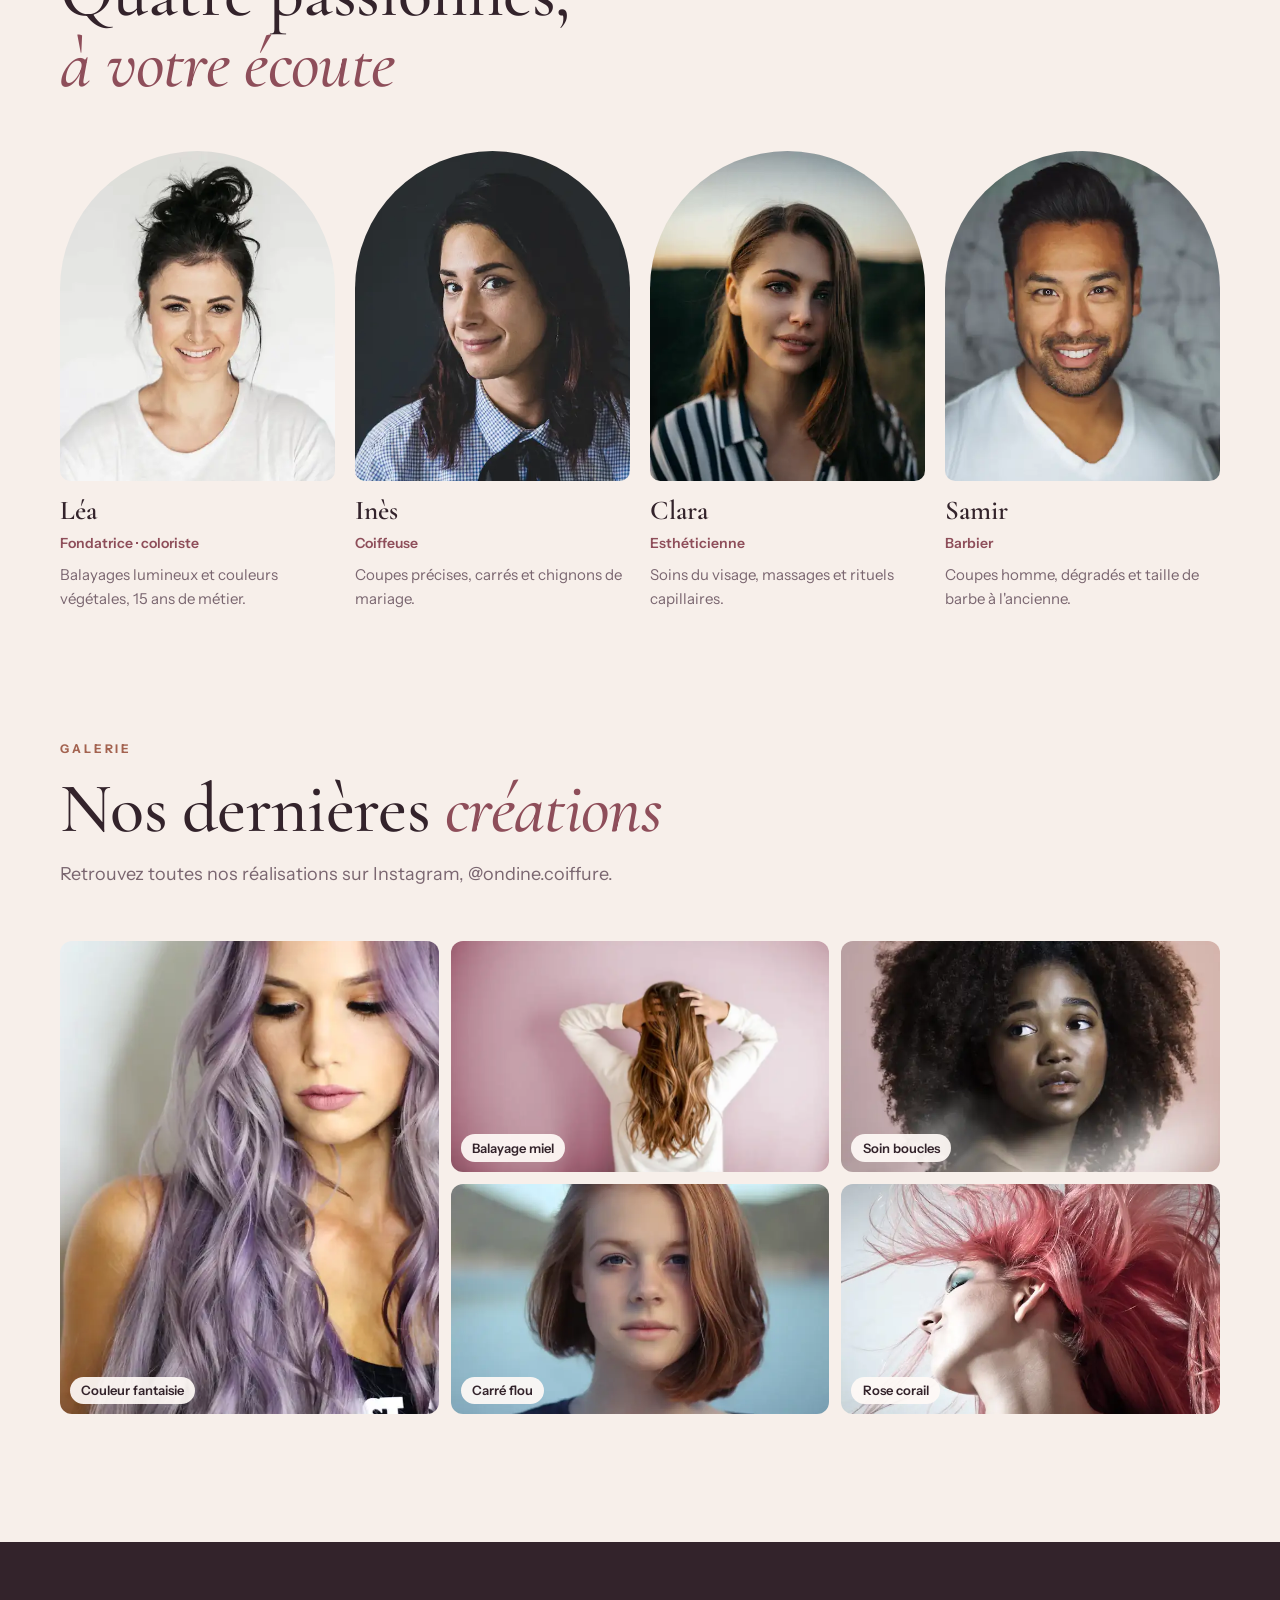
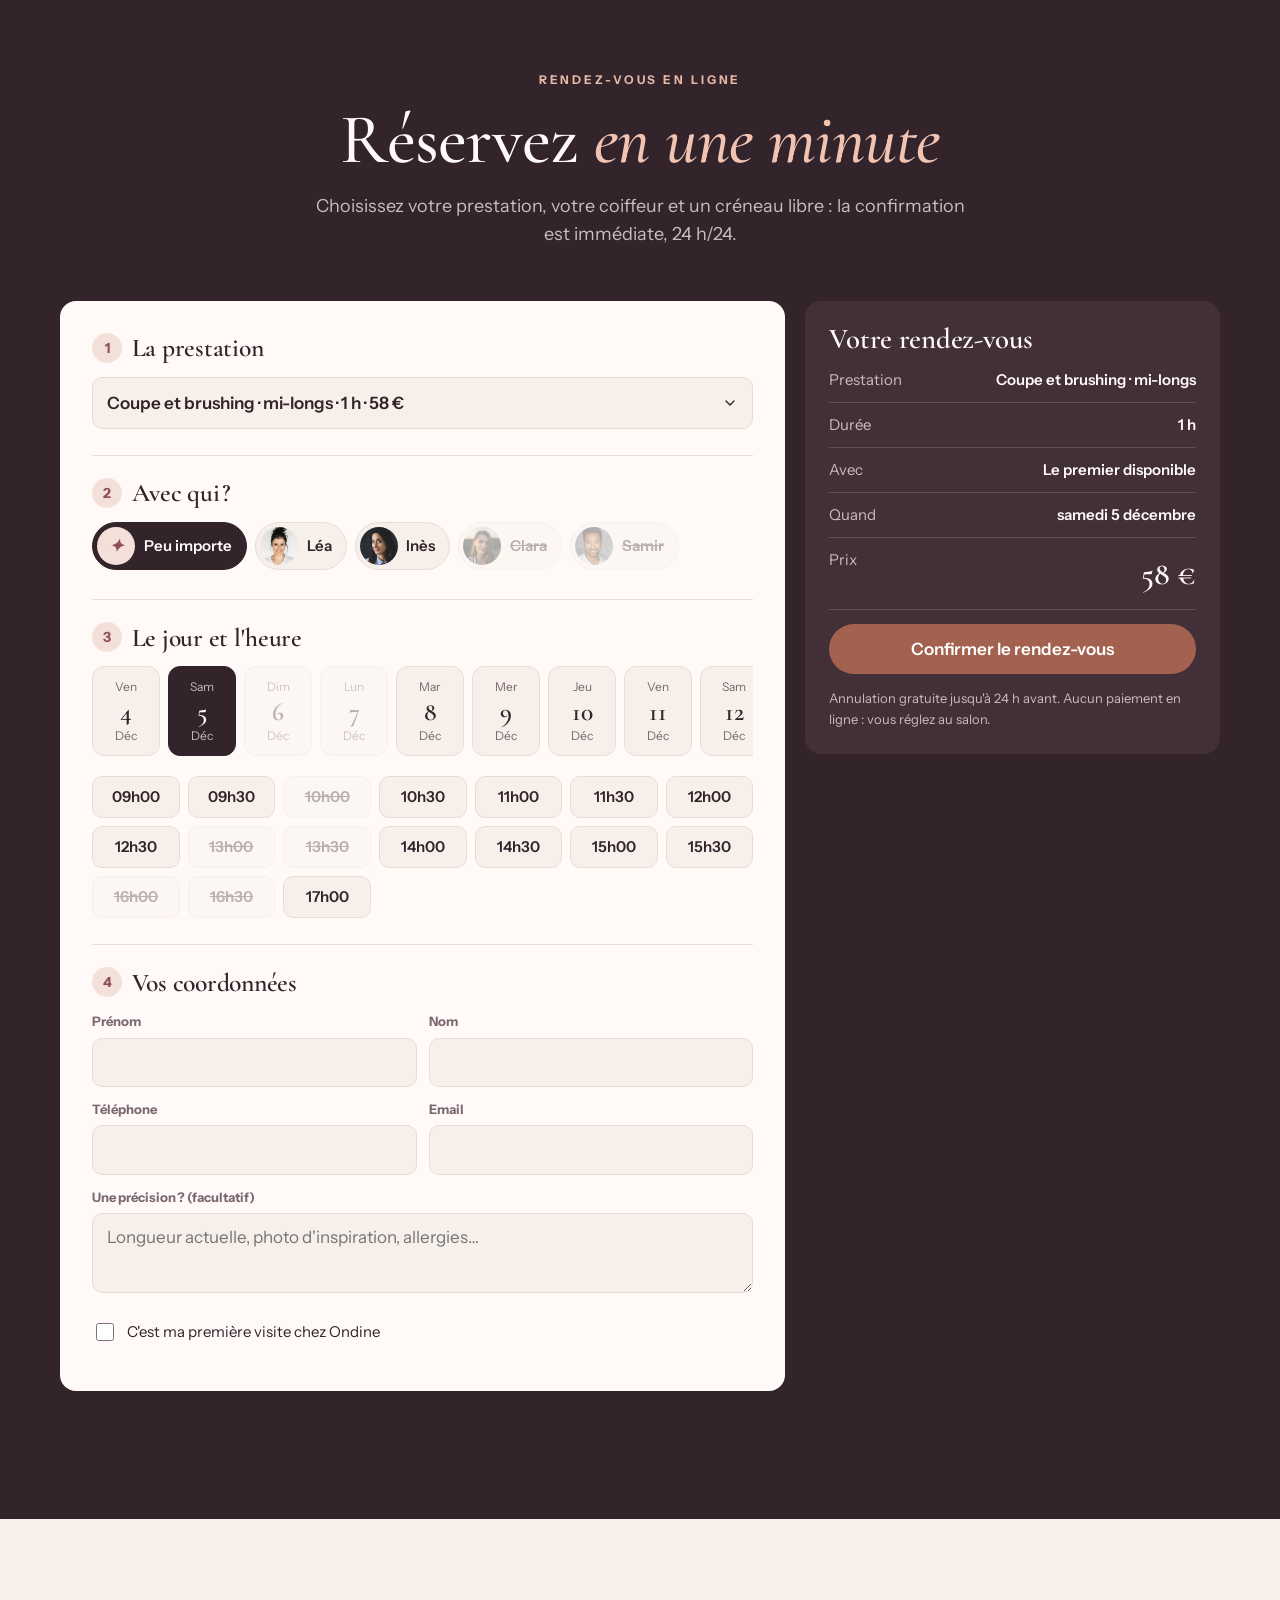
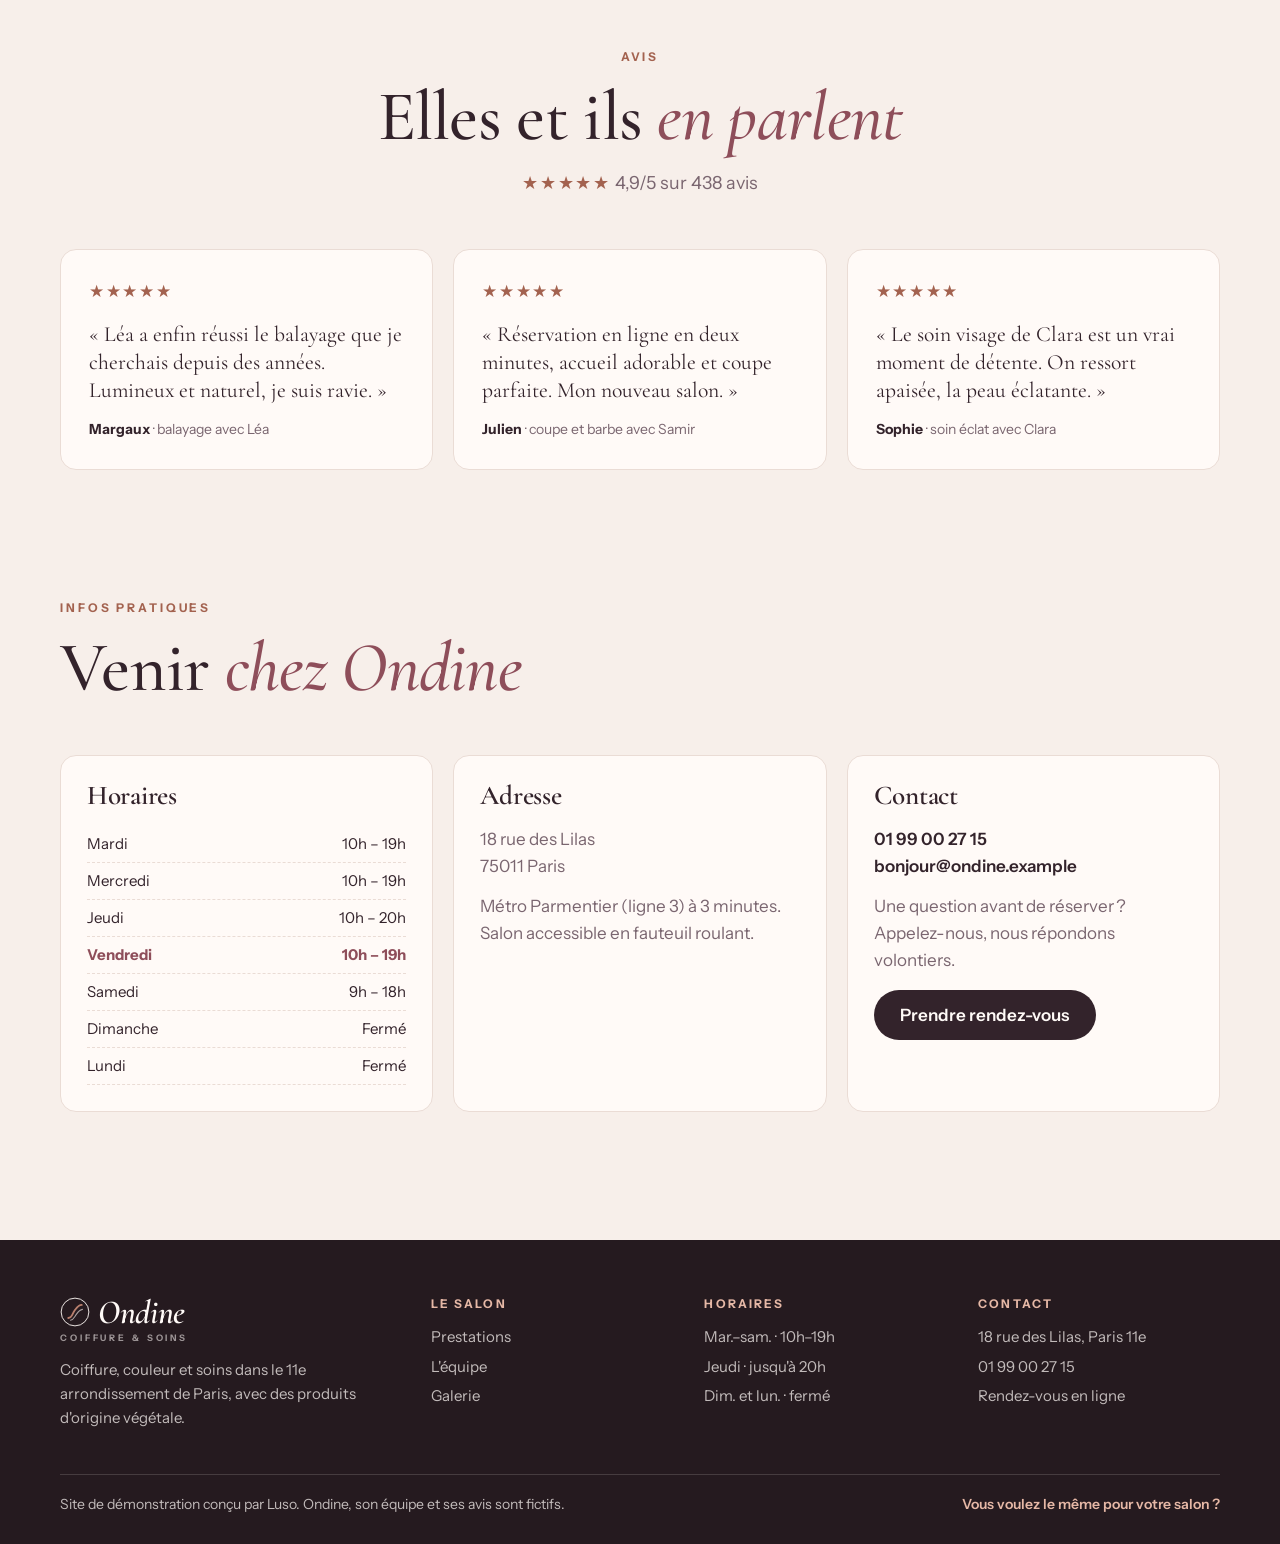
<file: demos/ondine-coiffure.html>
<!DOCTYPE html>
<html lang="fr">
<head>
<meta charset="utf-8">
<meta name="viewport" content="width=device-width, initial-scale=1, viewport-fit=cover">
<meta name="referrer" content="strict-origin-when-cross-origin">
<meta name="robots" content="noindex">
<title>Ondine · Coiffure &amp; soins à Paris 11e</title>
<meta name="description" content="Démo Luso : site d'un salon de coiffure fictif, Ondine. Prestations et tarifs, équipe, galerie et prise de rendez-vous en ligne.">
<link rel="icon" href="data:image/svg+xml,%3Csvg xmlns='http://www.w3.org/2000/svg' viewBox='0 0 32 32'%3E%3Ccircle cx='16' cy='16' r='15' fill='%2333232B'/%3E%3Cpath d='M10 22c4 0 4-5 6-8s4-6 7-6' stroke='%23E6B8A6' stroke-width='2.4' fill='none' stroke-linecap='round'/%3E%3C/svg%3E">
<style>
/* Polices hébergées sur le site Luso (aucun appel à un service tiers). */
@font-face { font-family: "Cormorant Garamond"; font-style: normal; font-weight: 400 700; font-display: swap; src: url("../assets/fonts/cormorant-garamond-latin-wght-normal.woff2") format("woff2"); }
@font-face { font-family: "Cormorant Garamond"; font-style: italic; font-weight: 400 700; font-display: swap; src: url("../assets/fonts/cormorant-garamond-latin-wght-italic.woff2") format("woff2"); }
@font-face { font-family: "Instrument Sans"; font-style: normal; font-weight: 400 700; font-display: swap; src: url("../assets/fonts/instrument-sans-latin-wght-normal.woff2") format("woff2"); }
@font-face { font-family: "Bricolage Grotesque"; font-style: normal; font-weight: 200 800; font-display: swap; src: url("../assets/fonts/bricolage-grotesque-latin-opsz-normal.woff2") format("woff2"); }

/* Ondine : rose poudré, prune et or rosé. Titres Cormorant en italique, photos lumineuses, prise de rendez-vous au centre. */
:root {
  --paper: #F7EFEA;
  --surface: #FFFAF7;
  --ink: #33232B;
  --muted: #7A6670;
  --line: #EADCD5;
  --rose: #A3624F;
  --rose-deep: #8E4E5A;
  --rose-soft: #F3E1D9;
  --display: "Cormorant Garamond", Georgia, serif;
  --body: "Instrument Sans", "Helvetica Neue", Arial, sans-serif;
  --ease: cubic-bezier(.22, .8, .24, 1);
  color-scheme: light;
}
*, *::before, *::after { box-sizing: border-box; }
html { scroll-behavior: smooth; scroll-padding-top: 84px; }
body { margin: 0; background: var(--paper); color: var(--ink); font-family: var(--body); font-size: 1.0625rem; line-height: 1.6; -webkit-font-smoothing: antialiased; overflow-x: clip; }
h1, h2, h3 { font-family: var(--display); font-weight: 500; line-height: 1; margin: 0; text-wrap: balance; letter-spacing: -.01em; }
h1 em, h2 em { font-style: italic; color: var(--rose-deep); }
p, ul, ol, figure, blockquote, dl, dd { margin: 0; }
ul, ol { list-style: none; padding: 0; }
a { color: inherit; }
button, input, select, textarea { font: inherit; color: inherit; }
img, svg { display: block; max-width: 100%; }
img { height: auto; }
:focus-visible { outline: 2px solid var(--rose-deep); outline-offset: 3px; border-radius: 4px; }
[hidden] { display: none !important; }
.sr-only { position: absolute; width: 1px; height: 1px; overflow: hidden; clip: rect(0 0 0 0); white-space: nowrap; }
.wrap { width: 100%; max-width: 1240px; margin-inline: auto; padding-inline: clamp(16px, 4vw, 40px); }
.section { padding-block: clamp(72px, 10vw, 128px); }
.kicker { font-size: .75rem; font-weight: 700; letter-spacing: .24em; text-transform: uppercase; color: var(--rose); }
.head { display: grid; gap: 1rem; max-width: 42rem; margin-bottom: clamp(32px, 5vw, 52px); }
.head.center { margin-inline: auto; text-align: center; justify-items: center; }
.head h2 { font-size: clamp(2.6rem, 6vw, 4.4rem); }
.head p { color: var(--muted); font-size: 1.125rem; }
.btn { display: inline-flex; align-items: center; justify-content: center; gap: .5rem; min-height: 50px; padding: 0 1.6rem; border: 1.5px solid transparent; border-radius: 999px; font-weight: 600; text-decoration: none; cursor: pointer; transition: background-color .2s, color .2s, border-color .2s, transform .2s var(--ease); }
.btn:active { transform: scale(.98); }
.btn-plum { background: var(--ink); color: var(--surface); }
.btn-plum:hover { background: var(--rose-deep); }
.btn-rose { background: var(--rose); color: #fff; }
.btn-rose:hover { background: var(--rose-deep); }
.btn-line { border-color: currentColor; background: transparent; }
.btn-line:hover { background: var(--ink); border-color: var(--ink); color: var(--surface); }
.btn:disabled { opacity: .45; cursor: not-allowed; }
.stars { color: var(--rose); letter-spacing: .1em; }

/* Bandeau Luso */
.demo-bar { background: #0E0E0F; color: #F4F2EE; font-family: "Bricolage Grotesque", var(--body); font-size: .875rem; }
.demo-bar .wrap { display: flex; flex-wrap: wrap; align-items: center; justify-content: space-between; gap: .4rem 1.25rem; padding-block: 9px; }
.demo-bar p { display: flex; align-items: center; gap: .55rem; }
.demo-bar svg { width: 20px; height: 20px; flex: none; }
.demo-bar a { color: inherit; text-decoration: none; font-weight: 600; }
.demo-bar a:hover { color: #F2AE3A; }
.demo-bar .t { opacity: .7; font-weight: 400; }

/* En-tête */
.top { position: sticky; top: 0; z-index: 40; background: rgba(247, 239, 234, .94); border-bottom: 1px solid var(--line); backdrop-filter: blur(10px); -webkit-backdrop-filter: blur(10px); }
.top .wrap { display: grid; grid-template-columns: 1fr auto 1fr; align-items: center; gap: 1rem; min-height: 80px; }
.top nav { display: flex; gap: 1.6rem; }
.top nav a { text-decoration: none; font-weight: 500; font-size: .9375rem; }
.top nav a:hover { color: var(--rose-deep); }
.brand { display: inline-flex; flex-direction: column; align-items: center; text-decoration: none; line-height: 1; }
.brand-mark { display: inline-flex; align-items: center; gap: .5rem; }
.brand svg { width: 30px; height: 30px; }
.brand b { font-family: var(--display); font-style: italic; font-weight: 600; font-size: 2.1rem; letter-spacing: -.01em; }
.brand small { margin-top: 4px; font-size: .5625rem; font-weight: 700; letter-spacing: .32em; text-transform: uppercase; color: var(--muted); }
.top-right { display: flex; justify-content: flex-end; align-items: center; gap: .6rem; }
.menu-btn { display: none; width: 46px; height: 46px; border: 1.5px solid var(--line); border-radius: 50%; background: var(--surface); cursor: pointer; }
.menu-btn svg { width: 20px; height: 20px; margin: auto; }
@media (max-width: 960px) {
  .top .wrap { grid-template-columns: auto 1fr; }
  .brand { align-items: flex-start; }
  .top-right .btn { min-height: 44px; padding: 0 1rem; font-size: .875rem; }
  .menu-btn { display: grid; }
  .top nav { position: absolute; top: 100%; left: 0; right: 0; flex-direction: column; gap: 0; padding: 6px clamp(16px, 4vw, 40px) 16px; background: var(--paper); border-bottom: 1px solid var(--line); }
  .top nav:not(.open) { display: none; }
  .top nav a { padding: .8rem 0; border-bottom: 1px solid var(--line); font-family: var(--display); font-size: 1.5rem; font-style: italic; }
}
@media (max-width: 420px) { .top-right .btn span { display: none; } }

/* Héros */
.hero { position: relative; min-height: min(88svh, 820px); display: grid; align-items: center; color: var(--surface); overflow: hidden; }
.hero > img { position: absolute; inset: 0; width: 100%; height: 100%; object-fit: cover; object-position: center 40%; }
.hero::after { content: ""; position: absolute; inset: 0; background: linear-gradient(90deg, rgba(40, 24, 30, .78) 0%, rgba(40, 24, 30, .4) 55%, rgba(40, 24, 30, .1) 100%); }
.hero .wrap { position: relative; z-index: 1; padding-block: 80px; }
.hero-in { display: grid; gap: 1.4rem; max-width: 36rem; }
.open-now { display: inline-flex; align-items: center; gap: .5rem; width: fit-content; padding: .35rem .9rem; border-radius: 999px; background: rgba(255, 250, 247, .16); border: 1px solid rgba(255, 250, 247, .3); font-size: .875rem; }
.open-now i { width: 8px; height: 8px; border-radius: 50%; background: #E9B44C; }
.open-now.on i { background: #7DDB9A; }
.hero h1 { font-size: clamp(3.4rem, 8vw, 6.4rem); font-weight: 500; }
.hero h1 em { color: #F1C3B3; }
.hero p { font-size: 1.1875rem; opacity: .92; }
.hero-actions { display: flex; flex-wrap: wrap; gap: .75rem; }
.hero .btn-line { color: var(--surface); }
.hero .btn-line:hover { background: var(--surface); color: var(--ink); border-color: var(--surface); }
.hero-rate { display: flex; align-items: center; gap: .6rem; font-size: .9375rem; }
.hero-rate .stars { color: #F1C3B3; }

/* Le salon */
.intro { display: grid; grid-template-columns: minmax(0, 1fr) minmax(0, 1.1fr); gap: clamp(32px, 6vw, 88px); align-items: center; }
.intro-pics { position: relative; height: clamp(380px, 46vw, 560px); }
.intro-pics img { position: absolute; object-fit: cover; border-radius: 200px 200px 12px 12px; }
.intro-pics img:first-child { left: 0; top: 0; width: 64%; height: 86%; }
.intro-pics img:last-child { right: 0; bottom: 0; width: 46%; height: 58%; border-radius: 12px; border: 8px solid var(--paper); }
.values { display: grid; grid-template-columns: repeat(3, minmax(0, 1fr)); gap: 1.25rem; margin-top: 2rem; padding-top: 1.5rem; border-top: 1px solid var(--line); }
.values svg { width: 26px; height: 26px; color: var(--rose); margin-bottom: .5rem; }
.values b { display: block; font-family: var(--display); font-size: 1.35rem; font-weight: 600; line-height: 1.1; }
.values span { font-size: .875rem; color: var(--muted); }
@media (max-width: 900px) { .intro { grid-template-columns: minmax(0, 1fr); } .values { grid-template-columns: minmax(0, 1fr); } }

/* Prestations */
.services-band { background: var(--surface); border-block: 1px solid var(--line); }
.tabs { display: flex; flex-wrap: wrap; justify-content: center; gap: 6px; margin-bottom: 36px; }
.tabs button { min-height: 44px; padding: 0 1.3rem; border: 1.5px solid var(--line); border-radius: 999px; background: var(--paper); font-weight: 600; cursor: pointer; transition: background-color .2s, color .2s, border-color .2s; }
.tabs button[aria-selected="true"] { background: var(--ink); border-color: var(--ink); color: var(--surface); }
.menu { display: grid; grid-template-columns: minmax(0, .8fr) minmax(0, 1.2fr); gap: clamp(28px, 5vw, 64px); align-items: start; }
.menu-img { position: sticky; top: 110px; border-radius: 200px 200px 12px 12px; overflow: hidden; aspect-ratio: 4 / 5; background: var(--rose-soft); }
.menu-img img { width: 100%; height: 100%; object-fit: cover; animation: fade .6s var(--ease); }
@keyframes fade { from { opacity: 0; transform: scale(1.03); } }
.prices li { display: grid; grid-template-columns: minmax(0, 1fr) auto auto; gap: .5rem 1.25rem; align-items: center; padding-block: 18px; border-bottom: 1px solid var(--line); animation: rise .45s var(--ease) both; }
@keyframes rise { from { opacity: 0; transform: translateY(10px); } }
.prices b { display: block; font-family: var(--display); font-size: 1.5rem; font-weight: 600; line-height: 1.1; }
.prices small { color: var(--muted); font-size: .875rem; }
.prices .p { font-family: var(--display); font-size: 1.5rem; font-weight: 600; color: var(--rose-deep); white-space: nowrap; }
.prices button { min-height: 38px; padding: 0 .9rem; border: 1.5px solid var(--ink); border-radius: 999px; background: transparent; font-size: .8125rem; font-weight: 700; cursor: pointer; }
.prices button:hover { background: var(--ink); color: var(--surface); }
.gift { display: flex; flex-wrap: wrap; align-items: center; justify-content: space-between; gap: 1rem; margin-top: 28px; padding: 20px 24px; border-radius: 12px; background: var(--rose-soft); }
.gift b { font-family: var(--display); font-size: 1.5rem; font-style: italic; }
@media (max-width: 860px) { .menu { grid-template-columns: minmax(0, 1fr); } .menu-img { position: static; aspect-ratio: 16 / 10; border-radius: 12px; } }
@media (max-width: 520px) { .prices li { grid-template-columns: minmax(0, 1fr) auto; } .prices button { grid-column: 1 / -1; justify-self: start; } }

/* Équipe */
.team { display: grid; grid-template-columns: repeat(4, minmax(0, 1fr)); gap: 20px; }
.member { display: grid; gap: .5rem; }
.member img { width: 100%; aspect-ratio: 5 / 6; object-fit: cover; border-radius: 160px 160px 12px 12px; filter: saturate(.9); transition: filter .4s, transform .6s var(--ease); }
.member:hover img { filter: none; transform: translateY(-4px); }
.member b { margin-top: .5rem; font-family: var(--display); font-size: 1.7rem; font-weight: 600; line-height: 1; }
.member span { color: var(--rose-deep); font-size: .875rem; font-weight: 600; }
.member p { color: var(--muted); font-size: .9375rem; }
@media (max-width: 900px) { .team { grid-template-columns: repeat(2, minmax(0, 1fr)); } }

/* Galerie */
.gallery { display: grid; grid-template-columns: repeat(6, minmax(0, 1fr)); grid-auto-rows: clamp(160px, 18vw, 240px); gap: 12px; }
.gallery figure { position: relative; overflow: hidden; border-radius: 12px; }
.gallery figure:nth-child(1) { grid-column: span 2; grid-row: span 2; }
.gallery figure:nth-child(2), .gallery figure:nth-child(3) { grid-column: span 2; }
.gallery figure:nth-child(n+4) { grid-column: span 2; }
.gallery img { width: 100%; height: 100%; object-fit: cover; transition: transform .8s var(--ease); }
.gallery figure:hover img { transform: scale(1.05); }
.gallery figcaption { position: absolute; left: 10px; bottom: 10px; padding: .2rem .7rem; border-radius: 999px; background: rgba(255, 250, 247, .92); font-size: .8125rem; font-weight: 600; }
@media (max-width: 760px) { .gallery { grid-template-columns: repeat(2, minmax(0, 1fr)); grid-auto-rows: 170px; } .gallery figure:nth-child(n) { grid-column: span 1; grid-row: span 1; } .gallery figure:nth-child(1) { grid-column: span 2; grid-row: span 2; } }

/* Prise de rendez-vous */
.book-band { background: var(--ink); color: var(--surface); }
.book-band .head p { color: rgba(255, 250, 247, .72); }
.book-band .kicker { color: #E6B8A6; }
.book-band h2 em { color: #F1C3B3; }
.booking { display: grid; grid-template-columns: minmax(0, 1.4fr) minmax(0, .8fr); gap: 20px; align-items: start; }
.panel { padding: clamp(20px, 3vw, 32px); border-radius: 16px; background: var(--surface); color: var(--ink); }
.bstep + .bstep { margin-top: 26px; padding-top: 22px; border-top: 1px solid var(--line); }
.bstep h3 { display: flex; align-items: center; gap: .6rem; font-size: 1.6rem; font-weight: 600; margin-bottom: 14px; }
.bstep h3 .n { display: grid; place-items: center; width: 30px; height: 30px; border-radius: 50%; background: var(--rose-soft); color: var(--rose-deep); font-family: var(--body); font-size: .875rem; font-weight: 700; }
.bstep.locked { opacity: .45; pointer-events: none; }
.svc-select { width: 100%; min-height: 52px; padding: 0 2.6rem 0 14px; border: 1.5px solid var(--line); border-radius: 10px; background: var(--paper) url("data:image/svg+xml,%3Csvg xmlns='http://www.w3.org/2000/svg' viewBox='0 0 24 24' fill='none' stroke='%2333232B' stroke-width='2' stroke-linecap='round'%3E%3Cpath d='M6 9l6 6 6-6'/%3E%3C/svg%3E") no-repeat right 14px center / 16px; appearance: none; font-weight: 600; }
.pros { display: flex; flex-wrap: wrap; gap: 8px; }
.pros label { position: relative; }
.pros input { position: absolute; opacity: 0; }
.pros span { display: inline-flex; align-items: center; gap: .55rem; min-height: 48px; padding: 4px 14px 4px 4px; border: 1.5px solid var(--line); border-radius: 999px; background: var(--paper); font-weight: 600; font-size: .9375rem; cursor: pointer; }
.pros img, .pros .any { width: 38px; height: 38px; border-radius: 50%; object-fit: cover; }
.pros .any { display: grid; place-items: center; background: var(--rose-soft); color: var(--rose-deep); font-size: 1.1rem; }
.pros input:checked + span { border-color: var(--ink); background: var(--ink); color: var(--surface); }
.pros input:disabled + span { opacity: .35; cursor: not-allowed; text-decoration: line-through; }
.pros input:focus-visible + span, .days input:focus-visible + span, .times input:focus-visible + span { outline: 2px solid var(--rose-deep); outline-offset: 2px; }
.days { display: flex; gap: 8px; overflow-x: auto; padding-bottom: 6px; scroll-snap-type: x mandatory; }
.days label { position: relative; flex: none; scroll-snap-align: start; }
.days input { position: absolute; opacity: 0; }
.days span { display: grid; justify-items: center; gap: 2px; width: 68px; padding: 10px 0; border: 1.5px solid var(--line); border-radius: 12px; background: var(--paper); cursor: pointer; }
.days small { font-size: .75rem; color: var(--muted); text-transform: capitalize; }
.days b { font-family: var(--display); font-size: 1.6rem; font-weight: 600; line-height: 1; }
.days input:checked + span { border-color: var(--ink); background: var(--ink); color: var(--surface); }
.days input:checked + span small { color: rgba(255, 250, 247, .7); }
.days input:disabled + span { opacity: .35; cursor: not-allowed; }
.times { display: grid; grid-template-columns: repeat(auto-fill, minmax(78px, 1fr)); gap: 8px; margin-top: 14px; }
.times label { position: relative; }
.times input { position: absolute; opacity: 0; }
.times span { display: grid; place-items: center; min-height: 42px; border: 1.5px solid var(--line); border-radius: 10px; background: var(--paper); font-weight: 600; font-size: .9375rem; cursor: pointer; }
.times input:checked + span { border-color: var(--rose-deep); background: var(--rose-deep); color: #fff; }
.times input:disabled + span { opacity: .35; text-decoration: line-through; cursor: not-allowed; }
.times-empty { margin-top: 12px; color: var(--muted); font-size: .9375rem; }
.fields { display: grid; grid-template-columns: repeat(2, minmax(0, 1fr)); gap: 12px; }
.f { display: grid; gap: .35rem; }
.f.full { grid-column: 1 / -1; }
.f label { font-size: .8125rem; font-weight: 700; color: var(--muted); }
.f input, .f textarea { min-height: 48px; padding: 10px 14px; border: 1.5px solid var(--line); border-radius: 10px; background: var(--paper); }
.f textarea { min-height: 80px; resize: vertical; }
.f input:focus, .f textarea:focus, .svc-select:focus { outline: none; border-color: var(--rose-deep); box-shadow: 0 0 0 4px rgba(142, 78, 90, .14); }
.check { display: flex; align-items: center; gap: .6rem; font-size: .9375rem; }
.check input { width: 18px; height: 18px; accent-color: var(--rose-deep); }
.summary { position: sticky; top: 104px; display: grid; gap: 14px; padding: 24px; border-radius: 16px; background: #432F38; }
.summary h3 { font-size: 1.8rem; font-weight: 600; }
.summary dl { display: grid; gap: 10px; }
.summary dl div { display: flex; justify-content: space-between; gap: 1rem; padding-bottom: 10px; border-bottom: 1px solid rgba(255, 250, 247, .15); font-size: .9375rem; }
.summary dt { opacity: .7; }
.summary dd { font-weight: 600; text-align: right; }
.summary .total { font-family: var(--display); font-size: 2rem; }
.bmsg { color: #F1C3B3; font-weight: 600; font-size: .9375rem; }
.bmsg:empty { display: none; }
.small-note { font-size: .8125rem; opacity: .7; }
.confirm { display: grid; justify-items: start; gap: 1rem; }
.confirm .ic { display: grid; place-items: center; width: 64px; height: 64px; border-radius: 50%; background: var(--rose-soft); color: var(--rose-deep); }
.confirm h3 { font-size: 2.2rem; font-weight: 600; }
.confirm .actions { display: flex; flex-wrap: wrap; gap: .6rem; }
.demo-note { padding: 12px 14px; border-radius: 10px; background: var(--rose-soft); font-size: .875rem; color: var(--muted); }
@media (max-width: 900px) { .booking { grid-template-columns: minmax(0, 1fr); } .summary { position: static; } }
@media (max-width: 520px) { .fields { grid-template-columns: minmax(0, 1fr); } }

/* Avis */
.reviews { display: grid; grid-template-columns: repeat(3, minmax(0, 1fr)); gap: 20px; }
.review { display: grid; gap: .9rem; align-content: start; padding: 28px; border-radius: 16px; background: var(--surface); border: 1px solid var(--line); }
.review p { font-family: var(--display); font-size: 1.35rem; line-height: 1.3; }
.review footer { font-size: .875rem; color: var(--muted); }
.review footer b { color: var(--ink); }
@media (max-width: 900px) { .reviews { grid-template-columns: minmax(0, 1fr); } }

/* Infos */
.infos { display: grid; grid-template-columns: repeat(3, minmax(0, 1fr)); gap: 20px; }
.info { padding: 26px; border-radius: 16px; background: var(--surface); border: 1px solid var(--line); }
.info h3 { margin-bottom: 1rem; font-size: 1.7rem; font-weight: 600; }
.hours div { display: flex; justify-content: space-between; gap: 1rem; padding-block: 6px; border-bottom: 1px dashed var(--line); font-size: .9375rem; }
.hours .today { font-weight: 700; color: var(--rose-deep); }
.info p { color: var(--muted); }
.info a:not(.btn) { font-weight: 600; text-decoration: none; color: var(--ink); }
.info .btn { margin-top: 1rem; }
@media (max-width: 900px) { .infos { grid-template-columns: minmax(0, 1fr); } }

/* Pied de page */
.foot { padding-block: 56px 28px; background: #251A1F; color: rgba(255, 250, 247, .72); font-size: .9375rem; }
.foot-grid { display: grid; grid-template-columns: 1.4fr repeat(3, minmax(0, 1fr)); gap: 32px; }
.foot .brand { align-items: flex-start; color: var(--surface); }
.foot .brand small { color: rgba(255, 250, 247, .55); }
.foot .fh { font-family: var(--body); line-height: 1.4; font-weight: 700; margin: 0 0 .8rem; font-size: .75rem; letter-spacing: .18em; text-transform: uppercase; color: #E6B8A6; }
.foot li { margin-bottom: .35rem; }
.foot a { text-decoration: none; }
.foot a:hover { color: var(--surface); }
.foot-bottom { display: flex; flex-wrap: wrap; justify-content: space-between; gap: .5rem 2rem; margin-top: 44px; padding-top: 18px; border-top: 1px solid rgba(255, 250, 247, .15); font-size: .875rem; }
.foot-bottom a { color: #E6B8A6; font-weight: 600; }
@media (max-width: 860px) { .foot-grid { grid-template-columns: repeat(2, minmax(0, 1fr)); } .foot-grid > div:first-child { grid-column: 1 / -1; } }

.js .reveal { opacity: 0; transform: translateY(24px); transition: opacity .9s var(--ease), transform .9s var(--ease); }
.js .reveal.in { opacity: 1; transform: none; }
@media (prefers-reduced-motion: reduce) { html { scroll-behavior: auto; } *, *::before, *::after { animation: none !important; transition: none !important; } .js .reveal { opacity: 1; transform: none; } }
</style>
<script>document.documentElement.classList.add("js");</script>
</head>
<body>

<svg width="0" height="0" style="position:absolute" aria-hidden="true">
  <symbol id="logo" viewBox="0 0 40 40"><circle cx="20" cy="20" r="18.5" fill="none" stroke="currentColor" stroke-width="1.2"/><path d="M11 28c5 0 5.5-6 8.5-10s5-7.5 9.5-7.5" fill="none" stroke="#B9806E" stroke-width="2.4" stroke-linecap="round"/><path d="M14 31c4-.5 5-4 7.5-7.5S26 17 30 16.5" fill="none" stroke="currentColor" stroke-width="1.4" stroke-linecap="round" opacity=".6"/></symbol>
  <symbol id="i-check" viewBox="0 0 24 24"><path d="M5 12.5l4.5 4.5L19 7.5" fill="none" stroke="currentColor" stroke-width="2.4" stroke-linecap="round" stroke-linejoin="round"/></symbol>
</svg>

<div class="demo-bar" role="note">
  <div class="wrap">
    <p>
      <svg viewBox="0 0 32 32" aria-hidden="true"><rect width="32" height="32" rx="8" fill="#2747F5"/><path d="M16 6a10 10 0 0 1 10 10H16z" fill="#F2AE3A"/><path d="M16 26A10 10 0 0 1 6 16h10z" fill="#fff"/></svg>
      <span>Démo réalisée par Luso <span class="t">· Ondine est une entreprise fictive</span></span>
    </p>
    <a href="../index.html#realisations">Retour à Luso</a>
  </div>
</div>

<header class="top">
  <div class="wrap">
    <nav id="nav" aria-label="Navigation du salon">
      <a href="#prestations">Prestations</a>
      <a href="#equipe">L'équipe</a>
      <a href="#galerie">Galerie</a>
      <a href="#infos">Infos</a>
    </nav>
    <a class="brand" href="#accueil">
      <span class="brand-mark"><svg aria-hidden="true"><use href="#logo"/></svg><b>Ondine</b></span>
      <small>Coiffure &amp; soins</small>
    </a>
    <div class="top-right">
      <a class="btn btn-plum" href="#rdv">Prendre<span>rendez-vous</span></a>
      <button class="menu-btn" id="menu-btn" aria-expanded="false" aria-controls="nav" aria-label="Ouvrir le menu"><svg viewBox="0 0 24 24" fill="none" stroke="currentColor" stroke-width="2" stroke-linecap="round"><path d="M4 8h16M4 16h16"/></svg></button>
    </div>
  </div>
</header>

<main id="accueil">
  <section class="hero" aria-labelledby="hero-title">
    <img src="img/ondine/hero.webp" width="1600" height="1067" alt="Une cliente profite d'un shampoing soin au bac du salon Ondine" fetchpriority="high">
    <div class="wrap">
      <div class="hero-in">
        <span class="open-now" id="open-now"><i></i><span id="open-txt">Horaires du salon</span></span>
        <h1 id="hero-title">Prenez le temps, <em>on s'occupe</em> du reste.</h1>
        <p>Coupes, couleurs et soins sur mesure dans un salon lumineux du 11e arrondissement, avec des produits d'origine végétale.</p>
        <div class="hero-actions">
          <a class="btn btn-rose" href="#rdv">Prendre rendez-vous</a>
          <a class="btn btn-line" href="#prestations">Voir les tarifs</a>
        </div>
        <p class="hero-rate"><span class="stars" aria-hidden="true">★★★★★</span>4,9/5 · 438 avis</p>
      </div>
    </div>
  </section>

  <section class="section" aria-labelledby="intro-title">
    <div class="wrap intro">
      <div class="intro-pics reveal">
        <img src="img/ondine/salon-1.webp" width="900" height="600" alt="Le salon Ondine, ses arches blanches et ses fauteuils" loading="lazy">
        <img src="img/ondine/produits.webp" width="800" height="533" alt="Produits de soin et serviette" loading="lazy">
      </div>
      <div class="reveal">
        <div class="head" style="margin-bottom:0">
          <span class="kicker">Le salon</span>
          <h2 id="intro-title">Une parenthèse <em>douce</em> au cœur du 11e.</h2>
          <p>Chez Ondine, chaque rendez-vous commence par un vrai temps d'échange. Nous écoutons vos envies, nous regardons vos cheveux, puis nous vous proposons la coupe ou la couleur qui vous ressemble, sans jamais forcer la main.</p>
        </div>
        <div class="values">
          <div><svg viewBox="0 0 24 24" fill="none" stroke="currentColor" stroke-width="1.6" aria-hidden="true"><path d="M12 21c-5-3-8-7-8-11a8 8 0 0 1 16 0c0 4-3 8-8 11z"/><path d="M12 21V9"/></svg><b>Produits végétaux</b><span>colorations sans ammoniaque</span></div>
          <div><svg viewBox="0 0 24 24" fill="none" stroke="currentColor" stroke-width="1.6" aria-hidden="true"><circle cx="12" cy="12" r="9"/><path d="M8 12l3 3 5-6"/></svg><b>Diagnostic offert</b><span>avant chaque prestation</span></div>
          <div><svg viewBox="0 0 24 24" fill="none" stroke="currentColor" stroke-width="1.6" aria-hidden="true"><path d="M12 7v5l3 2"/><circle cx="12" cy="12" r="9"/></svg><b>Ouvert tard</b><span>jusqu'à 20h le jeudi</span></div>
        </div>
      </div>
    </div>
  </section>

  <section class="section services-band" id="prestations" aria-labelledby="prest-title">
    <div class="wrap">
      <div class="head center reveal">
        <span class="kicker">Prestations &amp; tarifs</span>
        <h2 id="prest-title">À chacun <em>sa</em> prestation</h2>
        <p>Tous nos tarifs incluent le diagnostic, le shampoing et un soin adapté.</p>
      </div>
      <div class="tabs" role="tablist" aria-label="Catégories de prestations" id="tabs"></div>
      <div class="menu">
        <div class="menu-img"><img id="menu-img" src="img/ondine/coupe.webp" width="800" height="533" alt="" loading="lazy"></div>
        <div id="panel" role="tabpanel" tabindex="0"><ul class="prices" id="prices"></ul></div>
      </div>
      <div class="gift reveal"><span><b>La carte cadeau Ondine</b><br><span style="color:var(--muted)">Valable un an sur toutes nos prestations, à offrir dès 30&nbsp;€.</span></span><a class="btn btn-line" href="#infos">Nous demander</a></div>
    </div>
  </section>

  <section class="section" id="equipe" aria-labelledby="team-title">
    <div class="wrap">
      <div class="head reveal">
        <span class="kicker">L'équipe</span>
        <h2 id="team-title">Quatre passionnés, <em>à votre écoute</em></h2>
      </div>
      <div class="team" id="team"></div>
    </div>
  </section>

  <section class="section" id="galerie" aria-labelledby="gal-title" style="padding-top:0">
    <div class="wrap">
      <div class="head reveal">
        <span class="kicker">Galerie</span>
        <h2 id="gal-title">Nos dernières <em>créations</em></h2>
        <p>Retrouvez toutes nos réalisations sur Instagram, @ondine.coiffure.</p>
      </div>
      <div class="gallery reveal">
        <figure><img src="img/ondine/g-lavande.webp" width="700" height="700" alt="Longues ondulations couleur lavande" loading="lazy"><figcaption>Couleur fantaisie</figcaption></figure>
        <figure><img src="img/ondine/couleur.webp" width="800" height="533" alt="Ondulations naturelles vues de dos" loading="lazy"><figcaption>Balayage miel</figcaption></figure>
        <figure><img src="img/ondine/g-boucles.webp" width="700" height="700" alt="Cheveux bouclés naturels" loading="lazy"><figcaption>Soin boucles</figcaption></figure>
        <figure><img src="img/ondine/g-carre.webp" width="700" height="700" alt="Carré roux coupé net" loading="lazy"><figcaption>Carré flou</figcaption></figure>
        <figure><img src="img/ondine/g-rose.webp" width="700" height="700" alt="Cheveux rose corail en mouvement" loading="lazy"><figcaption>Rose corail</figcaption></figure>
      </div>
    </div>
  </section>

  <section class="section book-band" id="rdv" aria-labelledby="rdv-title">
    <div class="wrap">
      <div class="head center">
        <span class="kicker">Rendez-vous en ligne</span>
        <h2 id="rdv-title">Réservez <em>en une minute</em></h2>
        <p>Choisissez votre prestation, votre coiffeur et un créneau libre : la confirmation est immédiate, 24&nbsp;h/24.</p>
      </div>
      <div class="booking" id="booking">
        <form class="panel" id="bform" novalidate>
          <div class="bstep">
            <h3><span class="n">1</span>La prestation</h3>
            <label class="sr-only" for="b-svc">Prestation</label>
            <select class="svc-select" id="b-svc"></select>
          </div>
          <div class="bstep">
            <h3><span class="n">2</span>Avec qui&#8239;?</h3>
            <div class="pros" id="b-pros" role="radiogroup" aria-label="Coiffeur ou esthéticienne"></div>
          </div>
          <div class="bstep">
            <h3><span class="n">3</span>Le jour et l'heure</h3>
            <div class="days" id="b-days" role="radiogroup" aria-label="Jour"></div>
            <div class="times" id="b-times" role="radiogroup" aria-label="Heure"></div>
          </div>
          <div class="bstep">
            <h3><span class="n">4</span>Vos coordonnées</h3>
            <div class="fields">
              <div class="f"><label for="b-first">Prénom</label><input id="b-first" autocomplete="given-name" required></div>
              <div class="f"><label for="b-last">Nom</label><input id="b-last" autocomplete="family-name" required></div>
              <div class="f"><label for="b-tel">Téléphone</label><input id="b-tel" type="tel" autocomplete="tel" required></div>
              <div class="f"><label for="b-mail">Email</label><input id="b-mail" type="email" autocomplete="email" required></div>
              <div class="f full"><label for="b-note">Une précision&#8239;? (facultatif)</label><textarea id="b-note" placeholder="Longueur actuelle, photo d'inspiration, allergies…"></textarea></div>
              <label class="check f full"><input type="checkbox" id="b-first-visit">C'est ma première visite chez Ondine</label>
            </div>
          </div>
        </form>
        <aside class="summary" aria-live="polite">
          <h3>Votre rendez-vous</h3>
          <dl id="b-sum"></dl>
          <p class="bmsg" id="b-msg" role="alert"></p>
          <button class="btn btn-rose" type="submit" form="bform" id="b-confirm">Confirmer le rendez-vous</button>
          <p class="small-note">Annulation gratuite jusqu'à 24&nbsp;h avant. Aucun paiement en ligne : vous réglez au salon.</p>
        </aside>
      </div>
    </div>
  </section>

  <section class="section" aria-labelledby="avis-title">
    <div class="wrap">
      <div class="head center reveal">
        <span class="kicker">Avis</span>
        <h2 id="avis-title">Elles et ils <em>en parlent</em></h2>
        <p><span class="stars" aria-hidden="true">★★★★★</span> 4,9/5 sur 438 avis</p>
      </div>
      <div class="reviews">
        <article class="review reveal"><span class="stars" aria-label="5 étoiles sur 5">★★★★★</span><p>« Léa a enfin réussi le balayage que je cherchais depuis des années. Lumineux et naturel, je suis ravie. »</p><footer><b>Margaux</b> · balayage avec Léa</footer></article>
        <article class="review reveal"><span class="stars" aria-label="5 étoiles sur 5">★★★★★</span><p>« Réservation en ligne en deux minutes, accueil adorable et coupe parfaite. Mon nouveau salon. »</p><footer><b>Julien</b> · coupe et barbe avec Samir</footer></article>
        <article class="review reveal"><span class="stars" aria-label="5 étoiles sur 5">★★★★★</span><p>« Le soin visage de Clara est un vrai moment de détente. On ressort apaisée, la peau éclatante. »</p><footer><b>Sophie</b> · soin éclat avec Clara</footer></article>
      </div>
    </div>
  </section>

  <section class="section" id="infos" aria-labelledby="infos-title" style="padding-top:0">
    <div class="wrap">
      <div class="head reveal"><span class="kicker">Infos pratiques</span><h2 id="infos-title">Venir <em>chez Ondine</em></h2></div>
      <div class="infos">
        <div class="info reveal"><h3>Horaires</h3><div class="hours" id="hours"></div></div>
        <div class="info reveal"><h3>Adresse</h3><p>18 rue des Lilas<br>75011 Paris</p><p style="margin-top:.8rem">Métro Parmentier (ligne 3) à 3 minutes. Salon accessible en fauteuil roulant.</p></div>
        <div class="info reveal"><h3>Contact</h3><p><a href="tel:+33199002715">01 99 00 27 15</a><br><a href="mailto:bonjour@ondine.example">bonjour@ondine.example</a></p><p style="margin-top:.8rem">Une question avant de réserver&#8239;? Appelez-nous, nous répondons volontiers.</p><a class="btn btn-plum" href="#rdv">Prendre rendez-vous</a></div>
      </div>
    </div>
  </section>
</main>

<footer class="foot">
  <div class="wrap">
    <div class="foot-grid">
      <div>
        <a class="brand" href="#accueil"><span class="brand-mark"><svg aria-hidden="true"><use href="#logo"/></svg><b>Ondine</b></span><small>Coiffure &amp; soins</small></a>
        <p style="margin-top:1rem;max-width:22rem">Coiffure, couleur et soins dans le 11e arrondissement de Paris, avec des produits d'origine végétale.</p>
      </div>
      <div><h3 class="fh">Le salon</h3><ul><li><a href="#prestations">Prestations</a></li><li><a href="#equipe">L'équipe</a></li><li><a href="#galerie">Galerie</a></li></ul></div>
      <div><h3 class="fh">Horaires</h3><ul><li>Mar.–sam. · 10h–19h</li><li>Jeudi · jusqu'à 20h</li><li>Dim. et lun. · fermé</li></ul></div>
      <div><h3 class="fh">Contact</h3><ul><li>18 rue des Lilas, Paris 11e</li><li><a href="tel:+33199002715">01 99 00 27 15</a></li><li><a href="#rdv">Rendez-vous en ligne</a></li></ul></div>
    </div>
    <div class="foot-bottom">
      <span>Site de démonstration conçu par Luso. Ondine, son équipe et ses avis sont fictifs.</span>
      <a href="../index.html#contact">Vous voulez le même pour votre salon&#8239;?</a>
    </div>
  </div>
</footer>

<script>
(function () {
  // ---- Menu mobile ----
  var menuBtn = document.getElementById("menu-btn"), nav = document.getElementById("nav");
  menuBtn.addEventListener("click", function () { var o = !nav.classList.contains("open"); nav.classList.toggle("open", o); menuBtn.setAttribute("aria-expanded", String(o)); });
  nav.addEventListener("click", function (e) { if (e.target.closest("a")) { nav.classList.remove("open"); menuBtn.setAttribute("aria-expanded", "false"); } });

  // ---- Apparition au défilement ----
  var io = "IntersectionObserver" in window ? new IntersectionObserver(function (es) {
    es.forEach(function (e) { if (e.isIntersecting) { e.target.classList.add("in"); io.unobserve(e.target); } });
  }, { rootMargin: "0px 0px -8% 0px" }) : null;
  document.querySelectorAll(".reveal").forEach(function (el) { if (io) io.observe(el); else el.classList.add("in"); });

  // ---- Données ----
  var TEAM = [
    { id: "lea", n: "Léa", r: "Fondatrice · coloriste", d: "Balayages lumineux et couleurs végétales, 15 ans de métier.", skills: ["femme", "couleur", "soins"] },
    { id: "ines", n: "Inès", r: "Coiffeuse", d: "Coupes précises, carrés et chignons de mariage.", skills: ["femme", "couleur"] },
    { id: "clara", n: "Clara", r: "Esthéticienne", d: "Soins du visage, massages et rituels capillaires.", skills: ["soins"] },
    { id: "samir", n: "Samir", r: "Barbier", d: "Coupes homme, dégradés et taille de barbe à l'ancienne.", skills: ["homme"] }
  ];
  var CATS = [
    { id: "femme", n: "Femme", img: "coupe", items: [["Coupe et brushing · cheveux courts", 45, 48], ["Coupe et brushing · mi-longs", 60, 58], ["Coupe et brushing · longs", 75, 68], ["Brushing", 30, 32], ["Chignon ou coiffure d'événement", 45, 55]] },
    { id: "homme", n: "Homme", img: "g-barbier", items: [["Coupe homme", 30, 28], ["Coupe et barbe", 45, 38], ["Taille de barbe", 20, 18], ["Coupe enfant (moins de 12 ans)", 25, 18]] },
    { id: "couleur", n: "Couleur", img: "couleur", items: [["Couleur racines", 60, 45], ["Balayage", 150, 95, true], ["Mèches", 120, 80, true], ["Gloss brillance", 30, 25]] },
    { id: "soins", n: "Soins", img: "soin-visage", items: [["Soin profond Ondine", 30, 25], ["Soin visage éclat", 50, 60], ["Massage crânien", 20, 22]] }
  ];
  var SERVICES = [];
  CATS.forEach(function (c) { c.items.forEach(function (it, i) { SERVICES.push({ id: c.id + "-" + i, cat: c.id, n: it[0], dur: it[1], p: it[2], from: !!it[3] }); }); });
  function svcById(id) { return SERVICES.filter(function (s) { return s.id === id; })[0]; }
  function dur(m) { return m >= 60 ? Math.floor(m / 60) + " h" + (m % 60 ? " " + String(m % 60).padStart(2, "0") : "") : m + " min"; }
  function price(s) { return (s.from ? "dès " : "") + s.p + " €"; }

  // ---- Équipe ----
  document.getElementById("team").innerHTML = TEAM.map(function (t) {
    return '<article class="member reveal in"><img src="img/ondine/t-' + t.id + '.webp" width="500" height="600" alt="Portrait de ' + t.n + '" loading="lazy"><b>' + t.n + "</b><span>" + t.r + "</span><p>" + t.d + "</p></article>";
  }).join("");

  // ---- Prestations en onglets ----
  var tabsEl = document.getElementById("tabs"), pricesEl = document.getElementById("prices"), panel = document.getElementById("panel"), menuImg = document.getElementById("menu-img");
  tabsEl.innerHTML = CATS.map(function (c, i) { return '<button role="tab" id="tab-' + c.id + '" aria-controls="panel" aria-selected="' + (i === 0) + '"' + (i ? ' tabindex="-1"' : "") + ' data-c="' + c.id + '">' + c.n + "</button>"; }).join("");
  var tabBtns = Array.prototype.slice.call(tabsEl.querySelectorAll("button"));
  function showCat(id, focus) {
    var c = CATS.filter(function (x) { return x.id === id; })[0];
    tabBtns.forEach(function (b) { var on = b.getAttribute("data-c") === id; b.setAttribute("aria-selected", String(on)); b.tabIndex = on ? 0 : -1; if (on && focus) b.focus(); });
    panel.setAttribute("aria-labelledby", "tab-" + id);
    menuImg.src = "img/ondine/" + c.img + ".webp"; menuImg.style.animation = "none"; void menuImg.offsetWidth; menuImg.style.animation = "";
    pricesEl.innerHTML = SERVICES.filter(function (s) { return s.cat === id; }).map(function (s, i) {
      return '<li style="animation-delay:' + (i * .05) + 's"><span><b>' + s.n + "</b><small>" + dur(s.dur) + '</small></span><span class="p">' + price(s) + '</span><button type="button" data-book="' + s.id + '">Réserver</button></li>';
    }).join("");
  }
  tabBtns.forEach(function (b, i) {
    b.addEventListener("click", function () { showCat(b.getAttribute("data-c")); });
    b.addEventListener("keydown", function (e) { if (e.key === "ArrowRight" || e.key === "ArrowLeft") showCat(tabBtns[(i + (e.key === "ArrowRight" ? 1 : tabBtns.length - 1)) % tabBtns.length].getAttribute("data-c"), true); });
  });
  showCat("femme");

  // ---- Horaires (jour 0 = dimanche) ----
  var DAYS = ["Dimanche", "Lundi", "Mardi", "Mercredi", "Jeudi", "Vendredi", "Samedi"];
  var HOURS = { 0: null, 1: null, 2: [10, 19], 3: [10, 19], 4: [10, 20], 5: [10, 19], 6: [9, 18] };
  var now = new Date(), today = now.getDay(), h = now.getHours() + now.getMinutes() / 60;
  document.getElementById("hours").innerHTML = [2, 3, 4, 5, 6, 0, 1].map(function (d) {
    return '<div class="' + (d === today ? "today" : "") + '"><span>' + DAYS[d] + "</span><span>" + (HOURS[d] ? HOURS[d][0] + "h – " + HOURS[d][1] + "h" : "Fermé") + "</span></div>";
  }).join("");
  var on = HOURS[today] && h >= HOURS[today][0] && h < HOURS[today][1];
  document.getElementById("open-now").classList.toggle("on", !!on);
  document.getElementById("open-txt").textContent = on ? "Ouvert aujourd'hui jusqu'à " + HOURS[today][1] + "h" : "Fermé pour le moment · réservation en ligne 24 h/24";

  // ---- Prise de rendez-vous ----
  var sel = document.getElementById("b-svc"), prosEl = document.getElementById("b-pros"), daysEl = document.getElementById("b-days"), timesEl = document.getElementById("b-times");
  var st = { svc: "femme-1", pro: "any", day: null, time: null };
  sel.innerHTML = CATS.map(function (c) { return '<optgroup label="' + c.n + '">' + SERVICES.filter(function (s) { return s.cat === c.id; }).map(function (s) { return '<option value="' + s.id + '">' + s.n + " · " + dur(s.dur) + " · " + price(s) + "</option>"; }).join("") + "</optgroup>"; }).join("");
  sel.value = st.svc;
  function renderPros() {
    var s = svcById(st.svc), ok = TEAM.filter(function (t) { return t.skills.indexOf(s.cat) > -1; });
    if (st.pro !== "any" && !ok.some(function (t) { return t.id === st.pro; })) st.pro = "any";
    prosEl.innerHTML = '<label><input type="radio" name="pro" value="any"' + (st.pro === "any" ? " checked" : "") + '><span><i class="any" aria-hidden="true">✦</i>Peu importe</span></label>' +
      TEAM.map(function (t) {
        var can = ok.indexOf(t) > -1;
        return '<label><input type="radio" name="pro" value="' + t.id + '"' + (st.pro === t.id ? " checked" : "") + (can ? "" : " disabled") + '><span><img src="img/ondine/t-' + t.id + '.webp" alt="" width="38" height="38">' + t.n + (can ? "" : '<span class="sr-only"> (ne réalise pas cette prestation)</span>') + "</span></label>";
      }).join("");
  }
  // Créneaux occupés : pseudo-aléatoires mais stables pour un jour et un coiffeur donnés
  function busy(dayKey, pro, slot) { var x = 0, k = dayKey + pro + slot; for (var i = 0; i < k.length; i++) x = (x * 31 + k.charCodeAt(i)) % 997; return x % 3 === 0; }
  function dayKey(d) { return d.getFullYear() + "-" + (d.getMonth() + 1) + "-" + d.getDate(); }
  var dayList = [];
  for (var i = 0; dayList.length < 14; i++) { var d = new Date(now.getFullYear(), now.getMonth(), now.getDate() + i); dayList.push(d); }
  function renderDays() {
    daysEl.innerHTML = dayList.map(function (d, i) {
      var closed = !HOURS[d.getDay()];
      return '<label><input type="radio" name="day" value="' + i + '"' + (closed ? " disabled" : "") + (st.day === i ? " checked" : "") + '><span><small>' + d.toLocaleDateString("fr-FR", { weekday: "short" }).replace(".", "") + "</small><b>" + d.getDate() + "</b><small>" + d.toLocaleDateString("fr-FR", { month: "short" }).replace(".", "") + "</small></span></label>";
    }).join("");
  }
  function renderTimes() {
    if (st.day === null) { timesEl.innerHTML = ""; timesEl.insertAdjacentHTML("afterend", ""); return; }
    var d = dayList[st.day], hr = HOURS[d.getDay()], s = svcById(st.svc), html = "", free = 0;
    var isToday = st.day === 0;
    for (var m = hr[0] * 60; m + s.dur <= hr[1] * 60; m += 30) {
      var t = String(Math.floor(m / 60)).padStart(2, "0") + "h" + String(m % 60).padStart(2, "0");
      var past = isToday && m <= now.getHours() * 60 + now.getMinutes() + 30;
      var taken = past || busy(dayKey(d), st.pro, t);
      if (!taken) free++;
      if (taken && st.time === t) st.time = null;
      html += '<label><input type="radio" name="time" value="' + t + '"' + (taken ? " disabled" : "") + (st.time === t ? " checked" : "") + "><span>" + t + (taken ? '<span class="sr-only"> (indisponible)</span>' : "") + "</span></label>";
    }
    timesEl.innerHTML = free ? html : '<p class="times-empty">Plus aucun créneau ce jour-là. Essayez une autre date.</p>';
  }
  function renderSum() {
    var s = svcById(st.svc), pro = st.pro === "any" ? "Le premier disponible" : TEAM.filter(function (t) { return t.id === st.pro; })[0].n;
    var when = st.day === null ? "À choisir" : dayList[st.day].toLocaleDateString("fr-FR", { weekday: "long", day: "numeric", month: "long" }) + (st.time ? " à " + st.time : "");
    document.getElementById("b-sum").innerHTML = "<div><dt>Prestation</dt><dd>" + s.n + "</dd></div><div><dt>Durée</dt><dd>" + dur(s.dur) + "</dd></div><div><dt>Avec</dt><dd>" + pro + "</dd></div><div><dt>Quand</dt><dd>" + when + '</dd></div><div><dt>Prix</dt><dd class="total">' + price(s) + "</dd></div>";
  }
  function firstOpenDay() { for (var i = 0; i < dayList.length; i++) if (HOURS[dayList[i].getDay()]) { return i === 0 && now.getHours() >= 17 ? firstOpenAfter(1) : i; } return null; }
  function firstOpenAfter(k) { for (var i = k; i < dayList.length; i++) if (HOURS[dayList[i].getDay()]) return i; return null; }
  st.day = firstOpenDay();
  function all() { renderPros(); renderDays(); renderTimes(); renderSum(); }
  all();
  sel.addEventListener("change", function () { st.svc = sel.value; all(); });
  prosEl.addEventListener("change", function (e) { st.pro = e.target.value; renderTimes(); renderSum(); });
  daysEl.addEventListener("change", function (e) { st.day = +e.target.value; st.time = null; renderTimes(); renderSum(); });
  timesEl.addEventListener("change", function (e) { st.time = e.target.value; renderSum(); });
  document.getElementById("bform").addEventListener("change", function () { document.getElementById("b-msg").textContent = ""; });
  document.getElementById("prestations").addEventListener("click", function (e) {
    var b = e.target.closest("[data-book]"); if (!b) return;
    st.svc = b.getAttribute("data-book"); sel.value = st.svc; all();
    document.getElementById("rdv").scrollIntoView({ behavior: matchMedia("(prefers-reduced-motion: reduce)").matches ? "auto" : "smooth" });
    setTimeout(function () { sel.focus({ preventScroll: true }); }, 500);
  });

  var form = document.getElementById("bform"), msg = document.getElementById("b-msg"), booking = document.getElementById("booking");
  form.addEventListener("submit", function (e) {
    e.preventDefault();
    var f = function (id) { return document.getElementById(id); };
    if (!st.time) { msg.textContent = "Choisissez un jour puis une heure disponible."; (timesEl.querySelector("input:not(:disabled)") || daysEl.querySelector("input:not(:disabled)")).focus(); return; }
    if (!f("b-first").value.trim() || !f("b-last").value.trim()) { msg.textContent = "Indiquez votre prénom et votre nom."; f(f("b-first").value.trim() ? "b-last" : "b-first").focus(); return; }
    if (f("b-tel").value.replace(/\D/g, "").length < 10) { msg.textContent = "Indiquez un numéro de téléphone à 10 chiffres pour le rappel SMS."; f("b-tel").focus(); return; }
    if (!f("b-mail").value || !f("b-mail").checkValidity()) { msg.textContent = "L'adresse email semble incomplète."; f("b-mail").focus(); return; }
    msg.textContent = "";
    var s = svcById(st.svc), d = dayList[st.day], hm = st.time.split("h");
    var start = new Date(d.getFullYear(), d.getMonth(), d.getDate(), +hm[0], +hm[1]), end = new Date(start.getTime() + s.dur * 60000);
    var pro = st.pro === "any" ? TEAM.filter(function (t) { return t.skills.indexOf(s.cat) > -1; })[0] : TEAM.filter(function (t) { return t.id === st.pro; })[0];
    var whenTxt = start.toLocaleDateString("fr-FR", { weekday: "long", day: "numeric", month: "long" }) + " à " + st.time;
    booking.innerHTML = '<div class="panel confirm" style="grid-column:1/-1"><span class="ic"><svg width="30" height="30" aria-hidden="true"><use href="#i-check"/></svg></span>' +
      '<h3 id="b-done" tabindex="-1">À très vite, ' + f("b-first").value.trim() + "&#8239;!</h3><p>" + s.n + " avec " + pro.n + ", <b>" + whenTxt + "</b> au 18 rue des Lilas. Un SMS de rappel serait envoyé la veille au " + f("b-tel").value + ".</p>" +
      '<div class="actions"><button class="btn btn-plum" type="button" id="ics">Ajouter à mon agenda</button><button class="btn btn-line" type="button" id="again">Prendre un autre rendez-vous</button></div>' +
      '<p class="demo-note">Démo : aucun rendez-vous n\'a été enregistré. Sur un vrai site, il s\'inscrit directement dans l\'agenda du salon et le client reçoit une confirmation par email et SMS.</p></div>';
    document.getElementById("b-done").focus();
    document.getElementById("again").addEventListener("click", function () { location.reload(); });
    document.getElementById("ics").addEventListener("click", function () {
      function fmt(x) { return x.getFullYear() + String(x.getMonth() + 1).padStart(2, "0") + String(x.getDate()).padStart(2, "0") + "T" + String(x.getHours()).padStart(2, "0") + String(x.getMinutes()).padStart(2, "0") + "00"; }
      var ics = ["BEGIN:VCALENDAR", "VERSION:2.0", "PRODID:-//Ondine (démo Luso)//FR", "BEGIN:VEVENT", "UID:" + Date.now() + "@ondine.example", "DTSTAMP:" + fmt(new Date()), "DTSTART:" + fmt(start), "DTEND:" + fmt(end),
        "SUMMARY:" + s.n + " · Ondine", "LOCATION:18 rue des Lilas, 75011 Paris", "DESCRIPTION:Rendez-vous avec " + pro.n + " (démo)", "END:VEVENT", "END:VCALENDAR"].join("\r\n");
      var a = document.createElement("a");
      a.href = URL.createObjectURL(new Blob([ics], { type: "text/calendar" })); a.download = "rendez-vous-ondine.ics";
      document.body.appendChild(a); a.click(); a.remove();
    });
  });
})();
</script>
</body>
</html>
</file>
<file: assets/styles.css>
/* Polices hébergées sur le site (aucune requête vers un serveur tiers). Licence SIL OFL 1.1, voir fonts/OFL.txt. */
@font-face { font-family: "Plus Jakarta Sans"; font-style: normal; font-weight: 200 800; font-display: swap; src: url("fonts/plus-jakarta-sans-latin-wght-normal.woff2") format("woff2"); }

/* Direction : papier chaud, encre noire, un seul bleu vif. Gros titres serrés, un mot en italique serif par titre clé. Vraies captures des démos plutôt que des maquettes. */
:root {
  --bg: #F4F2EE;
  --surface: #FFFFFF;
  --ink: #0E0E0F;
  --ink-soft: #5D5A55;
  --line: #E1DDD5;
  --brand: #2747F5;
  --brand-ink: #FFFFFF;
  --sun: #F2AE3A;
  --dark: #0E0E0F;
  --on-dark: #F4F2EE;
  --on-dark-soft: #A9A59E;
  --display: "Plus Jakarta Sans", "Avenir Next", "Segoe UI", system-ui, sans-serif;
  --body: "Plus Jakarta Sans", "Helvetica Neue", Arial, sans-serif;
  --r: 20px;
  --ease: cubic-bezier(.22, .8, .24, 1);
  color-scheme: light;
}

*, *::before, *::after { box-sizing: border-box; }
html { scroll-behavior: smooth; scroll-padding-top: 80px; -webkit-text-size-adjust: 100%; }
body {
  margin: 0;
  background: var(--bg);
  color: var(--ink);
  font-family: var(--body);
  font-size: 1.0625rem;
  line-height: 1.55;
  -webkit-font-smoothing: antialiased;
  overflow-x: clip;
}
img, svg { max-width: 100%; display: block; }
a { color: inherit; }
button, input, select, textarea { font: inherit; color: inherit; }
h1, h2, h3 { font-family: var(--display); font-weight: 800; line-height: 1.02; margin: 0; letter-spacing: -.035em; text-wrap: balance; }
h3 { font-weight: 700; }
h1 em, h2 em { font-style: normal; color: var(--brand); }
p, ul, ol { margin: 0; }
ul, ol { padding: 0; list-style: none; }
:focus-visible { outline: 2px solid var(--brand); outline-offset: 3px; border-radius: 6px; }
.skip-link { position: fixed; top: 8px; left: 8px; z-index: 100; padding: .6rem 1rem; border-radius: 999px; background: var(--ink); color: var(--bg); font-weight: 600; text-decoration: none; transform: translateY(-150%); transition: transform .2s var(--ease); }
.skip-link:focus { transform: none; }
[hidden] { display: none !important; }
::selection { background: var(--brand); color: #fff; }

.wrap { width: 100%; max-width: 1200px; margin-inline: auto; padding-inline: clamp(16px, 4vw, 40px); }
.section { padding-block: clamp(72px, 10vw, 136px); }
.section-tight { padding-top: 0; }

.head { display: grid; gap: 1rem; max-width: 44rem; margin-bottom: clamp(32px, 5vw, 56px); }
.head h2 { font-size: clamp(2.1rem, 5.2vw, 3.6rem); }
.head p { font-size: 1.125rem; color: var(--ink-soft); max-width: 36rem; }
.head a { color: var(--brand); font-weight: 600; }

/* Boutons */
.btn {
  display: inline-flex; align-items: center; justify-content: center; gap: .75rem;
  min-height: 54px; padding: 0 .5rem 0 1.5rem; border-radius: 999px; border: 0;
  font-weight: 600; font-size: 1rem; text-decoration: none; cursor: pointer; white-space: nowrap;
  transition: background-color .25s var(--ease), color .25s var(--ease), transform .25s var(--ease), box-shadow .25s var(--ease);
}
.btn:active { transform: scale(.97); }
.btn-ico {
  display: grid; place-items: center; width: 40px; height: 40px; border-radius: 50%;
  background: #fff; color: var(--ink); transition: transform .35s var(--ease);
}
.btn-ico svg { width: 18px; height: 18px; }
.btn:hover .btn-ico { transform: rotate(-45deg); }
.btn-brand { background: var(--brand); color: var(--brand-ink); box-shadow: 0 10px 30px -10px color-mix(in srgb, var(--brand) 70%, transparent); }
.btn-brand:hover { background: var(--ink); box-shadow: 0 10px 30px -12px rgba(0, 0, 0, .5); }
.btn-dark { background: var(--ink); color: var(--bg); }
.btn-dark:hover { background: var(--brand); }
.btn-line { padding: 0 1.5rem; background: transparent; border: 1.5px solid var(--ink); color: var(--ink); }
.btn-line:hover { background: var(--ink); color: var(--bg); }
.btn-sm { min-height: 42px; padding: 0 1.1rem; font-size: .9375rem; }
.btn-block { width: 100%; justify-content: space-between; }
.link-arrow { font-weight: 600; text-decoration: none; background: linear-gradient(currentColor, currentColor) 0 100% / 100% 1.5px no-repeat; padding-bottom: 2px; transition: background-size .3s var(--ease); }
.link-arrow:hover { background-size: 0 1.5px; background-position: 100% 100%; }

/* En-tête */
.site-header {
  position: sticky; top: 0; z-index: 50;
  background: color-mix(in srgb, var(--bg) 82%, transparent);
  backdrop-filter: saturate(1.6) blur(14px); -webkit-backdrop-filter: saturate(1.6) blur(14px);
  border-bottom: 1px solid transparent; transition: border-color .25s var(--ease);
}
.site-header.scrolled { border-bottom-color: var(--line); }
.header-inner { display: flex; align-items: center; gap: 1.5rem; min-height: 72px; }
.logo { display: inline-flex; align-items: center; gap: .55rem; text-decoration: none; font-family: var(--display); font-weight: 800; font-size: 1.5rem; letter-spacing: -.05em; margin-right: auto; }
.mark { width: 32px; height: 32px; flex: none; transition: transform .5s var(--ease); }
.logo:hover .mark { transform: rotate(90deg); }
.mark .m-bg { fill: var(--brand); }
.mark .m-a { fill: var(--sun); }
.mark .m-b { fill: #fff; }
.nav ul { display: flex; gap: .25rem; }
.nav a { display: block; padding: .5rem .85rem; border-radius: 999px; text-decoration: none; font-weight: 500; color: var(--ink-soft); transition: color .2s, background-color .2s; }
.nav a:hover { color: var(--ink); background: color-mix(in srgb, var(--ink) 6%, transparent); }
.nav .nav-contact { display: none; }
.header-actions { display: flex; align-items: center; gap: .5rem; }
.menu-toggle { display: none; position: relative; width: 44px; height: 44px; border: 0; border-radius: 50%; background: color-mix(in srgb, var(--ink) 7%, transparent); cursor: pointer; }
.menu-toggle span { position: absolute; left: 13px; right: 13px; height: 2px; border-radius: 2px; background: var(--ink); transition: transform .3s var(--ease); }
.menu-toggle span:first-child { transform: translateY(-4px); }
.menu-toggle span:last-child { transform: translateY(4px); }
.menu-open .menu-toggle span:first-child { transform: rotate(45deg); }
.menu-open .menu-toggle span:last-child { transform: rotate(-45deg); }

@media (max-width: 860px) {
  .menu-toggle { display: block; }
  .header-actions { position: relative; z-index: 2; }
  .nav {
    position: fixed; inset: 0; z-index: 1; padding: 96px clamp(16px, 4vw, 40px) 40px;
    background: var(--bg); opacity: 0; visibility: hidden; transition: opacity .3s var(--ease), visibility 0s .3s;
  }
  .nav ul { flex-direction: column; gap: 0; }
  .nav a { padding: .35rem 0; font-family: var(--display); font-size: clamp(2.2rem, 11vw, 3.2rem); font-weight: 700; letter-spacing: -.04em; color: var(--ink); border-radius: 0; }
  .nav a:hover { background: none; color: var(--brand); }
  .nav .nav-contact { display: block; }
  .menu-open { overflow: hidden; }
  .menu-open .nav { opacity: 1; visibility: visible; transition: opacity .3s var(--ease); }
  /* Le flou de l'en-tête crée un bloc conteneur : on le retire pour que le menu couvre tout l'écran. */
  .menu-open .site-header { background: var(--bg); backdrop-filter: none; -webkit-backdrop-filter: none; }
  .logo { position: relative; z-index: 2; }
}
@media (max-width: 400px) { .header-actions .btn-sm { padding: 0 .9rem; font-size: .875rem; } }

/* Héros : « scroll-morph » adapté du composant 21st.dev. 20 cartes photo arrivent en vrac, s'alignent, forment un cercle autour du titre,
   puis le défilement de la page les déroule en arc au bas de l'écran pendant que le texte d'accroche apparaît. La scène reste collée pendant ce défilement. */
.badge {
  display: inline-flex; align-items: center; gap: .55rem; padding: .4rem .9rem .4rem .7rem;
  border: 1px solid var(--line); border-radius: 999px; background: var(--surface);
  font-size: .875rem; font-weight: 500; color: var(--ink-soft);
}
.dot { position: relative; width: 8px; height: 8px; border-radius: 50%; background: #1FA45B; }
.dot::after { content: ""; position: absolute; inset: 0; border-radius: 50%; background: inherit; animation: ping 2s var(--ease) infinite; }
@keyframes ping { 0% { transform: scale(1); opacity: .7; } 80%, 100% { transform: scale(3); opacity: 0; } }

.morph { position: relative; }
.morph-stage { position: relative; display: grid; place-items: center; gap: 2rem; padding: 64px clamp(16px, 4vw, 40px); text-align: center; }
.morph-intro { display: grid; justify-items: center; gap: 1.1rem; }
.morph-intro h1 { font-size: clamp(2.1rem, 5.4vw, 4rem); line-height: .95; letter-spacing: -.05em; max-width: 11ch; }
.morph-hint { display: none; }
.js .morph-hint { display: block; }
.morph-hint { font-size: .75rem; font-weight: 700; letter-spacing: .2em; text-transform: uppercase; color: var(--ink-soft); }
.morph-content { display: grid; justify-items: center; gap: 1rem; max-width: 40rem; }
.morph-kicker { font-size: .875rem; font-weight: 600; color: var(--brand); }
.morph-title { font-size: clamp(2rem, 4.6vw, 3.5rem); letter-spacing: -.045em; }
.morph-lead { font-size: clamp(1rem, 1.5vw, 1.1875rem); color: var(--ink-soft); max-width: 32rem; }
.hero-cta { display: flex; flex-wrap: wrap; align-items: center; justify-content: center; gap: 1rem 1.75rem; margin-top: .5rem; }
.morph-cards { display: none; }

/* Version animée (JavaScript actif) */
.js .morph { height: calc(100svh + 150vh); }
.js .morph-stage { position: sticky; top: 0; height: 100svh; padding: 0; overflow: hidden; perspective: 1000px; }
.js .morph-intro { position: absolute; top: 50%; left: 50%; z-index: 0; width: min(92vw, 40rem); transform: translate(-50%, -50%); opacity: 0; pointer-events: none; }
.js .morph-content { position: absolute; top: calc(72px + 4svh); left: 50%; z-index: 2; width: min(92vw, 40rem); transform: translateX(-50%); opacity: 0; visibility: hidden; }
.js .morph-cards { display: block; position: absolute; inset: 0; z-index: 1; }
.mcard { position: absolute; left: 50%; top: 50%; width: 60px; height: 85px; margin: -42.5px 0 0 -30px; opacity: 0; perspective: 1000px; will-change: transform, opacity; }
.mcard-in { position: relative; width: 100%; height: 100%; transform-style: preserve-3d; transition: transform .7s cubic-bezier(.3, 1.5, .5, 1); }
.mcard:hover .mcard-in { transform: rotateY(180deg); }
.mcard-front, .mcard-back { position: absolute; inset: 0; overflow: hidden; border-radius: 10px; backface-visibility: hidden; -webkit-backface-visibility: hidden; box-shadow: 0 10px 24px -10px rgba(14, 14, 15, .45); }
.mcard-front { background: var(--line); }
.mcard-front img { width: 100%; height: 100%; object-fit: cover; }
.mcard-front::after { content: ""; position: absolute; inset: 0; background: rgba(14, 14, 15, .08); transition: background-color .3s; }
.mcard:hover .mcard-front::after { background: transparent; }
.mcard-back { display: grid; place-content: center; gap: 2px; padding: 4px; background: var(--ink); color: var(--bg); text-align: center; transform: rotateY(180deg); }
.mcard-back small { font-size: 5px; font-weight: 700; letter-spacing: .2em; text-transform: uppercase; color: var(--sun); }
.mcard-back b { font-family: var(--display); font-size: 7px; line-height: 1.1; font-weight: 600; }
@media (max-width: 767px) {
  .js .morph { height: calc(100svh + 120vh); }
  .morph-intro h1 { font-size: clamp(1.65rem, 7.4vw, 2.1rem); max-width: 9.5ch; }
  .js .morph-intro .badge { display: none; }
  .js .morph-intro { width: 240px; }
  .morph-lead { font-size: .9375rem; }
}
@media (max-width: 640px) {
  .hero-cta { width: 100%; }
  .hero-cta .btn { flex: 1 1 100%; justify-content: space-between; }
}

.hero-facts { padding-block: clamp(40px, 6vw, 72px) clamp(56px, 8vw, 96px); }
.facts { display: grid; grid-template-columns: repeat(3, minmax(0, 1fr)); gap: 1.5rem; padding-top: 28px; border-top: 1px solid var(--line); }
.facts strong { display: block; font-family: var(--display); font-size: clamp(1.9rem, 4vw, 3rem); font-weight: 800; letter-spacing: -.045em; line-height: 1; }
.facts span { display: block; margin-top: .5rem; font-size: .9375rem; color: var(--ink-soft); max-width: 16rem; }
@media (max-width: 640px) {
  .facts { grid-template-columns: minmax(0, 1fr); gap: 0; padding-top: 0; }
  .facts li { display: flex; align-items: baseline; gap: 1rem; padding-block: 16px; border-bottom: 1px solid var(--line); }
  .facts strong { flex: none; min-width: 7.2rem; font-size: 1.75rem; }
  .facts span { margin-top: 0; }
}

/* Bandeau défilant */
.marquee { overflow: hidden; background: var(--ink); color: var(--on-dark); padding-block: clamp(18px, 2.4vw, 28px); }
.marquee-track { display: flex; align-items: center; gap: clamp(20px, 3vw, 40px); width: max-content; animation: marquee 38s linear infinite; }
.marquee span { font-family: var(--display); font-weight: 700; font-size: clamp(1.5rem, 3.6vw, 2.75rem); letter-spacing: -.035em; white-space: nowrap; }
.marquee i { font-style: normal; color: var(--sun); font-size: clamp(1rem, 2vw, 1.5rem); }
@keyframes marquee { to { transform: translateX(calc(-50% - clamp(10px, 1.5vw, 20px))); } }

/* Réalisations : la démo restaurant en grand avec son application, puis trois démos métiers */
.work { display: grid; grid-template-columns: repeat(6, minmax(0, 1fr)); gap: clamp(16px, 2vw, 24px); }
.wc-wide { grid-column: span 4; }
.wc-app { grid-column: span 2; }
.wc-third { grid-column: span 2; }
.work-card { display: flex; flex-direction: column; text-decoration: none; color: var(--ink); border-radius: var(--r); overflow: hidden; background: var(--surface); border: 1px solid var(--line); }
.work-media { position: relative; flex: 1; overflow: hidden; aspect-ratio: 16 / 10; background: #EFEAE1; }
.wc-wide .work-media, .wc-app .work-media { aspect-ratio: auto; min-height: 340px; }
.wc-app .work-media { background: #E8E9D6; }
.work-media img { width: 100%; height: 100%; object-fit: cover; object-position: top center; transition: transform .8s var(--ease); }
.wc-app .work-media img { position: absolute; left: 50%; top: 8%; width: min(62%, 240px); height: auto; transform: translateX(-50%); border-radius: 26px 26px 0 0; box-shadow: 0 30px 60px -30px rgba(14, 14, 15, .45); object-fit: initial; }
.wc-third .work-media img { object-position: top left; }
.work-card:hover .work-media img { transform: scale(1.04); }
.wc-app:hover .work-media img { transform: translate(-50%, -10px); }
.work-info { display: flex; align-items: flex-end; justify-content: space-between; gap: 1rem; padding: 20px 22px 22px; border-top: 1px solid var(--line); }
.tag { display: inline-block; font-size: .8125rem; font-weight: 600; color: var(--brand); margin-bottom: .35rem; }
.work-info h3 { font-size: clamp(1.3rem, 2vw, 1.65rem); letter-spacing: -.03em; }
.work-info p { margin-top: .35rem; color: var(--ink-soft); font-size: .9375rem; }
.round-ico { flex: none; display: grid; place-items: center; width: 48px; height: 48px; border-radius: 50%; background: var(--ink); color: var(--bg); transition: transform .4s var(--ease), background-color .3s; }
.round-ico svg { width: 20px; height: 20px; }
.work-card:hover .round-ico { transform: rotate(45deg); background: var(--brand); }
.work-note { margin-top: 20px; font-size: .875rem; color: var(--ink-soft); }
@media (max-width: 1000px) {
  .wc-wide { grid-column: span 6; }
  .wc-app, .wc-third { grid-column: span 3; }
}
@media (max-width: 640px) {
  .work { grid-template-columns: minmax(0, 1fr); }
  .wc-wide, .wc-app, .wc-third { grid-column: auto; }
  .wc-wide .work-media { min-height: 0; aspect-ratio: 16 / 10; }
  .wc-app .work-media { min-height: 0; aspect-ratio: 4 / 3.6; }
}

/* Avantages */
.bento { display: grid; grid-template-columns: repeat(6, minmax(0, 1fr)); gap: clamp(12px, 1.6vw, 20px); }
.tile { position: relative; display: flex; flex-direction: column; justify-content: flex-end; gap: .6rem; min-height: 240px; padding: clamp(22px, 2.6vw, 32px); border-radius: var(--r); background: var(--surface); border: 1px solid var(--line); overflow: hidden; }
.tile:nth-child(1) { grid-column: span 4; }
.tile:nth-child(2) { grid-column: span 2; }
.tile:nth-child(3) { grid-column: span 3; }
.tile:nth-child(4) { grid-column: span 3; }
.tile h3 { font-size: clamp(1.5rem, 2.6vw, 2.1rem); letter-spacing: -.035em; max-width: 16ch; }
.tile p { color: var(--ink-soft); max-width: 30rem; }
.tile-num { position: absolute; top: clamp(18px, 2.2vw, 26px); right: clamp(20px, 2.4vw, 30px); font-family: var(--display); font-weight: 600; font-size: .9375rem; opacity: .5; }
.tile-dark { background: var(--dark); color: var(--on-dark); border-color: var(--dark); }
.tile-dark p { color: var(--on-dark-soft); }
.tile-dark::before { content: ""; position: absolute; top: -40%; left: -10%; width: 70%; aspect-ratio: 1; border-radius: 50%; background: radial-gradient(closest-side, color-mix(in srgb, var(--brand) 55%, transparent), transparent); opacity: .7; }
.tile-dark > * { position: relative; }
.tile-dark .tile-num { position: absolute; }
.tile-brand { background: var(--brand); color: #fff; border-color: var(--brand); }
.tile-brand p { color: rgba(255, 255, 255, .8); }
.tile-sun { background: var(--sun); border-color: var(--sun); color: #1D1300; }
.tile-sun p { color: rgba(29, 19, 0, .72); }
@media (max-width: 860px) {
  .bento { grid-template-columns: minmax(0, 1fr); }
  .tile:nth-child(n) { grid-column: auto; min-height: 0; padding-top: 64px; }
}

/* Méthode */
.steps { display: grid; grid-template-columns: repeat(3, minmax(0, 1fr)); gap: clamp(12px, 1.6vw, 20px); counter-reset: s; }
.steps li { display: flex; flex-direction: column; gap: .6rem; padding: 28px clamp(8px, 2vw, 32px) 0 0; border-top: 2px solid var(--ink); }
.step-n { display: grid; place-items: center; width: 44px; height: 44px; margin-bottom: .75rem; border-radius: 50%; background: var(--ink); color: var(--bg); font-family: var(--display); font-weight: 700; font-size: 1.125rem; }
.steps h3 { font-size: clamp(1.5rem, 2.4vw, 1.9rem); letter-spacing: -.035em; }
.steps p { color: var(--ink-soft); }
.steps small { margin-top: auto; padding-top: .75rem; font-size: .875rem; font-weight: 600; color: var(--brand); }
@media (max-width: 860px) {
  .steps { grid-template-columns: minmax(0, 1fr); gap: 0; }
  .steps li { display: grid; grid-template-columns: 44px minmax(0, 1fr); column-gap: 18px; row-gap: .35rem; padding: 24px 0; border-top: 1px solid var(--line); }
  .steps li > :not(.step-n) { grid-column: 2; }
  .step-n { grid-row: span 3; margin: 0; }
  .steps small { padding-top: .25rem; }
}

/* Offres : cartes de prix inspirées du bloc « Pricing » de 21st.dev — carte centrale mise en avant, cartes latérales inclinées en perspective, prix qui défilent à l'apparition. */
.head-center { margin-inline: auto; text-align: center; justify-items: center; }
.head-center p { max-width: 34rem; }
.pricing { display: grid; grid-template-columns: repeat(3, minmax(0, 1fr)); gap: 16px; align-items: start; perspective: 1400px; }
.pc { position: relative; display: flex; flex-direction: column; align-items: center; padding: 28px 26px; border-radius: 24px; border: 1px solid var(--line); background: var(--surface); text-align: center; }
.pc-name { font-family: var(--body); font-size: .9375rem; font-weight: 600; letter-spacing: .06em; text-transform: uppercase; color: var(--ink-soft); }
.pc-price { display: flex; align-items: flex-start; justify-content: center; gap: .15em; margin-top: 1.25rem; font-family: var(--display); font-weight: 800; letter-spacing: -.05em; line-height: 1; }
.price-num { font-size: clamp(3rem, 5vw, 3.75rem); }
.price-cur { font-size: 1.75rem; margin-top: .3em; }
.pc-2 .price-num { font-size: clamp(2.6rem, 4.4vw, 3.25rem); }
.price-period { margin-top: .6rem; font-size: .8125rem; font-weight: 600; color: var(--ink-soft); }
.pc-feats { display: grid; gap: .6rem; margin-top: 1.5rem; width: 100%; }
.pc-feats li { display: flex; gap: .6rem; text-align: left; font-size: .9375rem; }
.pc-feats svg { flex: none; width: 18px; height: 18px; margin-top: .15em; color: var(--brand); }
.pc hr { width: 100%; margin: 1.5rem 0; border: 0; border-top: 1px solid var(--line); }
.pc .btn { width: 100%; font-size: 1.0625rem; letter-spacing: -.01em; }
.pc .btn-line { min-height: 54px; }
.pc .btn-line:hover { background: var(--brand); border-color: var(--brand); color: #fff; box-shadow: 0 0 0 3px var(--bg), 0 0 0 5px var(--brand); }
.pc-popular .btn { justify-content: space-between; }
.pc-desc { margin-top: 1.25rem; font-size: .8125rem; line-height: 1.5; color: var(--ink-soft); }
.pc-popular { z-index: 1; border: 2px solid var(--brand); box-shadow: 0 40px 80px -40px color-mix(in srgb, var(--brand) 55%, transparent); }
.pc-flag { position: absolute; top: -2px; right: -2px; display: inline-flex; align-items: center; gap: .3rem; padding: .3rem .75rem; border-radius: 0 22px 0 14px; background: var(--brand); color: #fff; font-size: .75rem; font-weight: 700; }
.pc-flag svg { width: 13px; height: 13px; }
@media (min-width: 901px) {
  .pc-0, .pc-2 { margin-top: 40px; }
  .js .pricing .pc { transition: transform 1.4s cubic-bezier(.16, 1.2, .3, 1), opacity .8s var(--ease); transition-delay: .25s; }
  .js .pricing .pc-0 { transform: translateY(50px) rotateY(18deg) scale(.9); transform-origin: right center; }
  .js .pricing .pc-2 { transform: translateY(50px) rotateY(-18deg) scale(.9); transform-origin: left center; }
  .js .pricing .pc-1 { transform: translateY(50px); }
  .js .pricing .pc-0.in { transform: translateX(30px) rotateY(10deg) scale(.94); }
  .js .pricing .pc-2.in { transform: translateX(-30px) rotateY(-10deg) scale(.94); }
  .js .pricing .pc-1.in { transform: translateY(-20px); }
  .js .pricing .pc-0.in:hover { transform: translateX(30px) rotateY(4deg) scale(.96); }
  .js .pricing .pc-2.in:hover { transform: translateX(-30px) rotateY(-4deg) scale(.96); }
}
.care { display: flex; flex-wrap: wrap; align-items: baseline; gap: .35rem 1rem; max-width: 1000px; margin: clamp(28px, 4vw, 48px) auto 0; padding: 20px 24px; border-radius: var(--r); border: 1px dashed color-mix(in srgb, var(--ink) 30%, transparent); color: var(--ink-soft); font-size: .9375rem; }
.care strong { color: var(--ink); font-family: var(--display); font-size: 1.125rem; letter-spacing: -.02em; }
.care b { margin-left: auto; color: var(--ink); font-family: var(--display); font-size: 1.125rem; }
@media (max-width: 900px) {
  .pricing { grid-template-columns: minmax(0, 1fr); max-width: 520px; margin-inline: auto; gap: 14px; }
  .pc-popular { order: -1; }
  .care { max-width: 520px; }
  .care b { margin-left: 0; }
}

/* FAQ */
.faq-grid { display: grid; grid-template-columns: minmax(0, 1fr) minmax(0, 1.5fr); gap: 2rem clamp(32px, 6vw, 96px); align-items: start; }
.faq-grid .head { position: sticky; top: 100px; }
.faq { border-top: 1px solid var(--line); }
.faq details { border-bottom: 1px solid var(--line); }
.faq summary { display: flex; align-items: center; justify-content: space-between; gap: 1rem; padding: 22px 0; cursor: pointer; list-style: none; font-family: var(--display); font-size: clamp(1.125rem, 1.8vw, 1.35rem); font-weight: 600; letter-spacing: -.02em; }
.faq summary::-webkit-details-marker { display: none; }
.faq summary svg { flex: none; width: 34px; height: 34px; padding: 8px; border-radius: 50%; background: color-mix(in srgb, var(--ink) 7%, transparent); transition: transform .35s var(--ease), background-color .25s, color .25s; }
.faq summary:hover svg { background: var(--ink); color: var(--bg); }
.faq details[open] summary svg { transform: rotate(45deg); background: var(--brand); color: #fff; }
.faq details p { padding: 0 3.5rem 24px 0; color: var(--ink-soft); }
@media (max-width: 860px) {
  .faq-grid { grid-template-columns: minmax(0, 1fr); }
  .faq-grid .head { position: static; margin-bottom: 0; }
  .faq details p { padding-right: 0; }
}

/* Contact : mise en page du composant « contact-with-globe » de 21st.dev — en-tête centré avec pastille, coordonnées et globe filaire
   à gauche, formulaire en carte à droite avec séparateur pointillé et libellés en petites capitales. */
.contact { padding-block: clamp(72px, 10vw, 128px); border-top: 1px solid var(--line); }
.contact-head { display: grid; justify-items: center; gap: 1rem; max-width: 40rem; margin: 0 auto clamp(40px, 5vw, 56px); text-align: center; }
.contact-pill { display: inline-flex; padding: .35rem 1rem; border-radius: 999px; border: 1px solid color-mix(in srgb, var(--brand) 30%, transparent); background: color-mix(in srgb, var(--brand) 9%, transparent); color: var(--brand); font-size: .875rem; font-weight: 600; }
.contact-head h2 { font-size: clamp(2.6rem, 6.4vw, 4.6rem); line-height: .95; letter-spacing: -.05em; }
.contact-head p { max-width: 28rem; color: var(--ink-soft); }
.contact-grid { display: grid; grid-template-columns: minmax(0, 1fr) minmax(0, 1fr); gap: 40px; max-width: 1024px; margin-inline: auto; align-items: start; }

.contact-info { display: flex; flex-direction: column; gap: 24px; }
.contact-info h3, .form-head h3 { font-family: var(--display); font-size: 1.35rem; font-weight: 600; letter-spacing: -.02em; }
.contact-info h3 + p { margin-top: .3rem; max-width: 22rem; font-size: .9375rem; line-height: 1.6; color: var(--ink-soft); }
.contact-links { display: grid; gap: 12px; }
.contact-links li { display: flex; align-items: center; gap: 12px; font-size: .9375rem; color: var(--ink-soft); }
.contact-links a { display: inline-flex; align-items: center; gap: 12px; color: var(--ink); font-weight: 600; text-decoration: none; overflow-wrap: anywhere; transition: color .2s; }
.cl-ico { flex: none; display: grid; place-items: center; width: 34px; height: 34px; border-radius: 10px; border: 1px solid var(--line); background: var(--surface); transition: border-color .2s, background-color .2s; }
.cl-ico svg { width: 15px; height: 15px; fill: none; stroke: var(--ink-soft); stroke-width: 2; stroke-linecap: round; stroke-linejoin: round; transition: stroke .2s; }
.contact-links a:hover { color: var(--brand); }
.contact-links a:hover .cl-ico { border-color: color-mix(in srgb, var(--brand) 40%, transparent); background: color-mix(in srgb, var(--brand) 8%, var(--surface)); }
.contact-links a:hover .cl-ico svg { stroke: var(--brand); }
#copy-mail { padding: .25rem .7rem; border: 1px solid var(--line); border-radius: 999px; background: var(--surface); font-size: .75rem; font-weight: 600; cursor: pointer; transition: background-color .2s, color .2s, border-color .2s; }
#copy-mail:hover { background: var(--ink); border-color: var(--ink); color: var(--bg); }
.js .cl-reveal { opacity: 0; transform: translateX(-12px); transition: opacity .5s var(--ease), transform .5s var(--ease); }
.js .contact-info.in .cl-reveal { opacity: 1; transform: none; }

.globe { position: relative; height: 208px; overflow: hidden; color: var(--ink); }
.globe canvas { position: absolute; top: 0; left: 0; width: 100%; height: 100%; cursor: grab; touch-action: pan-y; opacity: 0; transition: opacity 1s var(--ease); }
.globe canvas.ready { opacity: 1; }
.globe canvas:active { cursor: grabbing; }
.globe::after { content: ""; position: absolute; inset: 50% 0 0; background: linear-gradient(to top, var(--bg), transparent); pointer-events: none; }

.form { display: flex; flex-direction: column; gap: 20px; padding: clamp(24px, 3vw, 32px); border: 1px solid var(--line); border-radius: 18px; background: var(--surface); }
.form-head p { margin-top: .15rem; font-size: .875rem; color: var(--ink-soft); }
.form-dots { height: 16px; color: color-mix(in srgb, var(--ink) 30%, transparent); background-image: radial-gradient(circle, currentColor .8px, transparent .8px); background-size: 6px 100%; -webkit-mask-image: linear-gradient(to right, transparent, #000 10%, #000 90%, transparent); mask-image: linear-gradient(to right, transparent, #000 10%, #000 90%, transparent); }
.form-row { display: grid; grid-template-columns: repeat(2, minmax(0, 1fr)); gap: 16px; }
.field { display: grid; gap: .5rem; min-width: 0; }
.field label, .chips legend { font-size: .6875rem; font-weight: 700; letter-spacing: .12em; text-transform: uppercase; color: var(--ink-soft); }
.field small { font-size: inherit; font-weight: 500; letter-spacing: .06em; opacity: .7; }
.field input, .field select, .field textarea {
  width: 100%; min-height: 46px; padding: 10px 16px; border: 1px solid var(--line); border-radius: 12px; background: var(--bg);
  font-size: .9375rem; color: var(--ink); outline: none; transition: border-color .2s, box-shadow .2s, background-color .2s;
}
.field input::placeholder, .field textarea::placeholder { color: color-mix(in srgb, var(--ink-soft) 60%, transparent); }
.field select { appearance: none; background-image: url("data:image/svg+xml,%3Csvg xmlns='http://www.w3.org/2000/svg' viewBox='0 0 24 24' fill='none' stroke='%235D5A55' stroke-width='2' stroke-linecap='round'%3E%3Cpath d='M6 9l6 6 6-6'/%3E%3C/svg%3E"); background-repeat: no-repeat; background-position: right 14px center; background-size: 16px; padding-right: 40px; }
.field textarea { min-height: 112px; padding-block: 12px; resize: none; }
.field input:focus, .field select:focus, .field textarea:focus { border-color: color-mix(in srgb, var(--brand) 70%, transparent); background: var(--surface); box-shadow: 0 0 0 4px color-mix(in srgb, var(--brand) 12%, transparent); }
.chips { display: flex; flex-wrap: wrap; gap: 8px; margin: 0; padding: 0; border: 0; }
.chips legend { padding: 0; margin-bottom: .6rem; }
.chip { position: relative; }
.chip input { position: absolute; opacity: 0; inset: 0; margin: 0; cursor: pointer; }
.chip span { display: inline-flex; align-items: center; min-height: 38px; padding: 0 .95rem; border: 1px solid var(--line); border-radius: 999px; background: var(--bg); font-size: .875rem; font-weight: 500; transition: background-color .2s, border-color .2s, color .2s; }
.chip input:hover + span { border-color: var(--ink); }
.chip input:checked + span { background: var(--ink); border-color: var(--ink); color: var(--bg); }
.chip input:focus-visible + span { outline: 2px solid var(--brand); outline-offset: 2px; }
.btn-submit { display: inline-flex; align-items: center; gap: .6rem; width: fit-content; height: 46px; padding: 0 28px; border: 0; border-radius: 12px; background: var(--ink); color: var(--bg); font-size: .9375rem; font-weight: 600; cursor: pointer; transition: background-color .2s; }
.btn-submit svg { width: 16px; height: 16px; transition: transform .2s var(--ease); }
.btn-submit:hover { background: var(--brand); }
.btn-submit:hover svg { transform: translateX(4px); }
.btn-submit:disabled { opacity: .7; cursor: progress; }
.form-status:empty { display: none; }
.form-status { padding: 12px 14px; border-radius: 12px; border: 1px solid var(--line); background: var(--bg); font-size: .9375rem; }
.form-status.is-success { border-color: color-mix(in srgb, #1F9D55 55%, transparent); background: color-mix(in srgb, #1F9D55 12%, var(--surface)); }
.form-status.is-error { border-color: color-mix(in srgb, #D9483B 55%, transparent); background: color-mix(in srgb, #D9483B 10%, var(--surface)); }
.form-notice { font-size: .75rem; line-height: 1.5; color: var(--ink-soft); }
.form-notice a { color: var(--brand); font-weight: 600; }
.hp { position: absolute; left: -10000px; width: 1px; height: 1px; overflow: hidden; }
@media (max-width: 1023px) {
  .contact-grid { grid-template-columns: minmax(0, 1fr); max-width: 600px; }
  .globe { height: 170px; }
}
@media (max-width: 560px) {
  .form-row { grid-template-columns: minmax(0, 1fr); }
  .btn-submit { width: 100%; justify-content: center; height: 52px; }
}

/* Pied de page */
.footer { background: var(--dark); color: var(--on-dark-soft); padding-block: 8px 36px; }
.footer .legal { border-top: 0; }
.legal { display: flex; flex-wrap: wrap; align-items: center; justify-content: space-between; gap: 1rem 1.5rem; padding-top: 28px; border-top: 1px solid #2A2A2C; font-size: .875rem; }
.footer .logo { margin-right: 0; color: var(--on-dark); font-size: 1.35rem; }
.footer .legal > span { margin-right: auto; }
.legal-links { display: flex; flex-wrap: wrap; gap: .5rem 1.25rem; }
.legal-links a { color: inherit; text-decoration: none; }
.legal-links a:hover { color: var(--on-dark); }

/* Bouton de devis collant (mobile) */
.sticky-cta {
  position: fixed; left: 12px; right: 12px; bottom: calc(12px + env(safe-area-inset-bottom, 0px)); z-index: 40;
  display: none; align-items: center; justify-content: space-between; gap: 1rem; min-height: 58px; padding: 0 .5rem 0 1.4rem;
  border-radius: 999px; background: var(--ink); color: var(--bg); font-weight: 600; text-decoration: none;
  box-shadow: 0 16px 40px -12px rgba(14, 14, 15, .55);
  transform: translateY(140%); transition: transform .45s var(--ease);
}
.sticky-cta .btn-ico { background: var(--brand); color: #fff; }
.sticky-cta.show { transform: none; }
@media (max-width: 760px) { .sticky-cta { display: flex; } }

/* Apparition au défilement (uniquement si JavaScript est actif) */
.js [data-reveal] { opacity: 0; transform: translateY(24px); transition: opacity .8s var(--ease), transform .8s var(--ease); }
.js [data-reveal].in { opacity: 1; transform: none; }

/* Page 404 */
.notfound { display: grid; align-items: center; min-height: calc(100svh - 73px); padding-block: 48px 72px; }
.notfound .wrap { display: grid; justify-items: start; gap: 1.25rem; }
.notfound-code { font-family: var(--display); font-weight: 800; font-size: clamp(6rem, 22vw, 15rem); line-height: .8; letter-spacing: -.07em; color: transparent; -webkit-text-stroke: 2px var(--ink); }
.notfound h1 { font-size: clamp(2.4rem, 6.4vw, 4.6rem); letter-spacing: -.05em; max-width: 14ch; }
.notfound p:not(.notfound-code) { max-width: 30rem; font-size: 1.125rem; color: var(--ink-soft); }
.notfound-cta { display: flex; flex-wrap: wrap; align-items: center; gap: 1rem 1.75rem; margin-top: .5rem; }

/* Pages légales */
.doc-header { position: sticky; }
.doc-header .header-inner { justify-content: space-between; }
.doc-header .btn { min-height: 42px; padding: 0 1.1rem; font-size: .9375rem; }
.btn-ghost { border: 1.5px solid var(--ink); color: var(--ink); background: transparent; }
.btn-ghost:hover { background: var(--ink); color: var(--bg); }
.eyebrow { font-size: .875rem; font-weight: 600; color: var(--brand); }
.doc-page { padding-block: clamp(40px, 6vw, 80px) clamp(64px, 8vw, 104px); }
.doc { max-width: 46rem; display: grid; gap: 1rem; }
.doc h1 { font-size: clamp(2.4rem, 6vw, 4rem); letter-spacing: -.05em; }
.doc .updated { font-size: .875rem; color: var(--ink-soft); }
.doc .intro { font-size: 1.125rem; color: var(--ink-soft); }
.doc h2 { font-size: clamp(1.4rem, 2.8vw, 1.8rem); letter-spacing: -.03em; line-height: 1.1; margin-top: 2.25rem; padding-top: 1.75rem; border-top: 1px solid var(--line); scroll-margin-top: 96px; }
.doc h3 { font-family: var(--body); font-size: 1.0625rem; font-weight: 600; letter-spacing: 0; line-height: 1.3; margin-top: .75rem; }
.doc a { color: var(--brand); }
.doc ul.bullets { display: grid; gap: .5rem; }
.doc ul.bullets li { position: relative; padding-left: 1.4rem; }
.doc ul.bullets li::before { content: ""; position: absolute; left: 0; top: .6em; width: 7px; height: 7px; border-radius: 50%; background: var(--brand); }
.doc .toc { display: grid; gap: .35rem; padding: 20px 24px; border: 1px solid var(--line); border-radius: 16px; background: var(--surface); margin-top: .5rem; }
.doc .toc strong { font-size: .875rem; color: var(--ink-soft); }
.doc .toc ol { display: grid; gap: .25rem; padding-left: 1.25rem; list-style: decimal; }
.doc dl.facts { display: grid; grid-template-columns: minmax(0, 13rem) minmax(0, 1fr); margin: 0; border: 1px solid var(--line); border-radius: 16px; background: var(--surface); overflow: hidden; }
.doc dl.facts dt, .doc dl.facts dd { margin: 0; padding: 12px 16px; border-top: 1px solid var(--line); min-width: 0; overflow-wrap: anywhere; }
.doc dl.facts dt { font-weight: 600; font-size: .9375rem; color: var(--ink-soft); }
.doc dl.facts dt:first-of-type, .doc dl.facts dt:first-of-type + dd { border-top: 0; }
.table-scroll { overflow-x: auto; border: 1px solid var(--line); border-radius: 16px; background: var(--surface); }
.doc table { width: 100%; border-collapse: collapse; font-size: .9375rem; min-width: 34rem; }
.doc th, .doc td { text-align: left; vertical-align: top; padding: 12px 16px; border-top: 1px solid var(--line); }
.doc thead th { border-top: 0; font-size: .8125rem; font-weight: 600; color: var(--ink-soft); background: var(--bg); }
.doc .callout { padding: 16px 20px; border-radius: 16px; background: color-mix(in srgb, var(--brand) 9%, var(--surface)); }
mark.todo { background: color-mix(in srgb, var(--sun) 40%, transparent); color: var(--ink); padding: .05em .35em; border-radius: 4px; font-weight: 500; }
.doc-page + .footer { padding-top: 0; }
.doc-page + .footer .legal { border-top: 0; padding-top: 28px; }
@media (max-width: 560px) { .doc dl.facts { grid-template-columns: minmax(0, 1fr); } .doc dl.facts dd { border-top: 0; padding-top: 0; } }

@media (prefers-reduced-motion: reduce) {
  html { scroll-behavior: auto; }
  *, *::before, *::after { animation: none !important; transition: none !important; }
  .js [data-reveal] { opacity: 1; transform: none; }
  .marquee-track { flex-wrap: wrap; width: auto; justify-content: center; }
}
</file>
